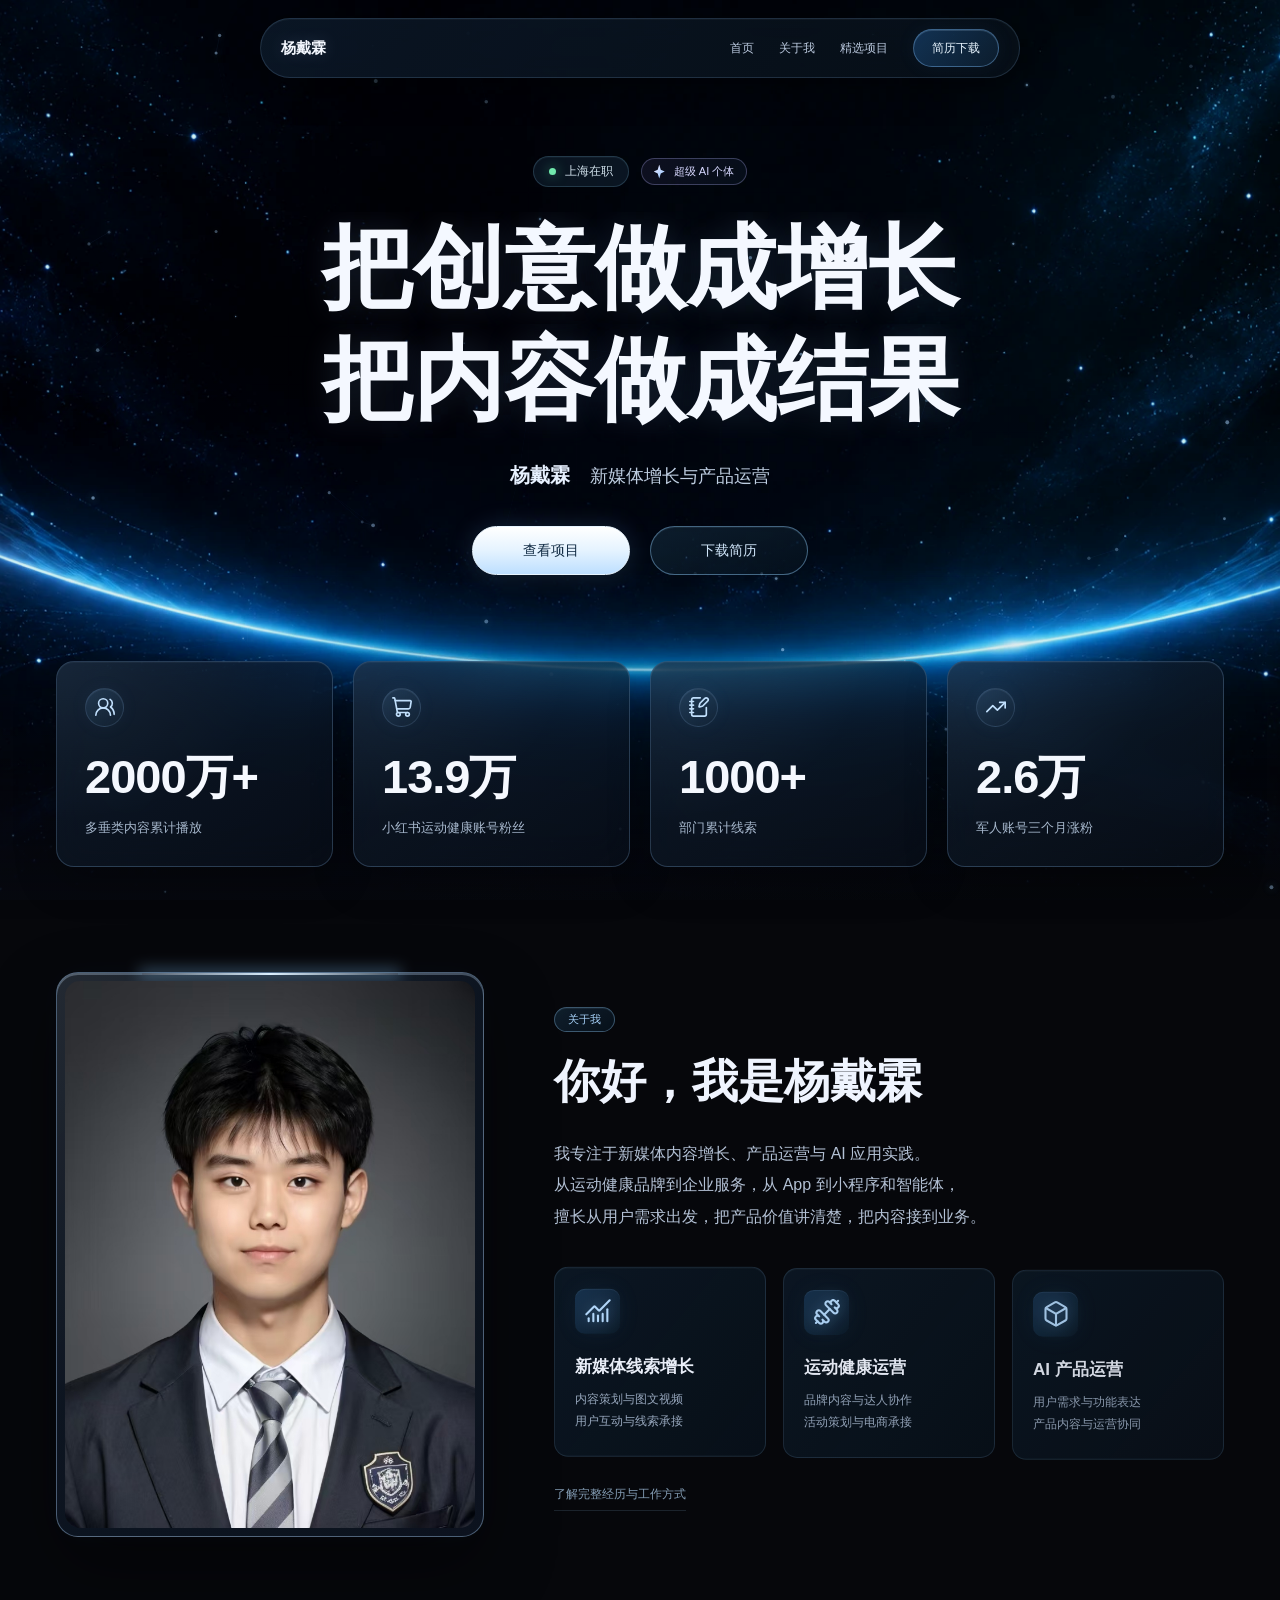
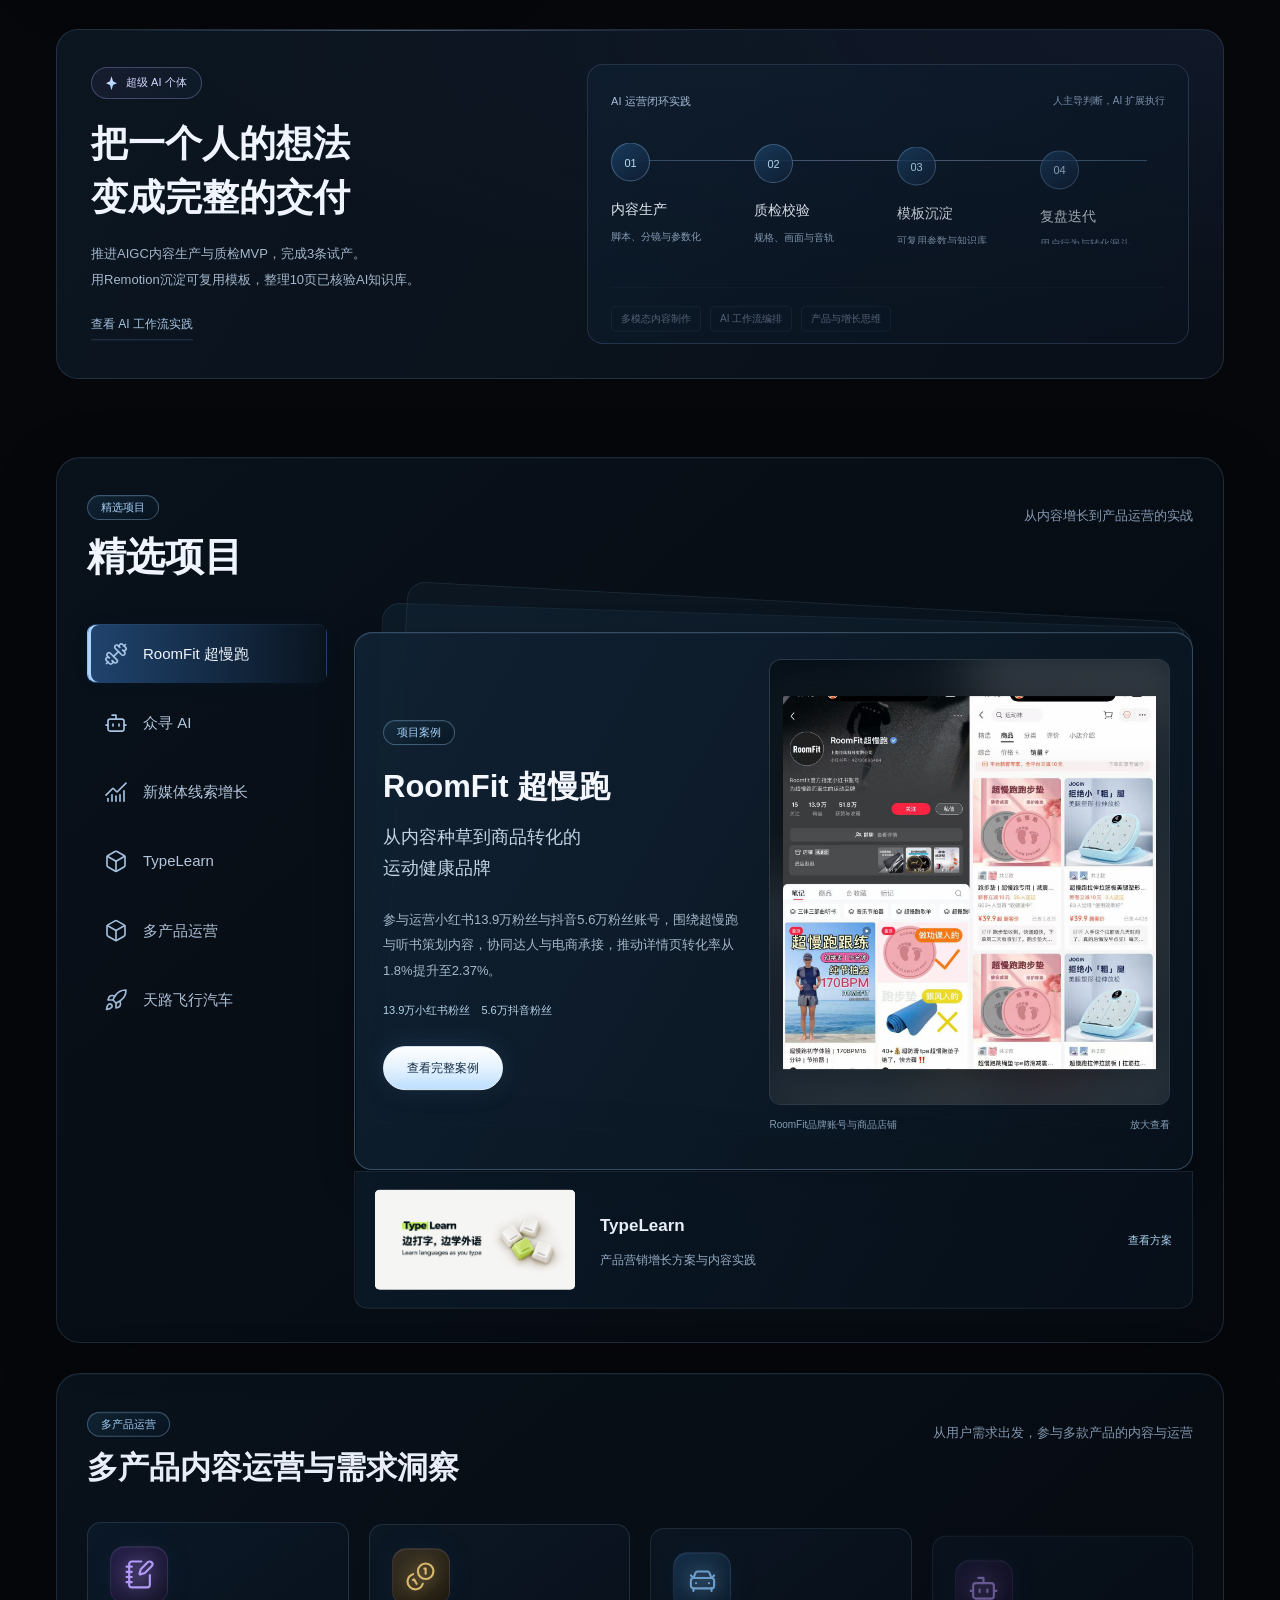
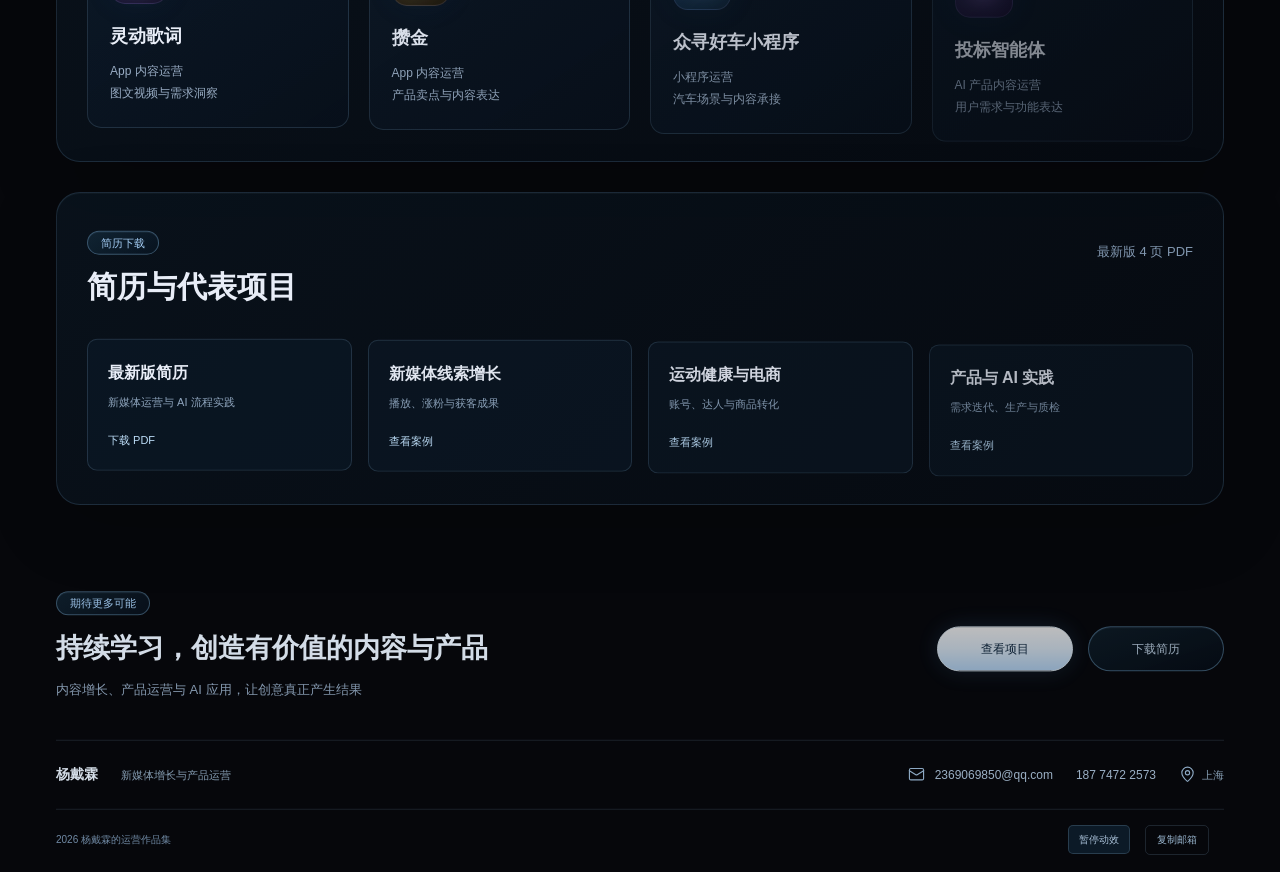
<file: index.html>
<!doctype html><html lang="zh-CN"><head><meta charset="utf-8"><meta name="viewport" content="width=device-width,initial-scale=1"><meta name="description" content="杨戴霖的新媒体运营作品集：多垂类内容累计播放2000万+、部门累计线索1000+，覆盖运动健康、产品与AI流程实践。"><meta name="theme-color" content="#06070b"><meta property="og:title" content="杨戴霖的新媒体增长与产品运营作品集"><meta property="og:description" content="新媒体线索增长、运动健康与AI产品运营。"><title>杨戴霖的新媒体增长与产品运营作品集</title><link rel="icon" href="images/favicon.svg" type="image/svg+xml"><link rel="stylesheet" href="styles.css"><link rel="stylesheet" href="design.css"><link rel="stylesheet" href="motion.css?v=motion2"><script src="vendor/gsap.min.js" defer></script><script src="interactions.js?v=motion2" defer></script><script src="motion.js?v=motion2" defer></script></head><body class="home original-home"><div class="space-backdrop" aria-hidden="true"></div><div class="bg-grid" aria-hidden="true"></div><canvas id="particle-canvas" aria-hidden="true"></canvas><a class="skip-link" href="#main">跳到正文</a><header class="site-header"><div class="header-inner"><a class="wordmark" href="index.html#hero">杨戴霖</a><nav aria-label="主导航"><a href="index.html#hero">首页</a><a href="index.html#about">关于我</a><a href="index.html#work">精选项目</a><a class="nav-resume" href="index.html#resume">简历下载</a></nav></div></header><main id="main"><section class="v-hero shell" id="hero"><div class="v-identity"><p class="v-availability"><span></span>上海在职</p><a class="ai-persona-tag hero-ai-tag" href="#ai-method"><span class="ai-spark" aria-hidden="true"></span>超级 AI 个体</a></div><h1><span class="hero-line"><span>把创意做成增长</span></span><span class="hero-line"><span>把内容做成结果</span></span></h1><p class="v-hero-subtitle">杨戴霖<span>新媒体增长与产品运营</span></p><div class="v-hero-actions"><a class="button v-button-primary" href="#work">查看项目</a><a class="button v-button-ghost" href="resume/resume-latest.pdf?v=20261107" download="杨戴霖_新媒体运营.pdf">下载简历</a></div></section><section class="v-stats shell" aria-label="代表成果"><div class="v-stat"><span class="v-stat-icon"><svg aria-hidden="true" focusable="false"
  xmlns="http://www.w3.org/2000/svg"
  width="24"
  height="24"
  viewBox="0 0 24 24"
  fill="none"
  stroke="currentColor"
  stroke-width="2"
  stroke-linecap="round"
  stroke-linejoin="round"
>
  <path d="M18 21a8 8 0 0 0-16 0" />
  <circle cx="10" cy="8" r="5" />
  <path d="M22 20c0-3.37-2-6.5-4-8a5 5 0 0 0-.45-8.3" />
</svg>
</span><strong style="font-size:clamp(23px,6.8vw,47px);white-space:nowrap">2000万+</strong><p>多垂类内容累计播放</p></div><div class="v-stat"><span class="v-stat-icon"><svg aria-hidden="true" focusable="false"
  xmlns="http://www.w3.org/2000/svg"
  width="24"
  height="24"
  viewBox="0 0 24 24"
  fill="none"
  stroke="currentColor"
  stroke-width="2"
  stroke-linecap="round"
  stroke-linejoin="round"
>
  <path d="m2.05 2.05 1.099-.028a1 1 0 0 1 1.008.815l2.69 14.347A1 1 0 0 0 7.83 18H18" />
  <path d="M4.563 5h16.435a1 1 0 0 1 .981 1.204l-1.026 6.226A2 2 0 0 1 18.962 14H6.25" />
  <circle cx="18" cy="20" r="2" />
  <circle cx="8" cy="20" r="2" />
</svg>
</span><strong>13.9万</strong><p>小红书运动健康账号粉丝</p></div><div class="v-stat"><span class="v-stat-icon"><svg aria-hidden="true" focusable="false"
  xmlns="http://www.w3.org/2000/svg"
  width="24"
  height="24"
  viewBox="0 0 24 24"
  fill="none"
  stroke="currentColor"
  stroke-width="2"
  stroke-linecap="round"
  stroke-linejoin="round"
>
  <path d="M13.4 2H6a2 2 0 0 0-2 2v16a2 2 0 0 0 2 2h12a2 2 0 0 0 2-2v-7.4" />
  <path d="M2 6h4" />
  <path d="M2 10h4" />
  <path d="M2 14h4" />
  <path d="M2 18h4" />
  <path d="M21.378 5.626a1 1 0 1 0-3.004-3.004l-5.01 5.012a2 2 0 0 0-.506.854l-.837 2.87a.5.5 0 0 0 .62.62l2.87-.837a2 2 0 0 0 .854-.506z" />
</svg>
</span><strong>1000+</strong><p>部门累计线索</p></div><div class="v-stat"><span class="v-stat-icon"><svg aria-hidden="true" focusable="false"
  xmlns="http://www.w3.org/2000/svg"
  width="24"
  height="24"
  viewBox="0 0 24 24"
  fill="none"
  stroke="currentColor"
  stroke-width="2"
  stroke-linecap="round"
  stroke-linejoin="round"
>
  <path d="M16 7h6v6" />
  <path d="m22 7-8.5 8.5-5-5L2 17" />
</svg>
</span><strong>2.6万</strong><p>军人账号三个月涨粉</p></div></section><section class="v-about shell" id="about"><figure class="v-portrait"><img src="images/profile.jpg" width="720" height="960" alt="杨戴霖个人照片" loading="lazy"></figure><div class="v-about-copy"><span class="v-label">关于我</span><h2>你好，我是杨戴霖</h2><p>我专注于新媒体内容增长、产品运营与 AI 应用实践。<br>从运动健康品牌到企业服务，从 App 到小程序和智能体，<br class="v-wide-break">擅长从用户需求出发，把产品价值讲清楚，把内容接到业务。</p><div class="v-capabilities"><a href="work/leads.html"><span class="v-cap-icon"><svg aria-hidden="true" focusable="false"
  xmlns="http://www.w3.org/2000/svg"
  width="24"
  height="24"
  viewBox="0 0 24 24"
  fill="none"
  stroke="currentColor"
  stroke-width="2"
  stroke-linecap="round"
  stroke-linejoin="round"
>
  <path d="M12 16v5" />
  <path d="M16 14.639V21" />
  <path d="M20 10.656V21" />
  <path d="m22 3-8.646 8.646a.5.5 0 0 1-.708 0L9.354 8.354a.5.5 0 0 0-.707 0L2 15" />
  <path d="M4 18.463V21" />
  <path d="M8 14.656V21" />
</svg>
</span><h3>新媒体线索增长</h3><p>内容策划与图文视频<br>用户互动与线索承接</p></a><a href="work/health.html"><span class="v-cap-icon"><svg aria-hidden="true" focusable="false"
  xmlns="http://www.w3.org/2000/svg"
  width="24"
  height="24"
  viewBox="0 0 24 24"
  fill="none"
  stroke="currentColor"
  stroke-width="2"
  stroke-linecap="round"
  stroke-linejoin="round"
>
  <path d="M17.596 12.768a2 2 0 1 0 2.829-2.829l-1.768-1.767a2 2 0 0 0 2.828-2.829l-2.828-2.828a2 2 0 0 0-2.829 2.828l-1.767-1.768a2 2 0 1 0-2.829 2.829z" />
  <path d="m2.5 21.5 1.4-1.4" />
  <path d="m20.1 3.9 1.4-1.4" />
  <path d="M5.343 21.485a2 2 0 1 0 2.829-2.828l1.767 1.768a2 2 0 1 0 2.829-2.829l-6.364-6.364a2 2 0 1 0-2.829 2.829l1.768 1.767a2 2 0 0 0-2.828 2.829z" />
  <path d="m9.6 14.4 4.8-4.8" />
</svg>
</span><h3>运动健康运营</h3><p>品牌内容与达人协作<br>活动策划与电商承接</p></a><a href="work/ai.html"><span class="v-cap-icon"><svg aria-hidden="true" focusable="false"
  xmlns="http://www.w3.org/2000/svg"
  width="24"
  height="24"
  viewBox="0 0 24 24"
  fill="none"
  stroke="currentColor"
  stroke-width="2"
  stroke-linecap="round"
  stroke-linejoin="round"
>
  <path d="M21 8a2 2 0 0 0-1-1.73l-7-4a2 2 0 0 0-2 0l-7 4A2 2 0 0 0 3 8v8a2 2 0 0 0 1 1.73l7 4a2 2 0 0 0 2 0l7-4A2 2 0 0 0 21 16Z" />
  <path d="m3.3 7 8.7 5 8.7-5" />
  <path d="M12 22V12" />
</svg>
</span><h3>AI 产品运营</h3><p>用户需求与功能表达<br>产品内容与运营协同</p></a></div><a class="v-about-more" href="about.html">了解完整经历与工作方式</a></div></section><section class="v-ai-profile shell" id="ai-method"><div class="ai-profile-copy"><span class="ai-persona-tag"><span class="ai-spark" aria-hidden="true"></span>超级 AI 个体</span><h2>把一个人的想法<br>变成完整的交付</h2><p>推进AIGC内容生产与质检MVP，完成3条试产。<br>用Remotion沉淀可复用模板，整理10页已核验AI知识库。</p><a class="v-about-more" href="work/ai.html">查看 AI 工作流实践</a></div><div class="ai-workbench"><div class="ai-workbench-top"><span>AI 运营闭环实践</span><span>人主导判断，AI 扩展执行</span></div><div class="ai-workflow" aria-label="从需求到交付的四步工作流"><div><span class="workflow-step">01</span><h3>内容生产</h3><p>脚本、分镜与参数化</p></div><div><span class="workflow-step">02</span><h3>质检校验</h3><p>规格、画面与音轨</p></div><div><span class="workflow-step">03</span><h3>模板沉淀</h3><p>可复用参数与知识库</p></div><div><span class="workflow-step">04</span><h3>复盘迭代</h3><p>用户行为与转化漏斗</p></div></div><div class="ai-skill-notes"><span>多模态内容制作</span><span>AI 工作流编排</span><span>产品与增长思维</span></div></div></section><section class="v-projects shell" id="work"><div class="v-section-heading"><div><span class="v-label">精选项目</span><h2>精选项目</h2></div><p>从内容增长到产品运营的实战</p></div><div class="v-project-layout"><nav class="v-project-nav" aria-label="项目选择"><a href="work/health.html" data-project="health" id="project-tab-health" aria-controls="project-panel-health"><svg aria-hidden="true" focusable="false"
  xmlns="http://www.w3.org/2000/svg"
  width="24"
  height="24"
  viewBox="0 0 24 24"
  fill="none"
  stroke="currentColor"
  stroke-width="2"
  stroke-linecap="round"
  stroke-linejoin="round"
>
  <path d="M17.596 12.768a2 2 0 1 0 2.829-2.829l-1.768-1.767a2 2 0 0 0 2.828-2.829l-2.828-2.828a2 2 0 0 0-2.829 2.828l-1.767-1.768a2 2 0 1 0-2.829 2.829z" />
  <path d="m2.5 21.5 1.4-1.4" />
  <path d="m20.1 3.9 1.4-1.4" />
  <path d="M5.343 21.485a2 2 0 1 0 2.829-2.828l1.767 1.768a2 2 0 1 0 2.829-2.829l-6.364-6.364a2 2 0 1 0-2.829 2.829l1.768 1.767a2 2 0 0 0-2.828 2.829z" />
  <path d="m9.6 14.4 4.8-4.8" />
</svg>
<span>RoomFit 超慢跑</span></a><a href="work/ai.html" data-project="ai" id="project-tab-ai" aria-controls="project-panel-ai"><svg aria-hidden="true" focusable="false"
  xmlns="http://www.w3.org/2000/svg"
  width="24"
  height="24"
  viewBox="0 0 24 24"
  fill="none"
  stroke="currentColor"
  stroke-width="2"
  stroke-linecap="round"
  stroke-linejoin="round"
>
  <path d="M12 8V4H8" />
  <rect width="16" height="12" x="4" y="8" rx="2" />
  <path d="M2 14h2" />
  <path d="M20 14h2" />
  <path d="M15 13v2" />
  <path d="M9 13v2" />
</svg>
<span>众寻 AI</span></a><a href="work/leads.html" data-project="leads" id="project-tab-leads" aria-controls="project-panel-leads"><svg aria-hidden="true" focusable="false"
  xmlns="http://www.w3.org/2000/svg"
  width="24"
  height="24"
  viewBox="0 0 24 24"
  fill="none"
  stroke="currentColor"
  stroke-width="2"
  stroke-linecap="round"
  stroke-linejoin="round"
>
  <path d="M12 16v5" />
  <path d="M16 14.639V21" />
  <path d="M20 10.656V21" />
  <path d="m22 3-8.646 8.646a.5.5 0 0 1-.708 0L9.354 8.354a.5.5 0 0 0-.707 0L2 15" />
  <path d="M4 18.463V21" />
  <path d="M8 14.656V21" />
</svg>
<span>新媒体线索增长</span></a><a href="work/typelearn.html" data-project="typelearn" id="project-tab-typelearn" aria-controls="project-panel-typelearn"><svg aria-hidden="true" focusable="false"
  xmlns="http://www.w3.org/2000/svg"
  width="24"
  height="24"
  viewBox="0 0 24 24"
  fill="none"
  stroke="currentColor"
  stroke-width="2"
  stroke-linecap="round"
  stroke-linejoin="round"
>
  <path d="M21 8a2 2 0 0 0-1-1.73l-7-4a2 2 0 0 0-2 0l-7 4A2 2 0 0 0 3 8v8a2 2 0 0 0 1 1.73l7 4a2 2 0 0 0 2 0l7-4A2 2 0 0 0 21 16Z" />
  <path d="m3.3 7 8.7 5 8.7-5" />
  <path d="M12 22V12" />
</svg>
<span>TypeLearn</span></a><a href="work/software.html" data-project="software" id="project-tab-software" aria-controls="project-panel-software"><svg aria-hidden="true" focusable="false"
  xmlns="http://www.w3.org/2000/svg"
  width="24"
  height="24"
  viewBox="0 0 24 24"
  fill="none"
  stroke="currentColor"
  stroke-width="2"
  stroke-linecap="round"
  stroke-linejoin="round"
>
  <path d="M21 8a2 2 0 0 0-1-1.73l-7-4a2 2 0 0 0-2 0l-7 4A2 2 0 0 0 3 8v8a2 2 0 0 0 1 1.73l7 4a2 2 0 0 0 2 0l7-4A2 2 0 0 0 21 16Z" />
  <path d="m3.3 7 8.7 5 8.7-5" />
  <path d="M12 22V12" />
</svg>
<span>多产品运营</span></a><a href="work/tianlu.html" data-project="tianlu" id="project-tab-tianlu" aria-controls="project-panel-tianlu"><svg aria-hidden="true" focusable="false"
  xmlns="http://www.w3.org/2000/svg"
  width="24"
  height="24"
  viewBox="0 0 24 24"
  fill="none"
  stroke="currentColor"
  stroke-width="2"
  stroke-linecap="round"
  stroke-linejoin="round"
>
  <path d="M12 15v5s3.03-.55 4-2c1.08-1.62 0-5 0-5" />
  <path d="M4.5 16.5c-1.5 1.26-2 5-2 5s3.74-.5 5-2c.71-.84.7-2.13-.09-2.91a2.18 2.18 0 0 0-2.91-.09" />
  <path d="M9 12a22 22 0 0 1 2-3.95A12.88 12.88 0 0 1 22 2c0 2.72-.78 7.5-6 11a22.4 22.4 0 0 1-4 2z" />
  <path d="M9 12H4s.55-3.03 2-4c1.62-1.08 5 .05 5 .05" />
</svg>
<span>天路飞行汽车</span></a></nav><div class="v-project-column"><div class="v-project-stage"><article class="v-project-panel" data-project-panel="health" id="project-panel-health" aria-labelledby="project-tab-health" ><div class="v-project-copy"><span class="v-label">项目案例</span><h3>RoomFit 超慢跑</h3><p class="v-project-headline">从内容种草到商品转化的<br>运动健康品牌</p><p class="v-project-description">参与运营小红书13.9万粉丝与抖音5.6万粉丝账号，围绕超慢跑与听书策划内容，协同达人与电商承接，推动详情页转化率从1.8%提升至2.37%。</p><p class="v-project-metric">13.9万小红书粉丝　5.6万抖音粉丝</p><a class="button v-button-primary" href="work/health.html">查看完整案例</a></div><div class="v-project-media"><figure class="v-case-shot " style="--evidence-image:url(images/work-1.jpg)"><a class="image-link" href="images/work-1.jpg" target="_blank" rel="noopener"><img src="images/work-1.jpg" width="1320" height="1320" alt="RoomFit品牌账号与商品店铺" loading="lazy"></a><figcaption><span>RoomFit品牌账号与商品店铺</span><span>放大查看</span></figcaption></figure></div></article><article class="v-project-panel" data-project-panel="ai" id="project-panel-ai" aria-labelledby="project-tab-ai" hidden><div class="v-project-copy"><span class="v-label">项目案例</span><h3>众寻 AI</h3><p class="v-project-headline">把 AI 产品能力<br>讲成用户听得懂的价值</p><p class="v-project-description">围绕账号绑定、AI私信与智能工牌连接产品和运营；推进AIGC内容生产与质检MVP，用Remotion沉淀参数化模板，把执行转成可复用流程。</p><p class="v-project-metric">账号绑定成功率96%　AI内容试产3条</p><a class="button v-button-primary" href="work/ai.html">查看完整案例</a></div><div class="v-project-media"><div class="v-ai-scene" aria-label="AI产品运营工作内容示意"><div class="v-ai-core"><svg aria-hidden="true" focusable="false"
  xmlns="http://www.w3.org/2000/svg"
  width="24"
  height="24"
  viewBox="0 0 24 24"
  fill="none"
  stroke="currentColor"
  stroke-width="2"
  stroke-linecap="round"
  stroke-linejoin="round"
>
  <path d="M21 8a2 2 0 0 0-1-1.73l-7-4a2 2 0 0 0-2 0l-7 4A2 2 0 0 0 3 8v8a2 2 0 0 0 1 1.73l7 4a2 2 0 0 0 2 0l7-4A2 2 0 0 0 21 16Z" />
  <path d="m3.3 7 8.7 5 8.7-5" />
  <path d="M12 22V12" />
</svg>
<strong>众寻 AI</strong><span>产品价值表达</span></div><div class="v-ai-node v-node-one">用户反馈</div><div class="v-ai-node v-node-two">需求整理</div><div class="v-ai-node v-node-three">内容获客</div><p>账号授权、AI 私信与企业服务</p></div></div></article><article class="v-project-panel" data-project-panel="leads" id="project-panel-leads" aria-labelledby="project-tab-leads" hidden><div class="v-project-copy"><span class="v-label">项目案例</span><h3>新媒体线索增长</h3><p class="v-project-headline">做有共鸣的内容<br>也做有承接的获客</p><p class="v-project-description">负责军人、汽车、招商与企业服务内容，累计播放2000万+；军人账号3个月涨粉2.6万，招商内容累计获取500+条线索，部门全部账号累计线索1000+。</p><p class="v-project-metric">军人账号播放500万+　招商线索500+</p><a class="button v-button-primary" href="work/leads.html">查看完整案例</a></div><div class="v-project-media"><figure class="v-case-shot contain" style="--evidence-image:url(images/work-2.png)"><a class="image-link" href="images/work-2.png" target="_blank" rel="noopener"><img src="images/work-2.png" width="1434" height="798" alt="汽车招商内容与评论咨询" loading="lazy"></a><figcaption><span>汽车招商内容与评论咨询</span><span>放大查看</span></figcaption></figure></div></article><article class="v-project-panel" data-project-panel="typelearn" id="project-panel-typelearn" aria-labelledby="project-tab-typelearn" hidden><div class="v-project-copy"><span class="v-label">项目案例</span><h3>TypeLearn</h3><p class="v-project-headline">从产品定位<br>到营销增长方案</p><p class="v-project-description">围绕“边打字，边学外语”的产品价值，开展市场与竞品研究，设计目标用户、渠道内容、账号分工与首轮需求验证。</p><p class="v-project-metric">增长方案、账号资料、内容排期与演示素材</p><a class="button v-button-primary" href="work/typelearn.html">查看完整案例</a></div><div class="v-project-media"><figure class="v-typelearn-scene"><div class="typelearn-branding"><a class="image-link" href="images/typelearn-brand.jpg" target="_blank" rel="noopener"><img src="images/typelearn-brand.jpg" width="1774" height="887" alt="TypeLearn品牌与产品表达" loading="lazy"></a><span>把学习融入每一次输入</span></div><a class="image-link typelearn-phone" href="images/typelearn-demo.jpg" target="_blank" rel="noopener"><img src="images/typelearn-demo.jpg" width="1080" height="2346" alt="TypeLearn真实功能演示画面" loading="lazy"></a><figcaption><span>TypeLearn 品牌与功能演示</span><span>放大查看</span></figcaption></figure></div></article><article class="v-project-panel" data-project-panel="software" id="project-panel-software" aria-labelledby="project-tab-software" hidden><div class="v-project-copy"><span class="v-label">项目案例</span><h3>多产品运营</h3><p class="v-project-headline">跨产品做内容<br>沿用户需求做运营</p><p class="v-project-description">参与灵动歌词、攒金、众寻好车小程序和投标智能体，通过图文视频、卖点提炼和需求梳理，帮助产品被理解、被使用。</p><p class="v-project-metric">覆盖 App、小程序与 AI 智能体</p><a class="button v-button-primary" href="work/software.html">查看完整案例</a></div><div class="v-project-media"><div class="product-universe"><div class="universe-heading"><span>跨产品运营</span><span>内容与需求</span></div><div class="universe-art"><img src="images/product-universe.webp" width="1254" height="1254" alt="" loading="lazy"><span class="universe-label universe-lyrics">灵动歌词</span><span class="universe-label universe-gold">攒金</span><span class="universe-label universe-car">众寻好车</span><span class="universe-label universe-agent">投标智能体</span></div><div class="universe-bottom"><strong>理解产品，也理解使用它的人</strong><p>App、小程序与 AI 智能体的内容表达</p></div></div></div></article><article class="v-project-panel" data-project-panel="tianlu" id="project-panel-tianlu" aria-labelledby="project-tab-tianlu" hidden><div class="v-project-copy"><span class="v-label">项目案例</span><h3>天路飞行汽车</h3><p class="v-project-headline">科技品牌的日常运营<br>与专项内容策划</p><p class="v-project-description">服务天路飞行汽车客户，负责日常账号运营和策划，参与央视新闻网络直播的客户方专项内容策划。</p><p class="v-project-metric">客户日常内容与直播专项传播</p><a class="button v-button-primary" href="work/tianlu.html">查看完整案例</a></div><div class="v-project-media"><figure class="v-case-shot contain" style="--evidence-image:url(images/tianlu-poster.jpg)"><a class="image-link" href="images/tianlu-poster.jpg" target="_blank" rel="noopener"><img src="images/tianlu-poster.jpg" width="1600" height="2134" alt="天路飞行汽车网络直播品牌预告" loading="lazy"></a><figcaption><span>天路飞行汽车网络直播品牌预告</span><span>放大查看</span></figcaption></figure></div></article></div><a class="v-next-feature" href="work/typelearn.html"><img src="images/typelearn-brand.jpg" width="1774" height="887" alt="TypeLearn增长方案"><span><strong>TypeLearn</strong><span>产品营销增长方案与内容实践</span></span><span class="v-next-action">查看方案</span></a></div></div></section><section class="v-products shell"><div class="v-section-heading"><div><span class="v-label">多产品运营</span><h2>多产品内容运营与需求洞察</h2></div><p>从用户需求出发，参与多款产品的内容与运营</p></div><div class="v-product-grid"><a href="work/software.html"><span class="v-product-icon v-icon-0"><svg aria-hidden="true" focusable="false"
  xmlns="http://www.w3.org/2000/svg"
  width="24"
  height="24"
  viewBox="0 0 24 24"
  fill="none"
  stroke="currentColor"
  stroke-width="2"
  stroke-linecap="round"
  stroke-linejoin="round"
>
  <path d="M13.4 2H6a2 2 0 0 0-2 2v16a2 2 0 0 0 2 2h12a2 2 0 0 0 2-2v-7.4" />
  <path d="M2 6h4" />
  <path d="M2 10h4" />
  <path d="M2 14h4" />
  <path d="M2 18h4" />
  <path d="M21.378 5.626a1 1 0 1 0-3.004-3.004l-5.01 5.012a2 2 0 0 0-.506.854l-.837 2.87a.5.5 0 0 0 .62.62l2.87-.837a2 2 0 0 0 .854-.506z" />
</svg>
</span><h3>灵动歌词</h3><p>App 内容运营<br>图文视频与需求洞察</p></a><a href="work/software.html"><span class="v-product-icon v-icon-1"><svg aria-hidden="true" focusable="false"
  xmlns="http://www.w3.org/2000/svg"
  width="24"
  height="24"
  viewBox="0 0 24 24"
  fill="none"
  stroke="currentColor"
  stroke-width="2"
  stroke-linecap="round"
  stroke-linejoin="round"
>
  <path d="M13.744 17.736a6 6 0 1 1-7.48-7.48" />
  <path d="M15 6h1v4" />
  <path d="m6.134 14.768.866-.5 2 3.464" />
  <circle cx="16" cy="8" r="6" />
</svg>
</span><h3>攒金</h3><p>App 内容运营<br>产品卖点与内容表达</p></a><a href="work/software.html"><span class="v-product-icon v-icon-2"><svg aria-hidden="true" focusable="false"
  xmlns="http://www.w3.org/2000/svg"
  width="24"
  height="24"
  viewBox="0 0 24 24"
  fill="none"
  stroke="currentColor"
  stroke-width="2"
  stroke-linecap="round"
  stroke-linejoin="round"
>
  <path d="m21 8-2 2-1.5-3.7A2 2 0 0 0 15.646 5H8.4a2 2 0 0 0-1.903 1.257L5 10 3 8" />
  <path d="M7 14h.01" />
  <path d="M17 14h.01" />
  <rect width="18" height="8" x="3" y="10" rx="2" />
  <path d="M5 18v2" />
  <path d="M19 18v2" />
</svg>
</span><h3>众寻好车小程序</h3><p>小程序运营<br>汽车场景与内容承接</p></a><a href="work/software.html"><span class="v-product-icon v-icon-3"><svg aria-hidden="true" focusable="false"
  xmlns="http://www.w3.org/2000/svg"
  width="24"
  height="24"
  viewBox="0 0 24 24"
  fill="none"
  stroke="currentColor"
  stroke-width="2"
  stroke-linecap="round"
  stroke-linejoin="round"
>
  <path d="M12 8V4H8" />
  <rect width="16" height="12" x="4" y="8" rx="2" />
  <path d="M2 14h2" />
  <path d="M20 14h2" />
  <path d="M15 13v2" />
  <path d="M9 13v2" />
</svg>
</span><h3>投标智能体</h3><p>AI 产品内容运营<br>用户需求与功能表达</p></a></div></section><section class="v-resume shell" id="resume"><div class="v-section-heading"><div><span class="v-label">简历下载</span><h2>简历与代表项目</h2></div><p>最新版 4 页 PDF</p></div><div class="v-resume-grid"><a href="resume/resume-latest.pdf?v=20261107" download="杨戴霖_新媒体运营.pdf"><div><h3>最新版简历</h3><p>新媒体运营与 AI 流程实践</p></div><span>下载 PDF</span></a><a href="work/leads.html"><div><h3>新媒体线索增长</h3><p>播放、涨粉与获客成果</p></div><span>查看案例</span></a><a href="work/health.html"><div><h3>运动健康与电商</h3><p>账号、达人与商品转化</p></div><span>查看案例</span></a><a href="work/ai.html"><div><h3>产品与 AI 实践</h3><p>需求迭代、生产与质检</p></div><span>查看案例</span></a></div></section></main><footer class="contact"><div class="shell v-footer-main"><div><span class="v-label">期待更多可能</span><h2>持续学习，创造有价值的内容与产品</h2><p>内容增长、产品运营与 AI 应用，让创意真正产生结果</p></div><div class="v-footer-actions"><a class="button v-button-primary" href="index.html#work">查看项目</a><a class="button v-button-ghost" href="resume/resume-latest.pdf?v=20261107" download="杨戴霖_新媒体运营.pdf">下载简历</a></div></div><div class="shell v-contact-row"><div><strong>杨戴霖</strong><span>新媒体增长与产品运营</span></div><div><a class="email" href="mailto:2369069850@qq.com"><svg aria-hidden="true" focusable="false"
  xmlns="http://www.w3.org/2000/svg"
  width="24"
  height="24"
  viewBox="0 0 24 24"
  fill="none"
  stroke="currentColor"
  stroke-width="2"
  stroke-linecap="round"
  stroke-linejoin="round"
>
  <path d="m22 7-8.991 5.727a2 2 0 0 1-2.009 0L2 7" />
  <rect x="2" y="4" width="20" height="16" rx="2" />
</svg>
<span>2369069850@qq.com</span></a><a class="phone" href="tel:18774722573">187 7472 2573</a><span class="v-city"><svg aria-hidden="true" focusable="false"
  xmlns="http://www.w3.org/2000/svg"
  width="24"
  height="24"
  viewBox="0 0 24 24"
  fill="none"
  stroke="currentColor"
  stroke-width="2"
  stroke-linecap="round"
  stroke-linejoin="round"
>
  <path d="M20 10c0 4.993-5.539 10.193-7.399 11.799a1 1 0 0 1-1.202 0C9.539 20.193 4 14.993 4 10a8 8 0 0 1 16 0" />
  <circle cx="12" cy="10" r="3" />
</svg>
上海</span></div></div><div class="shell v-bottom-row"><span>2026 杨戴霖的运营作品集</span><div><button class="motion-toggle" type="button" hidden aria-pressed="true">暂停动效</button><button id="copy-email" class="copy-email" type="button" hidden>复制邮箱</button><p class="copy-status" role="status" aria-live="polite"></p></div></div></footer><dialog class="image-viewer" aria-labelledby="viewer-title"><div class="viewer-toolbar"><p id="viewer-title">作品图片</p><button type="button" class="viewer-close button">关闭</button></div><div class="viewer-stage" tabindex="0" aria-label="图片区域，放大后可滚动查看"><img alt=""></div><div class="viewer-footer"><div class="viewer-pagination"><button class="button" type="button" id="viewer-prev">上一张</button><span id="viewer-count" aria-live="polite"></span><button class="button" type="button" id="viewer-next">下一张</button></div><div class="viewer-actions"><button class="button" id="viewer-zoom" type="button" aria-pressed="false">放大</button><a class="button" id="viewer-original" target="_blank" rel="noopener">原图</a></div></div></dialog></body></html>
</file>
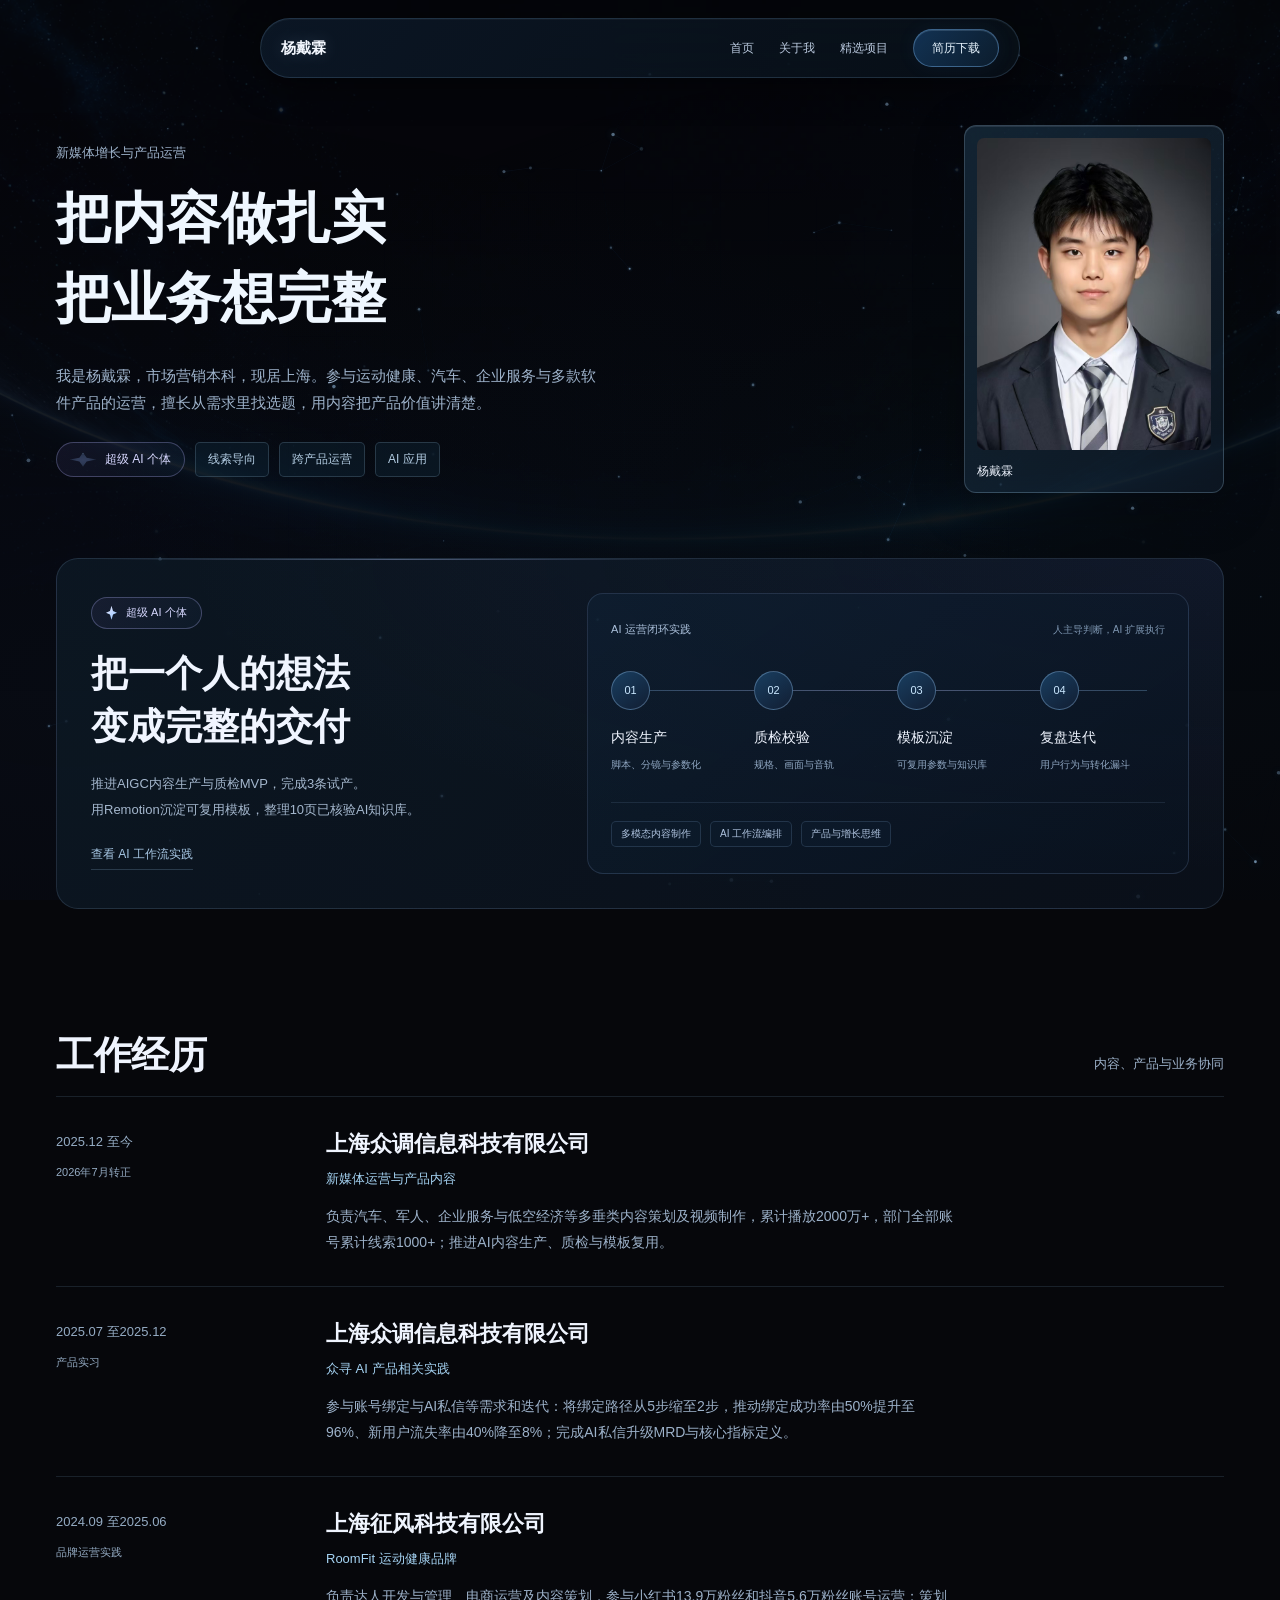
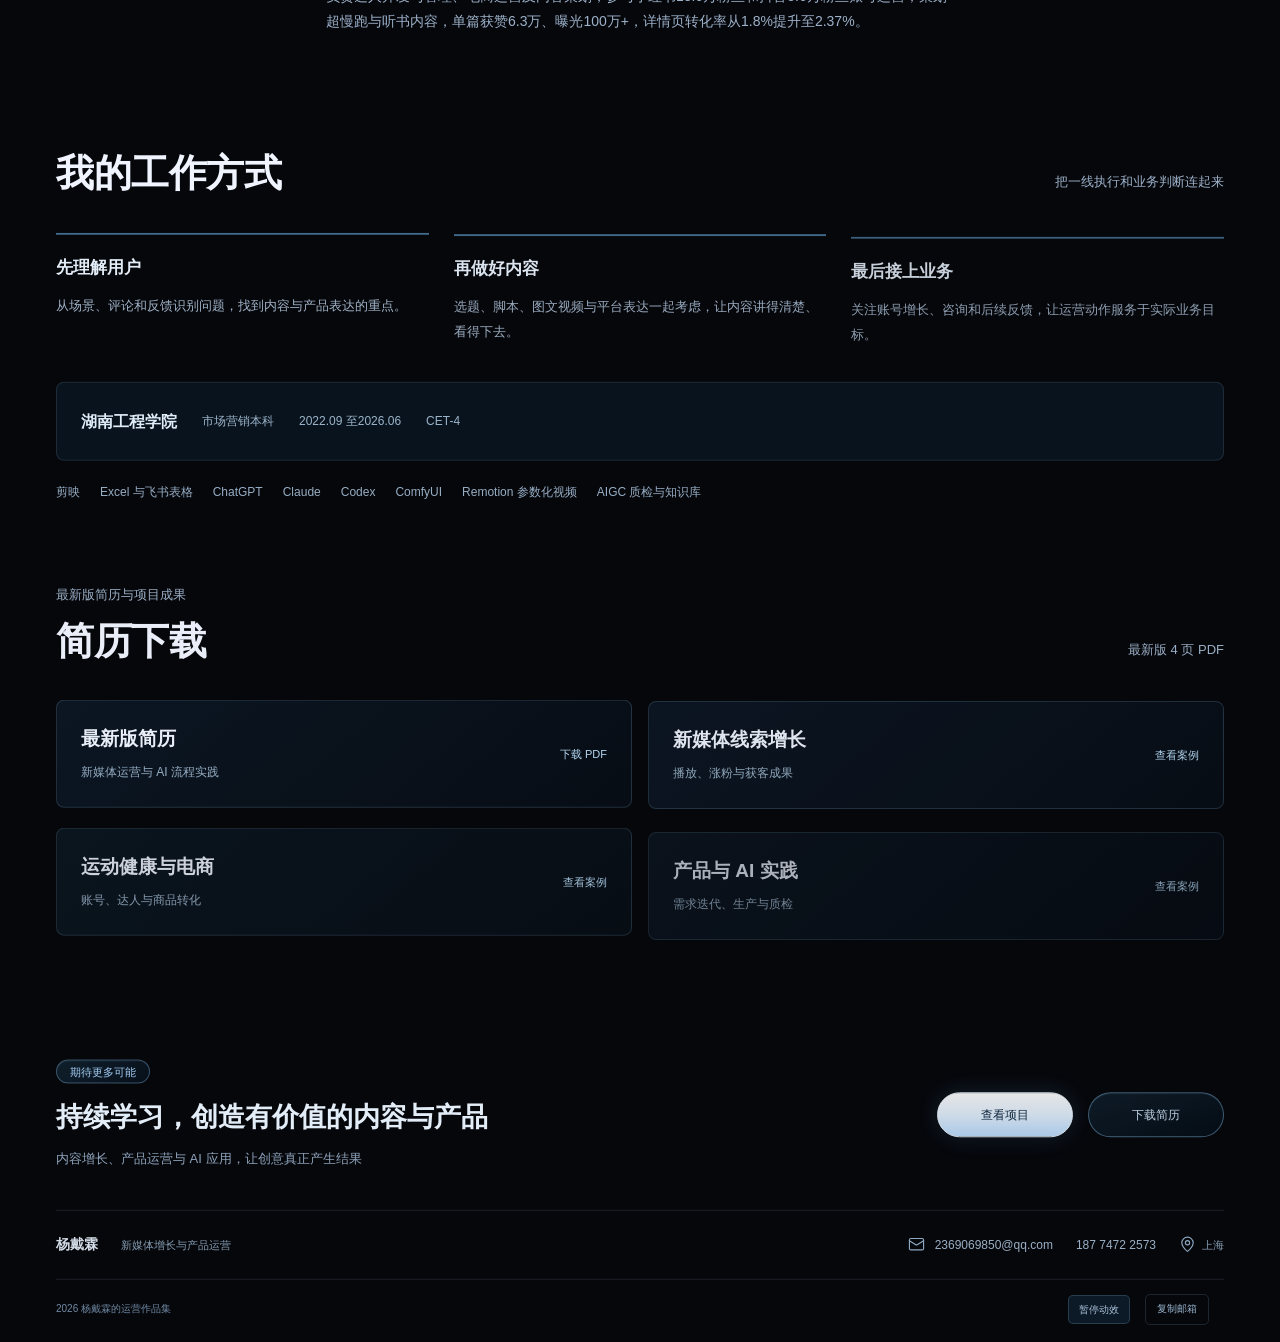
<file: about.html>
<!doctype html><html lang="zh-CN"><head><meta charset="utf-8"><meta name="viewport" content="width=device-width,initial-scale=1"><meta name="description" content="杨戴霖的新媒体运营作品集：多垂类内容累计播放2000万+、部门累计线索1000+，覆盖运动健康、产品与AI流程实践。"><meta name="theme-color" content="#06070b"><meta property="og:title" content="关于杨戴霖与简历下载"><meta property="og:description" content="新媒体线索增长、运动健康与AI产品运营。"><title>关于杨戴霖与简历下载</title><link rel="icon" href="images/favicon.svg" type="image/svg+xml"><link rel="stylesheet" href="styles.css"><link rel="stylesheet" href="design.css"><link rel="stylesheet" href="motion.css?v=motion2"><script src="vendor/gsap.min.js" defer></script><script src="interactions.js?v=motion2" defer></script><script src="motion.js?v=motion2" defer></script></head><body class=""><div class="space-backdrop" aria-hidden="true"></div><div class="bg-grid" aria-hidden="true"></div><canvas id="particle-canvas" aria-hidden="true"></canvas><a class="skip-link" href="#main">跳到正文</a><header class="site-header"><div class="header-inner"><a class="wordmark" href="index.html#hero">杨戴霖</a><nav aria-label="主导航"><a href="index.html#hero">首页</a><a href="index.html#about">关于我</a><a href="index.html#work">精选项目</a><a class="nav-resume" href="index.html#resume">简历下载</a></nav></div></header><main id="main"><section class="about-hero shell"><div><p class="section-kicker">新媒体增长与产品运营</p><h1>把内容做扎实<br>把业务想完整</h1><p class="about-lead">我是杨戴霖，市场营销本科，现居上海。参与运动健康、汽车、企业服务与多款软件产品的运营，擅长从需求里找选题，用内容把产品价值讲清楚。</p><div class="about-tags"><a class="ai-persona-tag" href="#ai-method"><span class="ai-spark" aria-hidden="true"></span>超级 AI 个体</a><span>线索导向</span><span>跨产品运营</span><span>AI 应用</span></div></div><figure class="about-portrait"><img src="images/profile.jpg" width="720" height="960" alt="杨戴霖个人照片"><figcaption>杨戴霖</figcaption></figure></section><section class="v-ai-profile shell" id="ai-method"><div class="ai-profile-copy"><span class="ai-persona-tag"><span class="ai-spark" aria-hidden="true"></span>超级 AI 个体</span><h2>把一个人的想法<br>变成完整的交付</h2><p>推进AIGC内容生产与质检MVP，完成3条试产。<br>用Remotion沉淀可复用模板，整理10页已核验AI知识库。</p><a class="v-about-more" href="work/ai.html">查看 AI 工作流实践</a></div><div class="ai-workbench"><div class="ai-workbench-top"><span>AI 运营闭环实践</span><span>人主导判断，AI 扩展执行</span></div><div class="ai-workflow" aria-label="从需求到交付的四步工作流"><div><span class="workflow-step">01</span><h3>内容生产</h3><p>脚本、分镜与参数化</p></div><div><span class="workflow-step">02</span><h3>质检校验</h3><p>规格、画面与音轨</p></div><div><span class="workflow-step">03</span><h3>模板沉淀</h3><p>可复用参数与知识库</p></div><div><span class="workflow-step">04</span><h3>复盘迭代</h3><p>用户行为与转化漏斗</p></div></div><div class="ai-skill-notes"><span>多模态内容制作</span><span>AI 工作流编排</span><span>产品与增长思维</span></div></div></section><section class="about-section shell"><div class="section-heading"><h2>工作经历</h2><p>内容、产品与业务协同</p></div><div class="career-row"><div>2025.12 至今<span>2026年7月转正</span></div><div><h3>上海众调信息科技有限公司</h3><p class="career-role">新媒体运营与产品内容</p><p>负责汽车、军人、企业服务与低空经济等多垂类内容策划及视频制作，累计播放2000万+，部门全部账号累计线索1000+；推进AI内容生产、质检与模板复用。</p></div></div><div class="career-row"><div>2025.07 至2025.12<span>产品实习</span></div><div><h3>上海众调信息科技有限公司</h3><p class="career-role">众寻 AI 产品相关实践</p><p>参与账号绑定与AI私信等需求和迭代：将绑定路径从5步缩至2步，推动绑定成功率由50%提升至96%、新用户流失率由40%降至8%；完成AI私信升级MRD与核心指标定义。</p></div></div><div class="career-row"><div>2024.09 至2025.06<span>品牌运营实践</span></div><div><h3>上海征风科技有限公司</h3><p class="career-role">RoomFit 运动健康品牌</p><p>负责达人开发与管理、电商运营及内容策划，参与小红书13.9万粉丝和抖音5.6万粉丝账号运营；策划超慢跑与听书内容，单篇获赞6.3万、曝光100万+，详情页转化率从1.8%提升至2.37%。</p></div></div></section><section class="about-section shell"><div class="section-heading"><h2>我的工作方式</h2><p>把一线执行和业务判断连起来</p></div><div class="process-grid"><div><h3>先理解用户</h3><p>从场景、评论和反馈识别问题，找到内容与产品表达的重点。</p></div><div><h3>再做好内容</h3><p>选题、脚本、图文视频与平台表达一起考虑，让内容讲得清楚、看得下去。</p></div><div><h3>最后接上业务</h3><p>关注账号增长、咨询和后续反馈，让运营动作服务于实际业务目标。</p></div></div><div class="education"><strong>湖南工程学院</strong><span>市场营销本科</span><span>2022.09 至2026.06</span><span>CET-4</span></div><div class="tool-line"><span>剪映</span><span>Excel 与飞书表格</span><span>ChatGPT</span><span>Claude</span><span>Codex</span><span>ComfyUI</span><span>Remotion 参数化视频</span><span>AIGC 质检与知识库</span></div></section><section class="about-section resume-section shell" id="resume"><div class="section-heading"><div><p class="section-kicker">最新版简历与项目成果</p><h2>简历下载</h2></div><p>最新版 4 页 PDF</p></div><div class="resume-grid"><a class="resume-card" href="resume/resume-latest.pdf?v=20261107" download="杨戴霖_新媒体运营.pdf"><div><h3>最新版简历</h3><p>新媒体运营与 AI 流程实践</p></div><span>下载 PDF</span></a><a class="resume-card" href="work/leads.html"><div><h3>新媒体线索增长</h3><p>播放、涨粉与获客成果</p></div><span>查看案例</span></a><a class="resume-card" href="work/health.html"><div><h3>运动健康与电商</h3><p>账号、达人与商品转化</p></div><span>查看案例</span></a><a class="resume-card" href="work/ai.html"><div><h3>产品与 AI 实践</h3><p>需求迭代、生产与质检</p></div><span>查看案例</span></a></div></section></main><footer class="contact"><div class="shell v-footer-main"><div><span class="v-label">期待更多可能</span><h2>持续学习，创造有价值的内容与产品</h2><p>内容增长、产品运营与 AI 应用，让创意真正产生结果</p></div><div class="v-footer-actions"><a class="button v-button-primary" href="index.html#work">查看项目</a><a class="button v-button-ghost" href="resume/resume-latest.pdf?v=20261107" download="杨戴霖_新媒体运营.pdf">下载简历</a></div></div><div class="shell v-contact-row"><div><strong>杨戴霖</strong><span>新媒体增长与产品运营</span></div><div><a class="email" href="mailto:2369069850@qq.com"><svg aria-hidden="true" focusable="false"
  xmlns="http://www.w3.org/2000/svg"
  width="24"
  height="24"
  viewBox="0 0 24 24"
  fill="none"
  stroke="currentColor"
  stroke-width="2"
  stroke-linecap="round"
  stroke-linejoin="round"
>
  <path d="m22 7-8.991 5.727a2 2 0 0 1-2.009 0L2 7" />
  <rect x="2" y="4" width="20" height="16" rx="2" />
</svg>
<span>2369069850@qq.com</span></a><a class="phone" href="tel:18774722573">187 7472 2573</a><span class="v-city"><svg aria-hidden="true" focusable="false"
  xmlns="http://www.w3.org/2000/svg"
  width="24"
  height="24"
  viewBox="0 0 24 24"
  fill="none"
  stroke="currentColor"
  stroke-width="2"
  stroke-linecap="round"
  stroke-linejoin="round"
>
  <path d="M20 10c0 4.993-5.539 10.193-7.399 11.799a1 1 0 0 1-1.202 0C9.539 20.193 4 14.993 4 10a8 8 0 0 1 16 0" />
  <circle cx="12" cy="10" r="3" />
</svg>
上海</span></div></div><div class="shell v-bottom-row"><span>2026 杨戴霖的运营作品集</span><div><button class="motion-toggle" type="button" hidden aria-pressed="true">暂停动效</button><button id="copy-email" class="copy-email" type="button" hidden>复制邮箱</button><p class="copy-status" role="status" aria-live="polite"></p></div></div></footer><dialog class="image-viewer" aria-labelledby="viewer-title"><div class="viewer-toolbar"><p id="viewer-title">作品图片</p><button type="button" class="viewer-close button">关闭</button></div><div class="viewer-stage" tabindex="0" aria-label="图片区域，放大后可滚动查看"><img alt=""></div><div class="viewer-footer"><div class="viewer-pagination"><button class="button" type="button" id="viewer-prev">上一张</button><span id="viewer-count" aria-live="polite"></span><button class="button" type="button" id="viewer-next">下一张</button></div><div class="viewer-actions"><button class="button" id="viewer-zoom" type="button" aria-pressed="false">放大</button><a class="button" id="viewer-original" target="_blank" rel="noopener">原图</a></div></div></dialog></body></html>
</file>
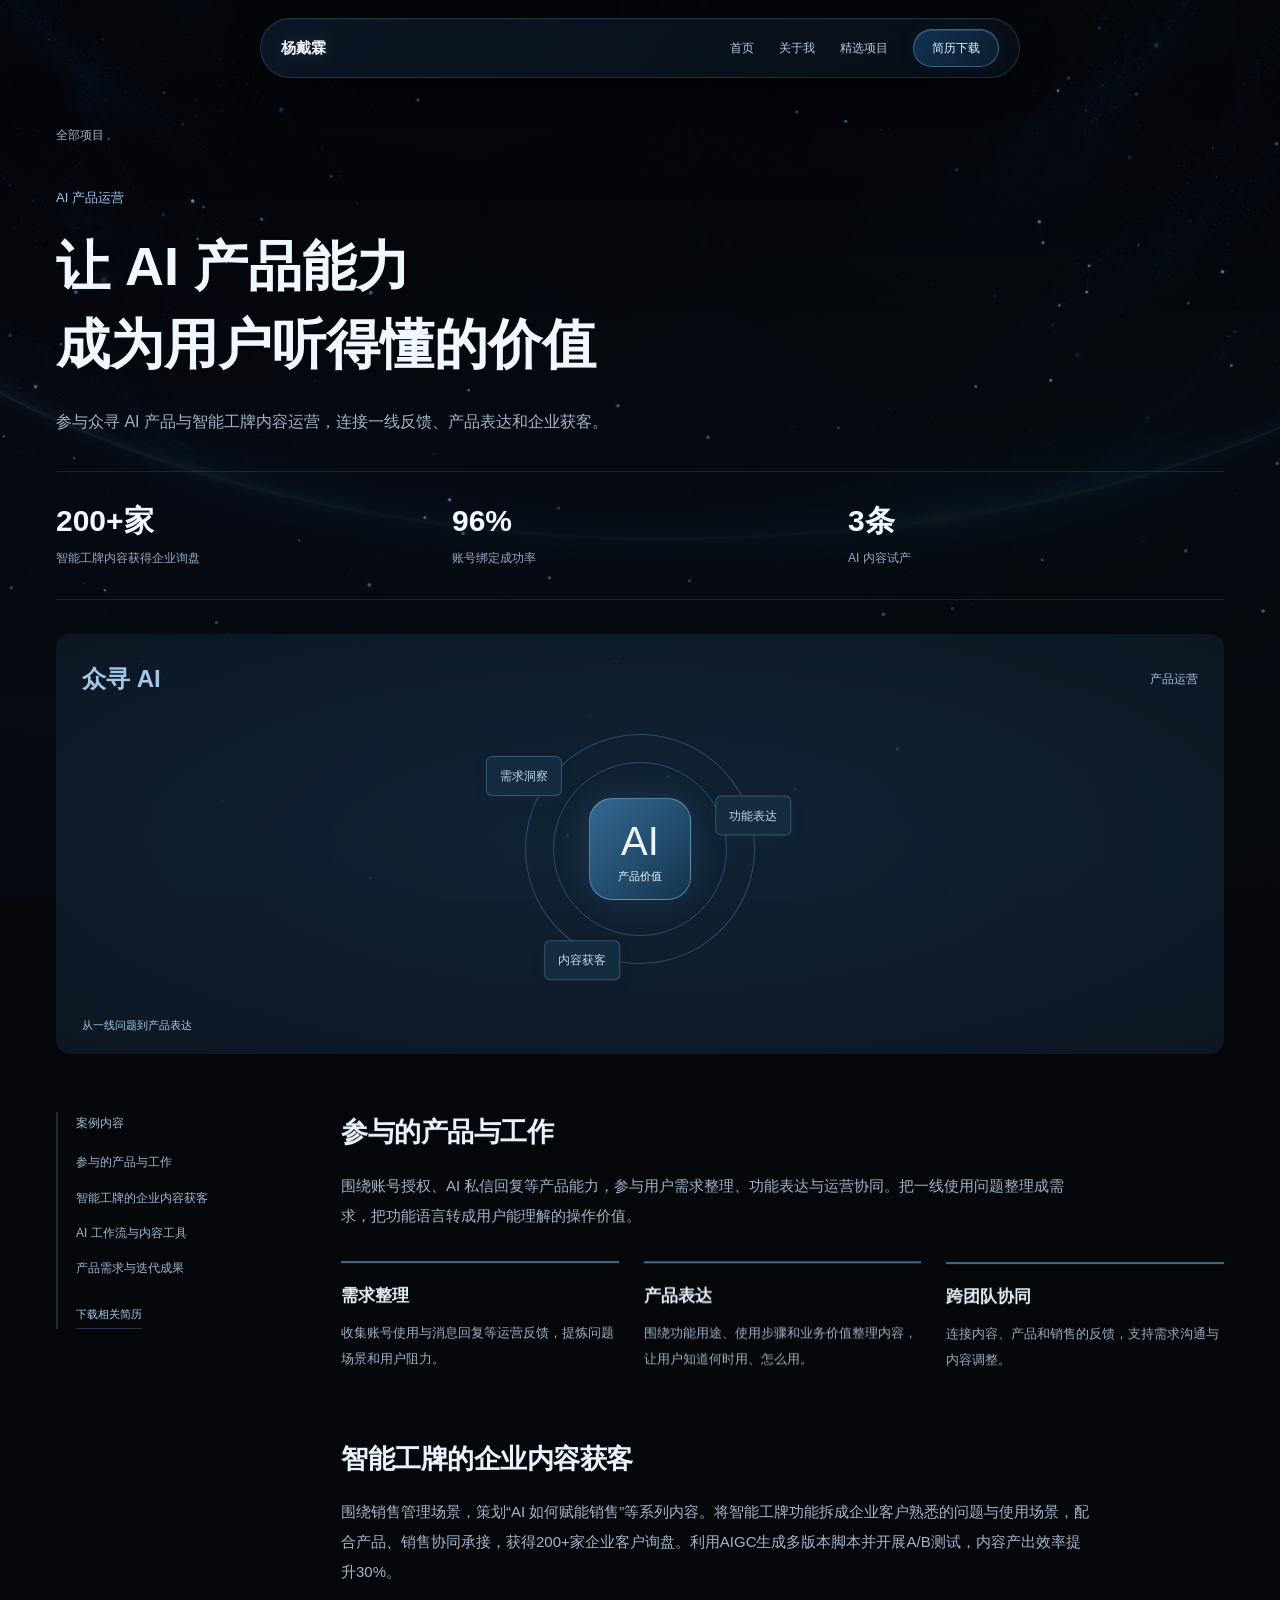
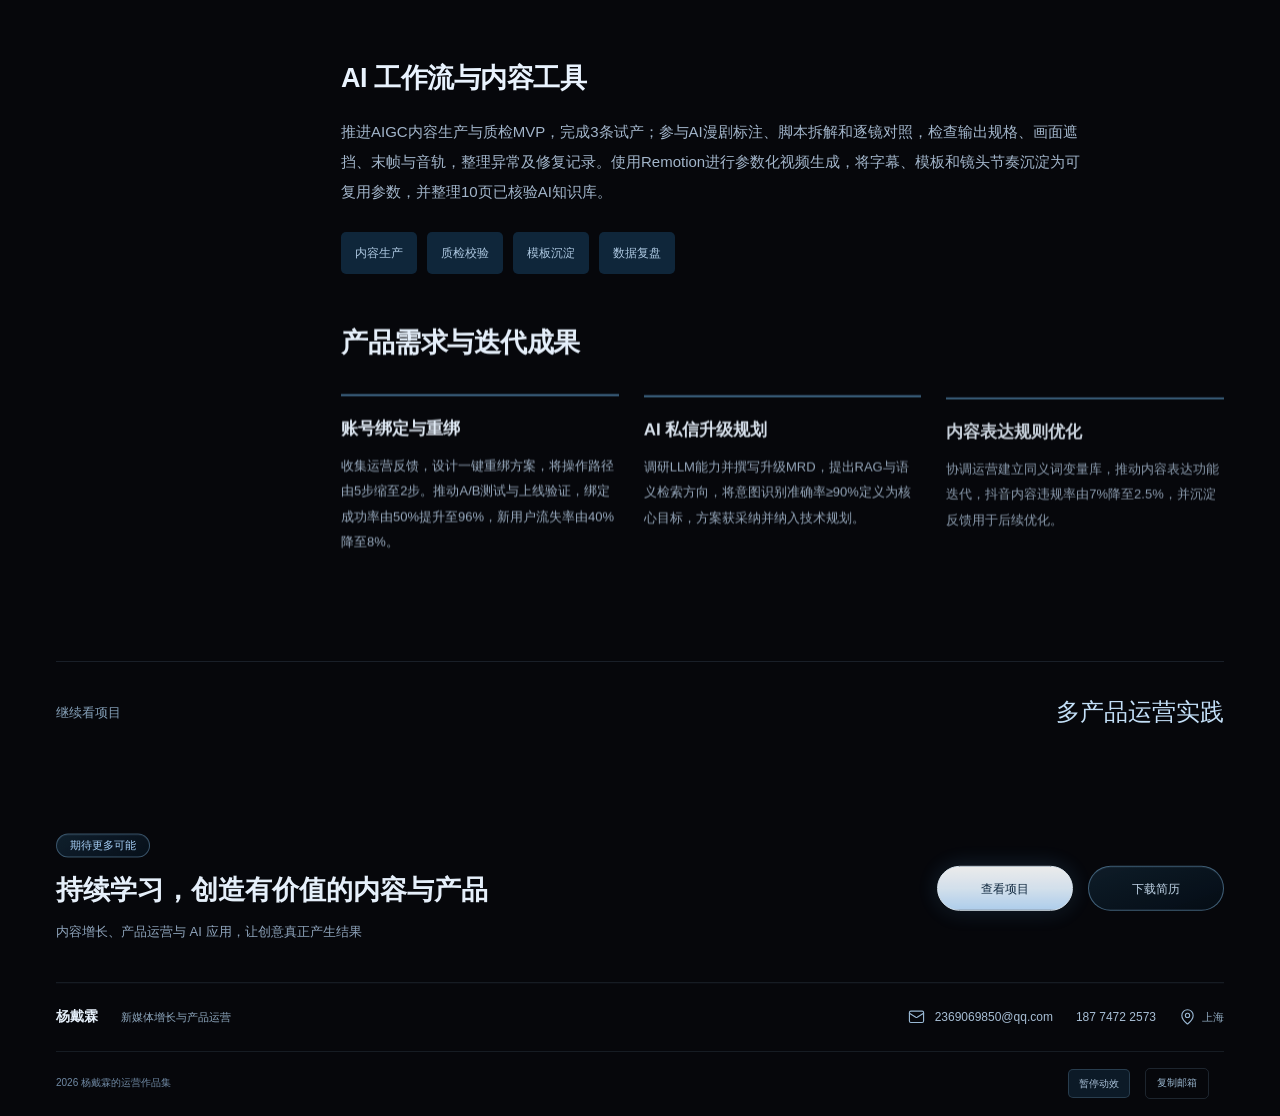
<file: work/ai.html>
<!doctype html><html lang="zh-CN"><head><meta charset="utf-8"><meta name="viewport" content="width=device-width,initial-scale=1"><meta name="description" content="杨戴霖的新媒体运营作品集：多垂类内容累计播放2000万+、部门累计线索1000+，覆盖运动健康、产品与AI流程实践。"><meta name="theme-color" content="#06070b"><meta property="og:title" content="让 AI 产品能力 成为用户听得懂的价值 作品案例"><meta property="og:description" content="新媒体线索增长、运动健康与AI产品运营。"><title>让 AI 产品能力 成为用户听得懂的价值 作品案例</title><link rel="icon" href="../images/favicon.svg" type="image/svg+xml"><link rel="stylesheet" href="../styles.css"><link rel="stylesheet" href="../design.css"><link rel="stylesheet" href="../motion.css?v=motion2"><script src="../vendor/gsap.min.js" defer></script><script src="../interactions.js?v=motion2" defer></script><script src="../motion.js?v=motion2" defer></script></head><body class="case-page"><div class="space-backdrop" aria-hidden="true"></div><div class="bg-grid" aria-hidden="true"></div><canvas id="particle-canvas" aria-hidden="true"></canvas><a class="skip-link" href="#main">跳到正文</a><header class="site-header"><div class="header-inner"><a class="wordmark" href="../index.html#hero">杨戴霖</a><nav aria-label="主导航"><a href="../index.html#hero">首页</a><a href="../index.html#about">关于我</a><a href="../index.html#work">精选项目</a><a class="nav-resume" href="../index.html#resume">简历下载</a></nav></div></header><main id="main"><section class="case-intro shell"><a class="back-link" href="../index.html#work">全部项目</a><p class="case-category">AI 产品运营</p><h1>让 AI 产品能力<br>成为用户听得懂的价值</h1><p class="case-lead">参与众寻 AI 产品与智能工牌内容运营，连接一线反馈、产品表达和企业获客。</p></section><div class="shell"><dl class="case-stats"><div><dt>智能工牌内容获得企业询盘</dt><dd>200+家</dd></div><div><dt>账号绑定成功率</dt><dd>96%</dd></div><div><dt>AI 内容试产</dt><dd>3条</dd></div></dl></div><div class="case-cover shell ai-cover"><div class="ai-art"><div class="ai-art-top"><span>众寻 AI</span><span>产品运营</span></div><div class="ai-orbit"><div class="ai-core">AI<span>产品价值</span></div><span class="orbit-node node-a">需求洞察</span><span class="orbit-node node-b">功能表达</span><span class="orbit-node node-c">内容获客</span></div><div class="ai-art-note">从一线问题到产品表达</div></div></div><div class="case-layout shell"><aside class="case-aside"><p>案例内容</p><nav aria-label="案例目录"><a href="#chapter-0">参与的产品与工作</a><a href="#chapter-1">智能工牌的企业内容获客</a><a href="#chapter-2">AI 工作流与内容工具</a><a href="#chapter-3">产品需求与迭代成果</a></nav><a class="text-link" href="../about.html#resume">下载相关简历</a></aside><div class="case-main"><section id="chapter-0" class="case-chapter"><h2>参与的产品与工作</h2><p>围绕账号授权、AI 私信回复等产品能力，参与用户需求整理、功能表达与运营协同。把一线使用问题整理成需求，把功能语言转成用户能理解的操作价值。</p><div class="process-grid"><div><h3>需求整理</h3><p>收集账号使用与消息回复等运营反馈，提炼问题场景和用户阻力。</p></div><div><h3>产品表达</h3><p>围绕功能用途、使用步骤和业务价值整理内容，让用户知道何时用、怎么用。</p></div><div><h3>跨团队协同</h3><p>连接内容、产品和销售的反馈，支持需求沟通与内容调整。</p></div></div></section><section id="chapter-1" class="case-chapter"><h2>智能工牌的企业内容获客</h2><p>围绕销售管理场景，策划“AI 如何赋能销售”等系列内容。将智能工牌功能拆成企业客户熟悉的问题与使用场景，配合产品、销售协同承接，获得200+家企业客户询盘。利用AIGC生成多版本脚本并开展A/B测试，内容产出效率提升30%。</p></section><section id="chapter-2" class="case-chapter"><h2>AI 工作流与内容工具</h2><p>推进AIGC内容生产与质检MVP，完成3条试产；参与AI漫剧标注、脚本拆解和逐镜对照，检查输出规格、画面遮挡、末帧与音轨，整理异常及修复记录。使用Remotion进行参数化视频生成，将字幕、模板和镜头节奏沉淀为可复用参数，并整理10页已核验AI知识库。</p><div class="method-flow"><span>内容生产</span><span>质检校验</span><span>模板沉淀</span><span>数据复盘</span></div></section><section id="chapter-3" class="case-chapter"><h2>产品需求与迭代成果</h2><div class="process-grid"><div><h3>账号绑定与重绑</h3><p>收集运营反馈，设计一键重绑方案，将操作路径由5步缩至2步。推动A/B测试与上线验证，绑定成功率由50%提升至96%，新用户流失率由40%降至8%。</p></div><div><h3>AI 私信升级规划</h3><p>调研LLM能力并撰写升级MRD，提出RAG与语义检索方向，将意图识别准确率≥90%定义为核心目标，方案获采纳并纳入技术规划。</p></div><div><h3>内容表达规则优化</h3><p>协调运营建立同义词变量库，推动内容表达功能迭代，抖音内容违规率由7%降至2.5%，并沉淀反馈用于后续优化。</p></div></div></section></div></div><div class="shell next-project"><span>继续看项目</span><a href="software.html">多产品运营实践</a></div></main><footer class="contact"><div class="shell v-footer-main"><div><span class="v-label">期待更多可能</span><h2>持续学习，创造有价值的内容与产品</h2><p>内容增长、产品运营与 AI 应用，让创意真正产生结果</p></div><div class="v-footer-actions"><a class="button v-button-primary" href="../index.html#work">查看项目</a><a class="button v-button-ghost" href="../resume/resume-latest.pdf?v=20261107" download="杨戴霖_新媒体运营.pdf">下载简历</a></div></div><div class="shell v-contact-row"><div><strong>杨戴霖</strong><span>新媒体增长与产品运营</span></div><div><a class="email" href="mailto:2369069850@qq.com"><svg aria-hidden="true" focusable="false"
  xmlns="http://www.w3.org/2000/svg"
  width="24"
  height="24"
  viewBox="0 0 24 24"
  fill="none"
  stroke="currentColor"
  stroke-width="2"
  stroke-linecap="round"
  stroke-linejoin="round"
>
  <path d="m22 7-8.991 5.727a2 2 0 0 1-2.009 0L2 7" />
  <rect x="2" y="4" width="20" height="16" rx="2" />
</svg>
<span>2369069850@qq.com</span></a><a class="phone" href="tel:18774722573">187 7472 2573</a><span class="v-city"><svg aria-hidden="true" focusable="false"
  xmlns="http://www.w3.org/2000/svg"
  width="24"
  height="24"
  viewBox="0 0 24 24"
  fill="none"
  stroke="currentColor"
  stroke-width="2"
  stroke-linecap="round"
  stroke-linejoin="round"
>
  <path d="M20 10c0 4.993-5.539 10.193-7.399 11.799a1 1 0 0 1-1.202 0C9.539 20.193 4 14.993 4 10a8 8 0 0 1 16 0" />
  <circle cx="12" cy="10" r="3" />
</svg>
上海</span></div></div><div class="shell v-bottom-row"><span>2026 杨戴霖的运营作品集</span><div><button class="motion-toggle" type="button" hidden aria-pressed="true">暂停动效</button><button id="copy-email" class="copy-email" type="button" hidden>复制邮箱</button><p class="copy-status" role="status" aria-live="polite"></p></div></div></footer><dialog class="image-viewer" aria-labelledby="viewer-title"><div class="viewer-toolbar"><p id="viewer-title">作品图片</p><button type="button" class="viewer-close button">关闭</button></div><div class="viewer-stage" tabindex="0" aria-label="图片区域，放大后可滚动查看"><img alt=""></div><div class="viewer-footer"><div class="viewer-pagination"><button class="button" type="button" id="viewer-prev">上一张</button><span id="viewer-count" aria-live="polite"></span><button class="button" type="button" id="viewer-next">下一张</button></div><div class="viewer-actions"><button class="button" id="viewer-zoom" type="button" aria-pressed="false">放大</button><a class="button" id="viewer-original" target="_blank" rel="noopener">原图</a></div></div></dialog></body></html>
</file>
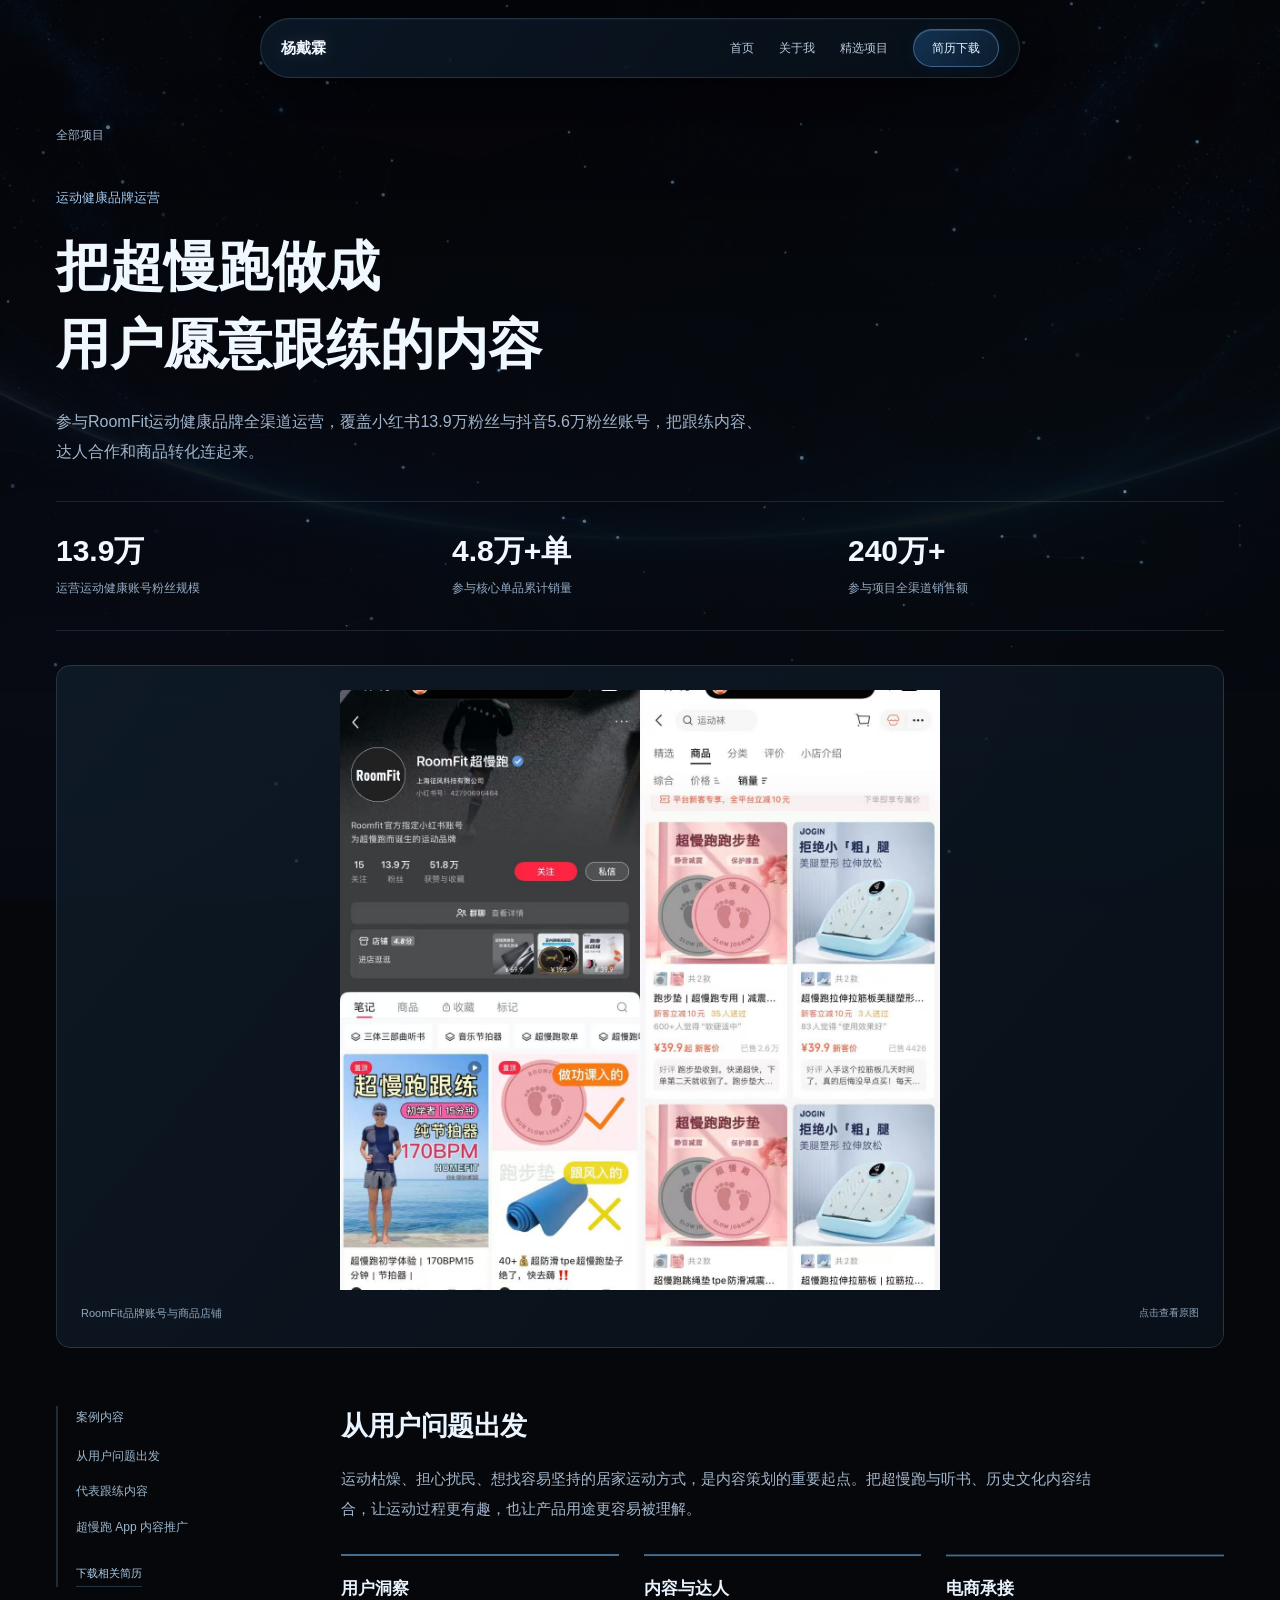
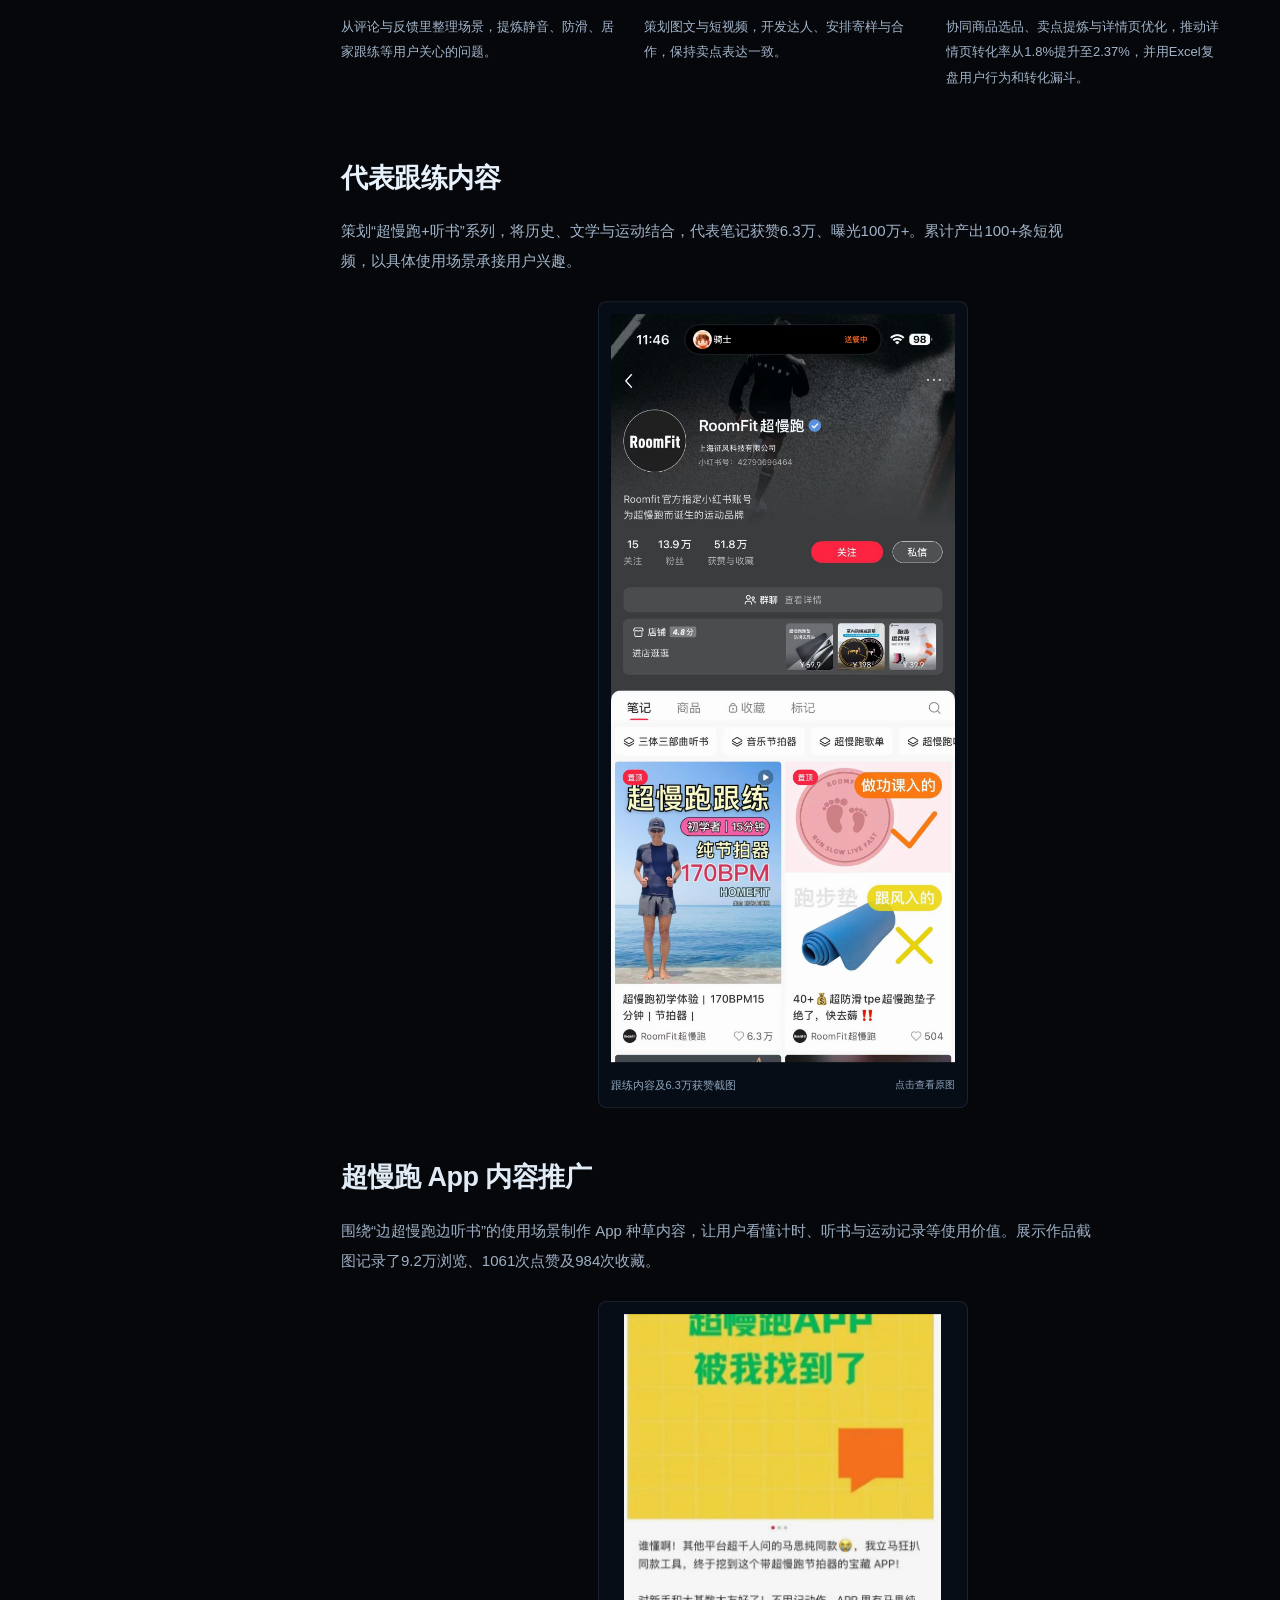
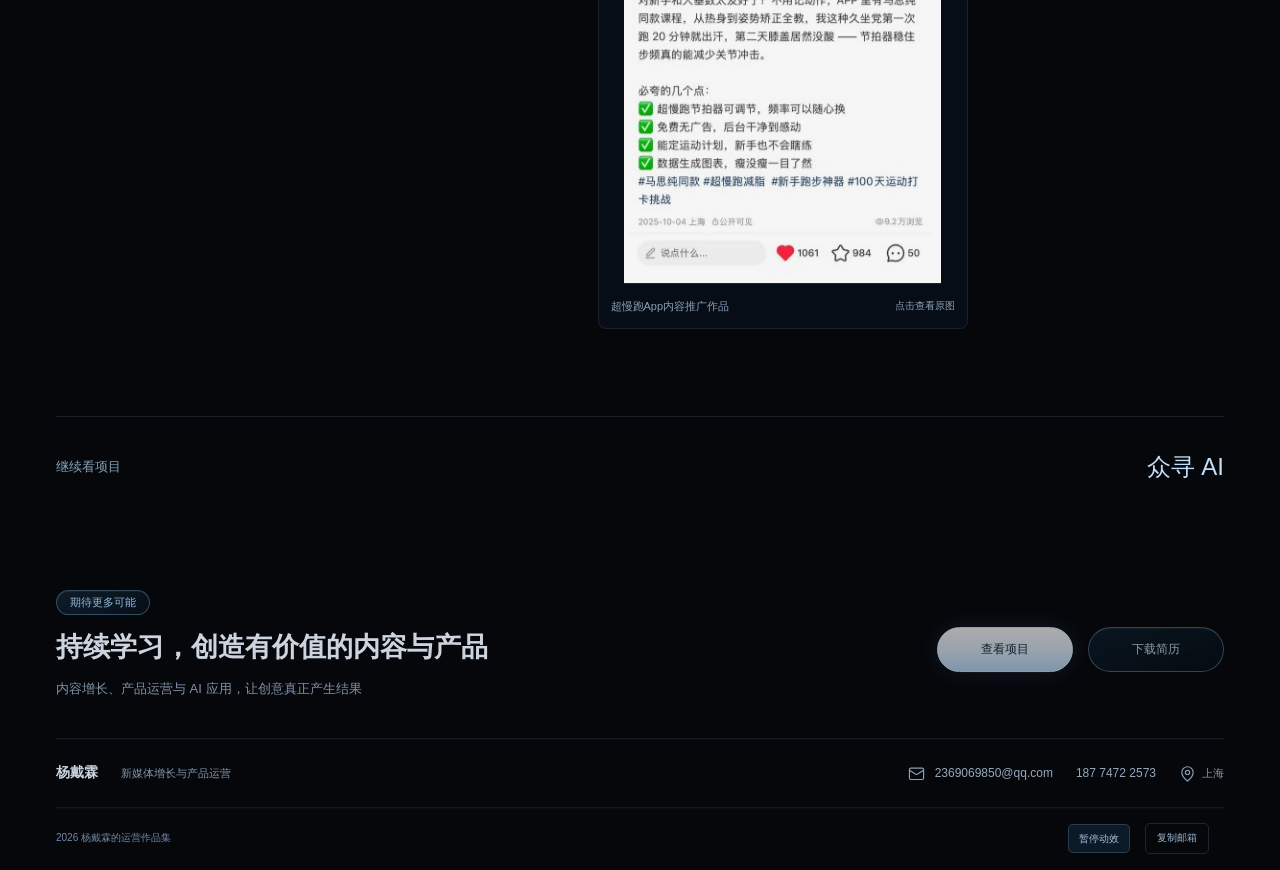
<file: work/health.html>
<!doctype html><html lang="zh-CN"><head><meta charset="utf-8"><meta name="viewport" content="width=device-width,initial-scale=1"><meta name="description" content="杨戴霖的新媒体运营作品集：多垂类内容累计播放2000万+、部门累计线索1000+，覆盖运动健康、产品与AI流程实践。"><meta name="theme-color" content="#06070b"><meta property="og:title" content="把超慢跑做成 用户愿意跟练的内容 作品案例"><meta property="og:description" content="新媒体线索增长、运动健康与AI产品运营。"><title>把超慢跑做成 用户愿意跟练的内容 作品案例</title><link rel="icon" href="../images/favicon.svg" type="image/svg+xml"><link rel="stylesheet" href="../styles.css"><link rel="stylesheet" href="../design.css"><link rel="stylesheet" href="../motion.css?v=motion2"><script src="../vendor/gsap.min.js" defer></script><script src="../interactions.js?v=motion2" defer></script><script src="../motion.js?v=motion2" defer></script></head><body class="case-page"><div class="space-backdrop" aria-hidden="true"></div><div class="bg-grid" aria-hidden="true"></div><canvas id="particle-canvas" aria-hidden="true"></canvas><a class="skip-link" href="#main">跳到正文</a><header class="site-header"><div class="header-inner"><a class="wordmark" href="../index.html#hero">杨戴霖</a><nav aria-label="主导航"><a href="../index.html#hero">首页</a><a href="../index.html#about">关于我</a><a href="../index.html#work">精选项目</a><a class="nav-resume" href="../index.html#resume">简历下载</a></nav></div></header><main id="main"><section class="case-intro shell"><a class="back-link" href="../index.html#work">全部项目</a><p class="case-category">运动健康品牌运营</p><h1>把超慢跑做成<br>用户愿意跟练的内容</h1><p class="case-lead">参与RoomFit运动健康品牌全渠道运营，覆盖小红书13.9万粉丝与抖音5.6万粉丝账号，把跟练内容、达人合作和商品转化连起来。</p></section><div class="shell"><dl class="case-stats"><div><dt>运营运动健康账号粉丝规模</dt><dd>13.9万</dd></div><div><dt>参与核心单品累计销量</dt><dd>4.8万+单</dd></div><div><dt>参与项目全渠道销售额</dt><dd>240万+</dd></div></dl></div><div class="case-cover shell health-cover"><figure class="evidence "><a class="image-link" href="../images/work-1.jpg" target="_blank" rel="noopener"><img src="../images/work-1.jpg" width="1320" height="1320" alt="RoomFit品牌账号与商品店铺" loading="lazy"></a><figcaption><span>RoomFit品牌账号与商品店铺</span><span>点击查看原图</span></figcaption></figure></div><div class="case-layout shell"><aside class="case-aside"><p>案例内容</p><nav aria-label="案例目录"><a href="#chapter-0">从用户问题出发</a><a href="#chapter-1">代表跟练内容</a><a href="#chapter-2">超慢跑 App 内容推广</a></nav><a class="text-link" href="../about.html#resume">下载相关简历</a></aside><div class="case-main"><section id="chapter-0" class="case-chapter"><h2>从用户问题出发</h2><p>运动枯燥、担心扰民、想找容易坚持的居家运动方式，是内容策划的重要起点。把超慢跑与听书、历史文化内容结合，让运动过程更有趣，也让产品用途更容易被理解。</p><div class="process-grid"><div><h3>用户洞察</h3><p>从评论与反馈里整理场景，提炼静音、防滑、居家跟练等用户关心的问题。</p></div><div><h3>内容与达人</h3><p>策划图文与短视频，开发达人、安排寄样与合作，保持卖点表达一致。</p></div><div><h3>电商承接</h3><p>协同商品选品、卖点提炼与详情页优化，推动详情页转化率从1.8%提升至2.37%，并用Excel复盘用户行为和转化漏斗。</p></div></div></section><section id="chapter-1" class="case-chapter"><h2>代表跟练内容</h2><p>策划“超慢跑+听书”系列，将历史、文学与运动结合，代表笔记获赞6.3万、曝光100万+。累计产出100+条短视频，以具体使用场景承接用户兴趣。</p><div class="evidence-narrow"><figure class="evidence "><a class="image-link" href="../images/work-3.jpg" target="_blank" rel="noopener"><img src="../images/work-3.jpg" width="1280" height="2781" alt="跟练内容及6.3万获赞截图" loading="lazy"></a><figcaption><span>跟练内容及6.3万获赞截图</span><span>点击查看原图</span></figcaption></figure></div></section><section id="chapter-2" class="case-chapter"><h2>超慢跑 App 内容推广</h2><p>围绕“边超慢跑边听书”的使用场景制作 App 种草内容，让用户看懂计时、听书与运动记录等使用价值。展示作品截图记录了9.2万浏览、1061次点赞及984次收藏。</p><div class="evidence-narrow"><figure class="evidence "><a class="image-link" href="../images/slow-jog-app-content.jpg" target="_blank" rel="noopener"><img src="../images/slow-jog-app-content.jpg" width="317" height="569" alt="超慢跑App内容推广作品" loading="lazy"></a><figcaption><span>超慢跑App内容推广作品</span><span>点击查看原图</span></figcaption></figure></div></section></div></div><div class="shell next-project"><span>继续看项目</span><a href="ai.html">众寻 AI</a></div></main><footer class="contact"><div class="shell v-footer-main"><div><span class="v-label">期待更多可能</span><h2>持续学习，创造有价值的内容与产品</h2><p>内容增长、产品运营与 AI 应用，让创意真正产生结果</p></div><div class="v-footer-actions"><a class="button v-button-primary" href="../index.html#work">查看项目</a><a class="button v-button-ghost" href="../resume/resume-latest.pdf?v=20261107" download="杨戴霖_新媒体运营.pdf">下载简历</a></div></div><div class="shell v-contact-row"><div><strong>杨戴霖</strong><span>新媒体增长与产品运营</span></div><div><a class="email" href="mailto:2369069850@qq.com"><svg aria-hidden="true" focusable="false"
  xmlns="http://www.w3.org/2000/svg"
  width="24"
  height="24"
  viewBox="0 0 24 24"
  fill="none"
  stroke="currentColor"
  stroke-width="2"
  stroke-linecap="round"
  stroke-linejoin="round"
>
  <path d="m22 7-8.991 5.727a2 2 0 0 1-2.009 0L2 7" />
  <rect x="2" y="4" width="20" height="16" rx="2" />
</svg>
<span>2369069850@qq.com</span></a><a class="phone" href="tel:18774722573">187 7472 2573</a><span class="v-city"><svg aria-hidden="true" focusable="false"
  xmlns="http://www.w3.org/2000/svg"
  width="24"
  height="24"
  viewBox="0 0 24 24"
  fill="none"
  stroke="currentColor"
  stroke-width="2"
  stroke-linecap="round"
  stroke-linejoin="round"
>
  <path d="M20 10c0 4.993-5.539 10.193-7.399 11.799a1 1 0 0 1-1.202 0C9.539 20.193 4 14.993 4 10a8 8 0 0 1 16 0" />
  <circle cx="12" cy="10" r="3" />
</svg>
上海</span></div></div><div class="shell v-bottom-row"><span>2026 杨戴霖的运营作品集</span><div><button class="motion-toggle" type="button" hidden aria-pressed="true">暂停动效</button><button id="copy-email" class="copy-email" type="button" hidden>复制邮箱</button><p class="copy-status" role="status" aria-live="polite"></p></div></div></footer><dialog class="image-viewer" aria-labelledby="viewer-title"><div class="viewer-toolbar"><p id="viewer-title">作品图片</p><button type="button" class="viewer-close button">关闭</button></div><div class="viewer-stage" tabindex="0" aria-label="图片区域，放大后可滚动查看"><img alt=""></div><div class="viewer-footer"><div class="viewer-pagination"><button class="button" type="button" id="viewer-prev">上一张</button><span id="viewer-count" aria-live="polite"></span><button class="button" type="button" id="viewer-next">下一张</button></div><div class="viewer-actions"><button class="button" id="viewer-zoom" type="button" aria-pressed="false">放大</button><a class="button" id="viewer-original" target="_blank" rel="noopener">原图</a></div></div></dialog></body></html>
</file>
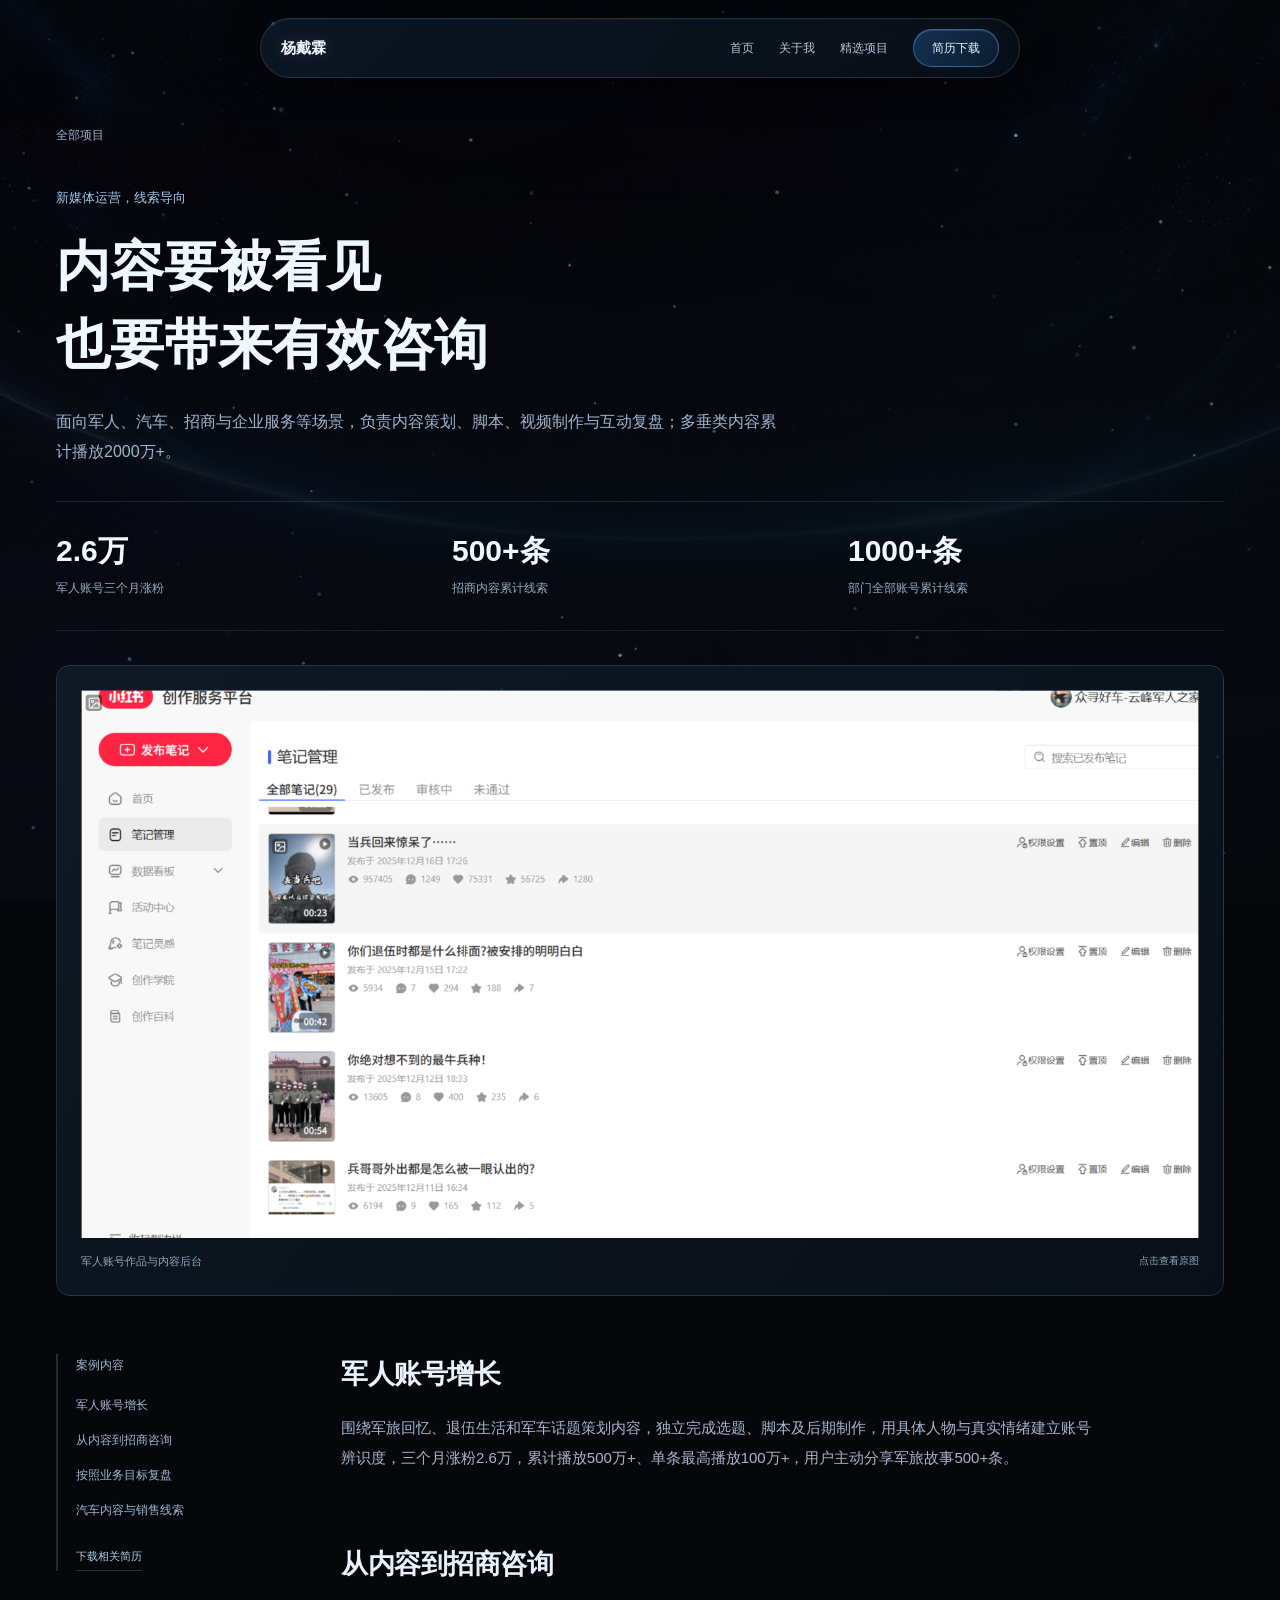
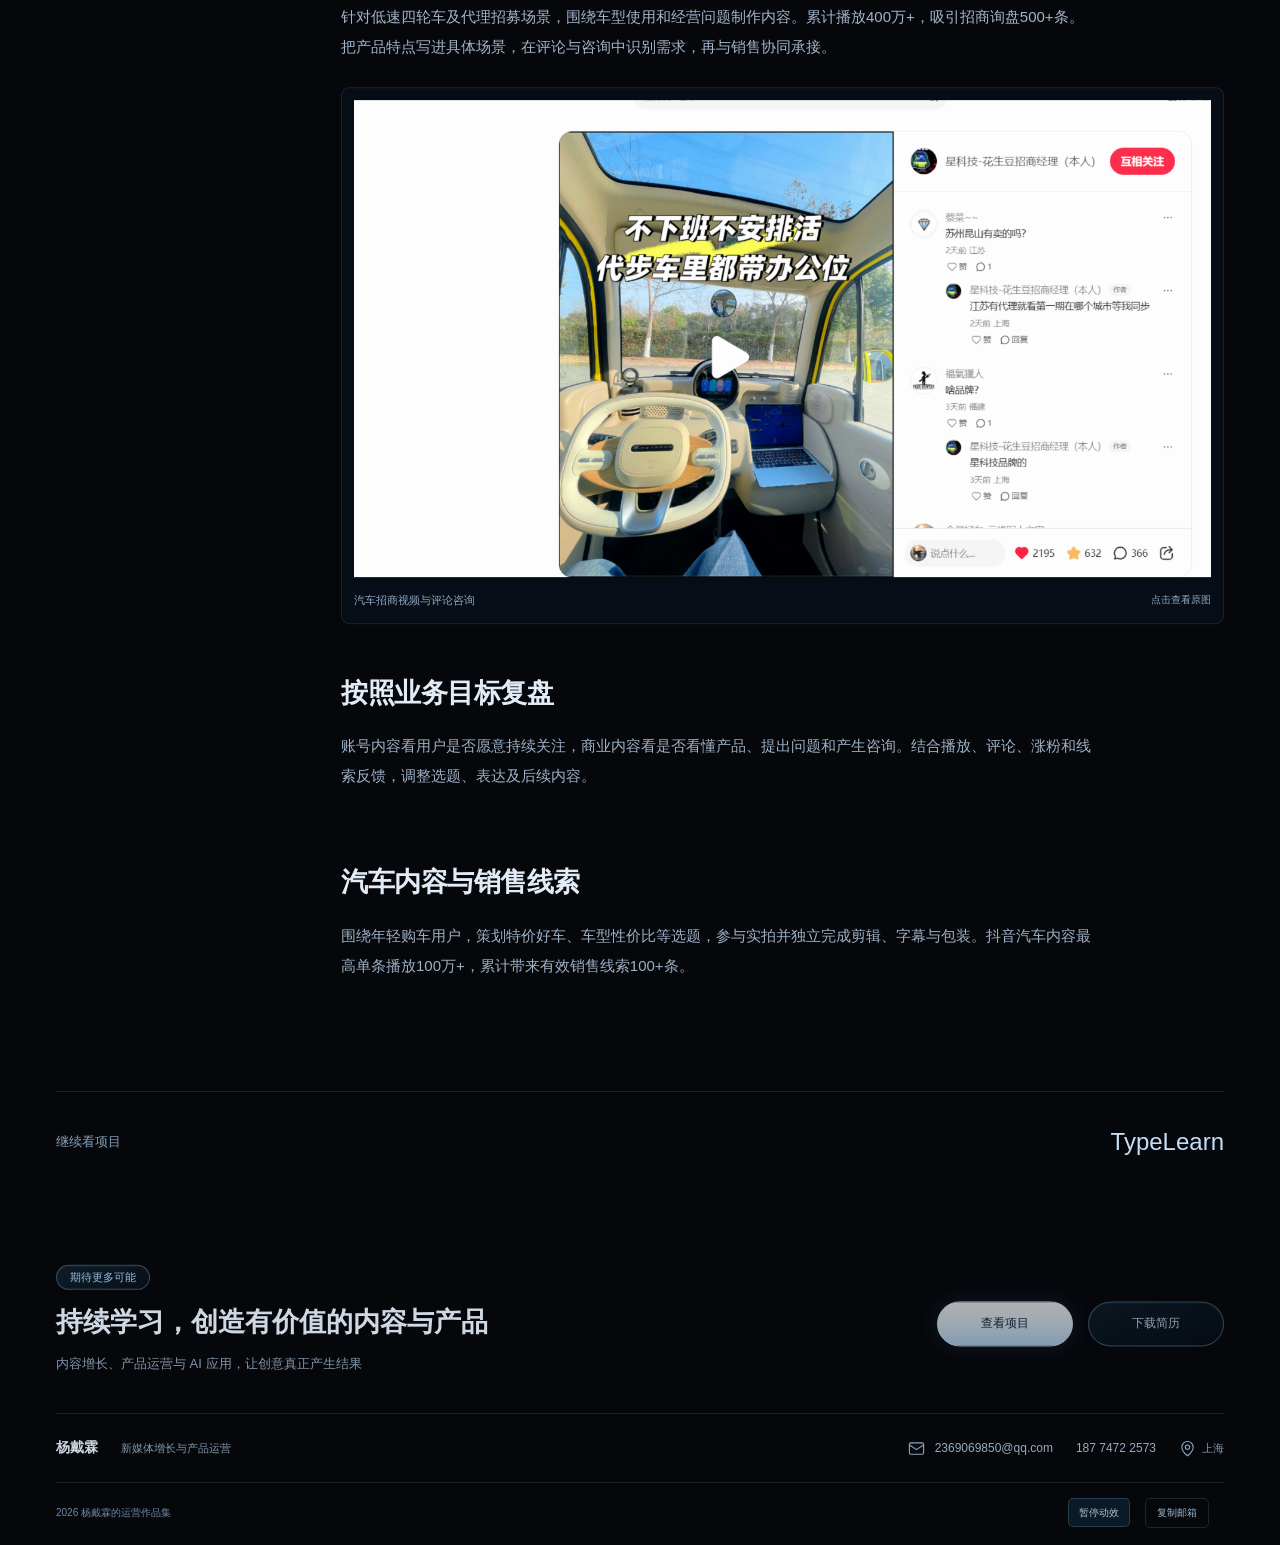
<file: work/leads.html>
<!doctype html><html lang="zh-CN"><head><meta charset="utf-8"><meta name="viewport" content="width=device-width,initial-scale=1"><meta name="description" content="杨戴霖的新媒体运营作品集：多垂类内容累计播放2000万+、部门累计线索1000+，覆盖运动健康、产品与AI流程实践。"><meta name="theme-color" content="#06070b"><meta property="og:title" content="内容要被看见 也要带来有效咨询 作品案例"><meta property="og:description" content="新媒体线索增长、运动健康与AI产品运营。"><title>内容要被看见 也要带来有效咨询 作品案例</title><link rel="icon" href="../images/favicon.svg" type="image/svg+xml"><link rel="stylesheet" href="../styles.css"><link rel="stylesheet" href="../design.css"><link rel="stylesheet" href="../motion.css?v=motion2"><script src="../vendor/gsap.min.js" defer></script><script src="../interactions.js?v=motion2" defer></script><script src="../motion.js?v=motion2" defer></script></head><body class="case-page"><div class="space-backdrop" aria-hidden="true"></div><div class="bg-grid" aria-hidden="true"></div><canvas id="particle-canvas" aria-hidden="true"></canvas><a class="skip-link" href="#main">跳到正文</a><header class="site-header"><div class="header-inner"><a class="wordmark" href="../index.html#hero">杨戴霖</a><nav aria-label="主导航"><a href="../index.html#hero">首页</a><a href="../index.html#about">关于我</a><a href="../index.html#work">精选项目</a><a class="nav-resume" href="../index.html#resume">简历下载</a></nav></div></header><main id="main"><section class="case-intro shell"><a class="back-link" href="../index.html#work">全部项目</a><p class="case-category">新媒体运营，线索导向</p><h1>内容要被看见<br>也要带来有效咨询</h1><p class="case-lead">面向军人、汽车、招商与企业服务等场景，负责内容策划、脚本、视频制作与互动复盘；多垂类内容累计播放2000万+。</p></section><div class="shell"><dl class="case-stats"><div><dt>军人账号三个月涨粉</dt><dd>2.6万</dd></div><div><dt>招商内容累计线索</dt><dd>500+条</dd></div><div><dt>部门全部账号累计线索</dt><dd>1000+条</dd></div></dl></div><div class="case-cover shell leads-cover"><figure class="evidence "><a class="image-link" href="../images/work-4.png" target="_blank" rel="noopener"><img src="../images/work-4.png" width="1704" height="836" alt="军人账号作品与内容后台" loading="lazy"></a><figcaption><span>军人账号作品与内容后台</span><span>点击查看原图</span></figcaption></figure></div><div class="case-layout shell"><aside class="case-aside"><p>案例内容</p><nav aria-label="案例目录"><a href="#chapter-0">军人账号增长</a><a href="#chapter-1">从内容到招商咨询</a><a href="#chapter-2">按照业务目标复盘</a><a href="#chapter-3">汽车内容与销售线索</a></nav><a class="text-link" href="../about.html#resume">下载相关简历</a></aside><div class="case-main"><section id="chapter-0" class="case-chapter"><h2>军人账号增长</h2><p>围绕军旅回忆、退伍生活和军车话题策划内容，独立完成选题、脚本及后期制作，用具体人物与真实情绪建立账号辨识度，三个月涨粉2.6万，累计播放500万+、单条最高播放100万+，用户主动分享军旅故事500+条。</p></section><section id="chapter-1" class="case-chapter"><h2>从内容到招商咨询</h2><p>针对低速四轮车及代理招募场景，围绕车型使用和经营问题制作内容。累计播放400万+，吸引招商询盘500+条。把产品特点写进具体场景，在评论与咨询中识别需求，再与销售协同承接。</p><figure class="evidence "><a class="image-link" href="../images/work-2.png" target="_blank" rel="noopener"><img src="../images/work-2.png" width="1434" height="798" alt="汽车招商视频与评论咨询" loading="lazy"></a><figcaption><span>汽车招商视频与评论咨询</span><span>点击查看原图</span></figcaption></figure></section><section id="chapter-2" class="case-chapter"><h2>按照业务目标复盘</h2><p>账号内容看用户是否愿意持续关注，商业内容看是否看懂产品、提出问题和产生咨询。结合播放、评论、涨粉和线索反馈，调整选题、表达及后续内容。</p></section><section id="chapter-3" class="case-chapter"><h2>汽车内容与销售线索</h2><p>围绕年轻购车用户，策划特价好车、车型性价比等选题，参与实拍并独立完成剪辑、字幕与包装。抖音汽车内容最高单条播放100万+，累计带来有效销售线索100+条。</p></section></div></div><div class="shell next-project"><span>继续看项目</span><a href="typelearn.html">TypeLearn</a></div></main><footer class="contact"><div class="shell v-footer-main"><div><span class="v-label">期待更多可能</span><h2>持续学习，创造有价值的内容与产品</h2><p>内容增长、产品运营与 AI 应用，让创意真正产生结果</p></div><div class="v-footer-actions"><a class="button v-button-primary" href="../index.html#work">查看项目</a><a class="button v-button-ghost" href="../resume/resume-latest.pdf?v=20261107" download="杨戴霖_新媒体运营.pdf">下载简历</a></div></div><div class="shell v-contact-row"><div><strong>杨戴霖</strong><span>新媒体增长与产品运营</span></div><div><a class="email" href="mailto:2369069850@qq.com"><svg aria-hidden="true" focusable="false"
  xmlns="http://www.w3.org/2000/svg"
  width="24"
  height="24"
  viewBox="0 0 24 24"
  fill="none"
  stroke="currentColor"
  stroke-width="2"
  stroke-linecap="round"
  stroke-linejoin="round"
>
  <path d="m22 7-8.991 5.727a2 2 0 0 1-2.009 0L2 7" />
  <rect x="2" y="4" width="20" height="16" rx="2" />
</svg>
<span>2369069850@qq.com</span></a><a class="phone" href="tel:18774722573">187 7472 2573</a><span class="v-city"><svg aria-hidden="true" focusable="false"
  xmlns="http://www.w3.org/2000/svg"
  width="24"
  height="24"
  viewBox="0 0 24 24"
  fill="none"
  stroke="currentColor"
  stroke-width="2"
  stroke-linecap="round"
  stroke-linejoin="round"
>
  <path d="M20 10c0 4.993-5.539 10.193-7.399 11.799a1 1 0 0 1-1.202 0C9.539 20.193 4 14.993 4 10a8 8 0 0 1 16 0" />
  <circle cx="12" cy="10" r="3" />
</svg>
上海</span></div></div><div class="shell v-bottom-row"><span>2026 杨戴霖的运营作品集</span><div><button class="motion-toggle" type="button" hidden aria-pressed="true">暂停动效</button><button id="copy-email" class="copy-email" type="button" hidden>复制邮箱</button><p class="copy-status" role="status" aria-live="polite"></p></div></div></footer><dialog class="image-viewer" aria-labelledby="viewer-title"><div class="viewer-toolbar"><p id="viewer-title">作品图片</p><button type="button" class="viewer-close button">关闭</button></div><div class="viewer-stage" tabindex="0" aria-label="图片区域，放大后可滚动查看"><img alt=""></div><div class="viewer-footer"><div class="viewer-pagination"><button class="button" type="button" id="viewer-prev">上一张</button><span id="viewer-count" aria-live="polite"></span><button class="button" type="button" id="viewer-next">下一张</button></div><div class="viewer-actions"><button class="button" id="viewer-zoom" type="button" aria-pressed="false">放大</button><a class="button" id="viewer-original" target="_blank" rel="noopener">原图</a></div></div></dialog></body></html>
</file>
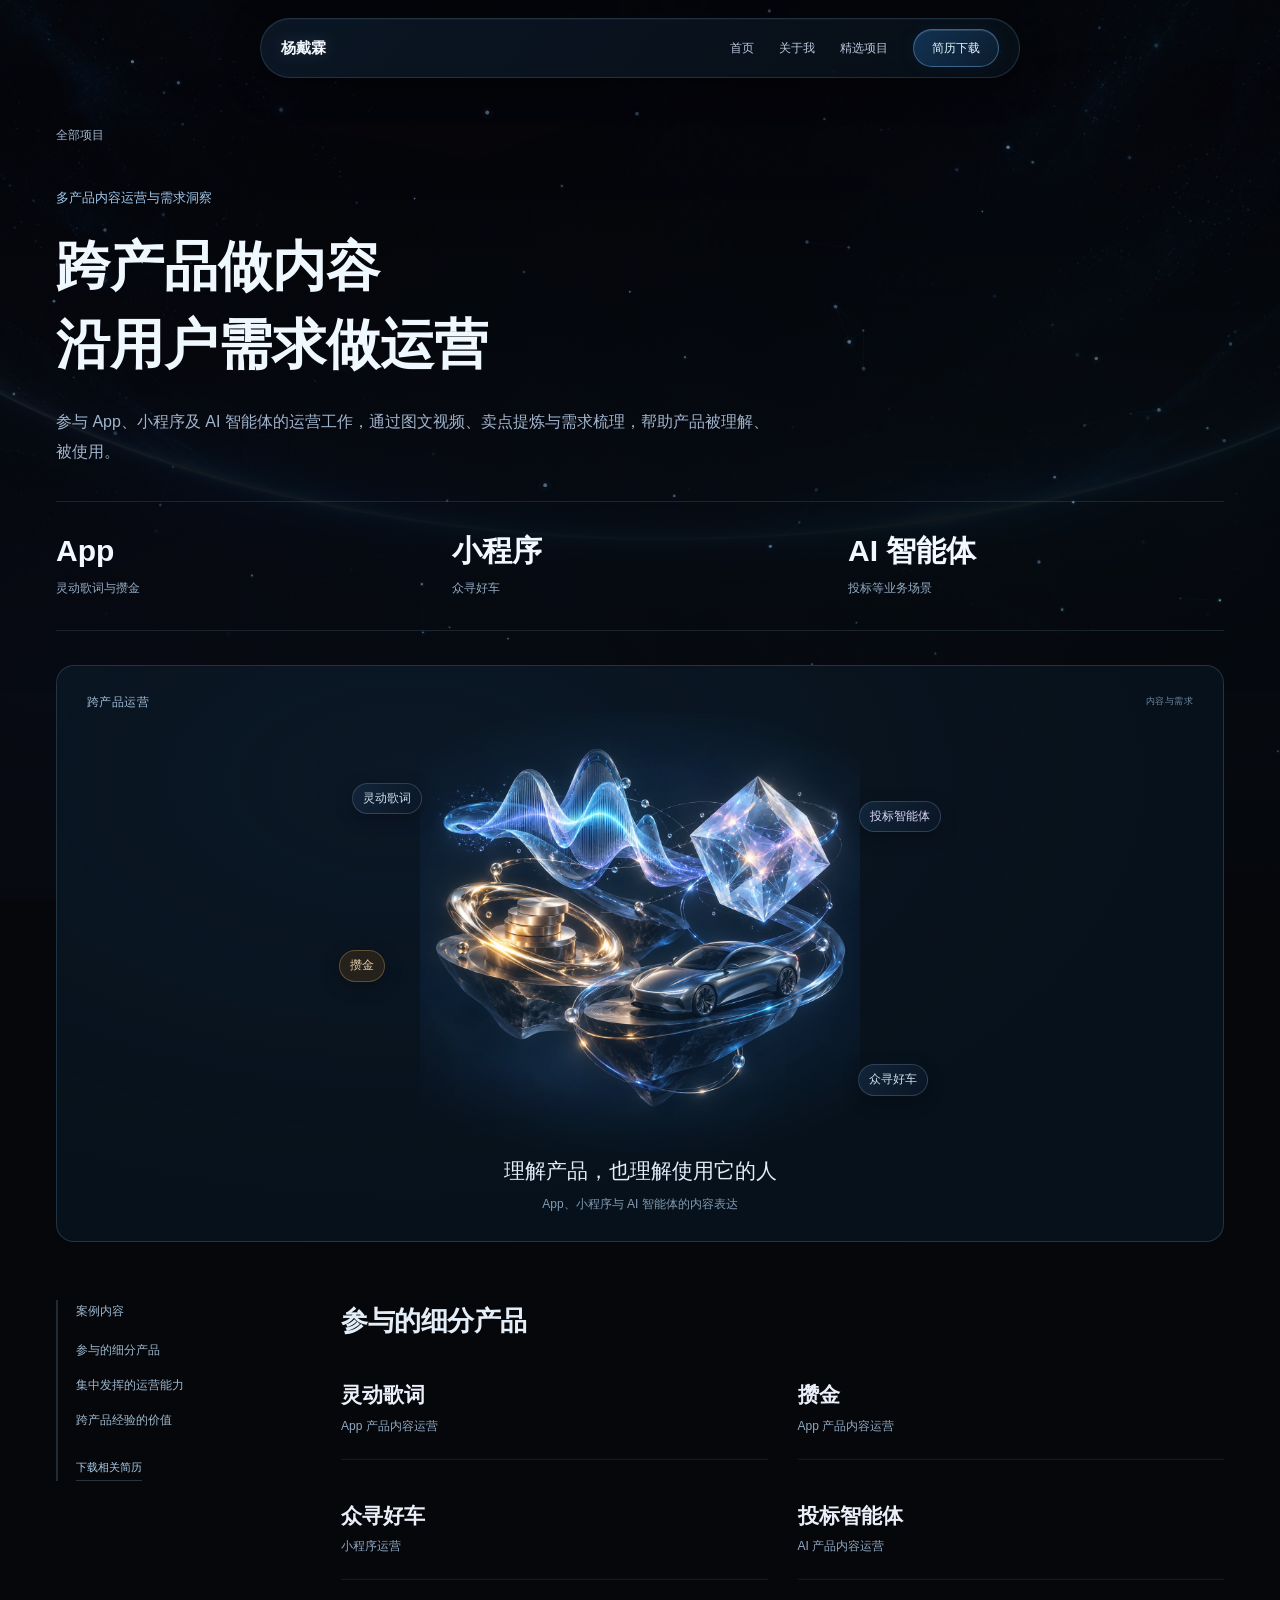
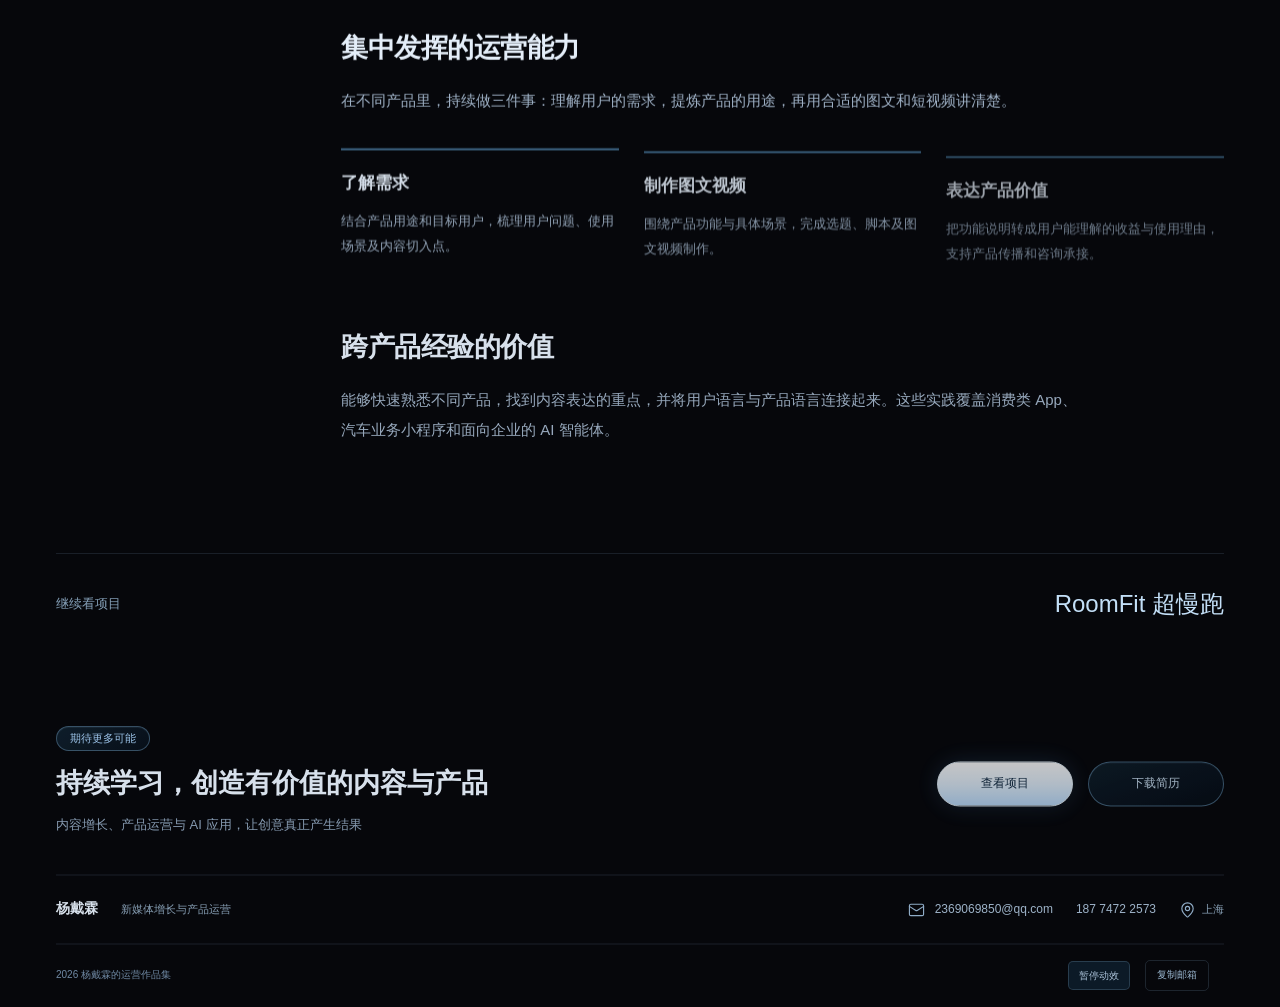
<file: work/software.html>
<!doctype html><html lang="zh-CN"><head><meta charset="utf-8"><meta name="viewport" content="width=device-width,initial-scale=1"><meta name="description" content="杨戴霖的新媒体运营作品集：多垂类内容累计播放2000万+、部门累计线索1000+，覆盖运动健康、产品与AI流程实践。"><meta name="theme-color" content="#06070b"><meta property="og:title" content="跨产品做内容 沿用户需求做运营 作品案例"><meta property="og:description" content="新媒体线索增长、运动健康与AI产品运营。"><title>跨产品做内容 沿用户需求做运营 作品案例</title><link rel="icon" href="../images/favicon.svg" type="image/svg+xml"><link rel="stylesheet" href="../styles.css"><link rel="stylesheet" href="../design.css"><link rel="stylesheet" href="../motion.css?v=motion2"><script src="../vendor/gsap.min.js" defer></script><script src="../interactions.js?v=motion2" defer></script><script src="../motion.js?v=motion2" defer></script></head><body class="case-page"><div class="space-backdrop" aria-hidden="true"></div><div class="bg-grid" aria-hidden="true"></div><canvas id="particle-canvas" aria-hidden="true"></canvas><a class="skip-link" href="#main">跳到正文</a><header class="site-header"><div class="header-inner"><a class="wordmark" href="../index.html#hero">杨戴霖</a><nav aria-label="主导航"><a href="../index.html#hero">首页</a><a href="../index.html#about">关于我</a><a href="../index.html#work">精选项目</a><a class="nav-resume" href="../index.html#resume">简历下载</a></nav></div></header><main id="main"><section class="case-intro shell"><a class="back-link" href="../index.html#work">全部项目</a><p class="case-category">多产品内容运营与需求洞察</p><h1>跨产品做内容<br>沿用户需求做运营</h1><p class="case-lead">参与 App、小程序及 AI 智能体的运营工作，通过图文视频、卖点提炼与需求梳理，帮助产品被理解、被使用。</p></section><div class="shell"><dl class="case-stats"><div><dt>灵动歌词与攒金</dt><dd>App</dd></div><div><dt>众寻好车</dt><dd>小程序</dd></div><div><dt>投标等业务场景</dt><dd>AI 智能体</dd></div></dl></div><div class="case-cover shell software-cover"><div class="product-universe product-universe-wide"><div class="universe-heading"><span>跨产品运营</span><span>内容与需求</span></div><div class="universe-art"><img src="../images/product-universe.webp" width="1254" height="1254" alt="" loading="lazy"><span class="universe-label universe-lyrics">灵动歌词</span><span class="universe-label universe-gold">攒金</span><span class="universe-label universe-car">众寻好车</span><span class="universe-label universe-agent">投标智能体</span></div><div class="universe-bottom"><strong>理解产品，也理解使用它的人</strong><p>App、小程序与 AI 智能体的内容表达</p></div></div></div><div class="case-layout shell"><aside class="case-aside"><p>案例内容</p><nav aria-label="案例目录"><a href="#chapter-0">参与的细分产品</a><a href="#chapter-1">集中发挥的运营能力</a><a href="#chapter-2">跨产品经验的价值</a></nav><a class="text-link" href="../about.html#resume">下载相关简历</a></aside><div class="case-main"><section id="chapter-0" class="case-chapter"><h2>参与的细分产品</h2><div class="product-list"><div><h3>灵动歌词</h3><span>App 产品内容运营</span></div><div><h3>攒金</h3><span>App 产品内容运营</span></div><div><h3>众寻好车</h3><span>小程序运营</span></div><div><h3>投标智能体</h3><span>AI 产品内容运营</span></div></div></section><section id="chapter-1" class="case-chapter"><h2>集中发挥的运营能力</h2><p>在不同产品里，持续做三件事：理解用户的需求，提炼产品的用途，再用合适的图文和短视频讲清楚。</p><div class="process-grid"><div><h3>了解需求</h3><p>结合产品用途和目标用户，梳理用户问题、使用场景及内容切入点。</p></div><div><h3>制作图文视频</h3><p>围绕产品功能与具体场景，完成选题、脚本及图文视频制作。</p></div><div><h3>表达产品价值</h3><p>把功能说明转成用户能理解的收益与使用理由，支持产品传播和咨询承接。</p></div></div></section><section id="chapter-2" class="case-chapter"><h2>跨产品经验的价值</h2><p>能够快速熟悉不同产品，找到内容表达的重点，并将用户语言与产品语言连接起来。这些实践覆盖消费类 App、汽车业务小程序和面向企业的 AI 智能体。</p></section></div></div><div class="shell next-project"><span>继续看项目</span><a href="health.html">RoomFit 超慢跑</a></div></main><footer class="contact"><div class="shell v-footer-main"><div><span class="v-label">期待更多可能</span><h2>持续学习，创造有价值的内容与产品</h2><p>内容增长、产品运营与 AI 应用，让创意真正产生结果</p></div><div class="v-footer-actions"><a class="button v-button-primary" href="../index.html#work">查看项目</a><a class="button v-button-ghost" href="../resume/resume-latest.pdf?v=20261107" download="杨戴霖_新媒体运营.pdf">下载简历</a></div></div><div class="shell v-contact-row"><div><strong>杨戴霖</strong><span>新媒体增长与产品运营</span></div><div><a class="email" href="mailto:2369069850@qq.com"><svg aria-hidden="true" focusable="false"
  xmlns="http://www.w3.org/2000/svg"
  width="24"
  height="24"
  viewBox="0 0 24 24"
  fill="none"
  stroke="currentColor"
  stroke-width="2"
  stroke-linecap="round"
  stroke-linejoin="round"
>
  <path d="m22 7-8.991 5.727a2 2 0 0 1-2.009 0L2 7" />
  <rect x="2" y="4" width="20" height="16" rx="2" />
</svg>
<span>2369069850@qq.com</span></a><a class="phone" href="tel:18774722573">187 7472 2573</a><span class="v-city"><svg aria-hidden="true" focusable="false"
  xmlns="http://www.w3.org/2000/svg"
  width="24"
  height="24"
  viewBox="0 0 24 24"
  fill="none"
  stroke="currentColor"
  stroke-width="2"
  stroke-linecap="round"
  stroke-linejoin="round"
>
  <path d="M20 10c0 4.993-5.539 10.193-7.399 11.799a1 1 0 0 1-1.202 0C9.539 20.193 4 14.993 4 10a8 8 0 0 1 16 0" />
  <circle cx="12" cy="10" r="3" />
</svg>
上海</span></div></div><div class="shell v-bottom-row"><span>2026 杨戴霖的运营作品集</span><div><button class="motion-toggle" type="button" hidden aria-pressed="true">暂停动效</button><button id="copy-email" class="copy-email" type="button" hidden>复制邮箱</button><p class="copy-status" role="status" aria-live="polite"></p></div></div></footer><dialog class="image-viewer" aria-labelledby="viewer-title"><div class="viewer-toolbar"><p id="viewer-title">作品图片</p><button type="button" class="viewer-close button">关闭</button></div><div class="viewer-stage" tabindex="0" aria-label="图片区域，放大后可滚动查看"><img alt=""></div><div class="viewer-footer"><div class="viewer-pagination"><button class="button" type="button" id="viewer-prev">上一张</button><span id="viewer-count" aria-live="polite"></span><button class="button" type="button" id="viewer-next">下一张</button></div><div class="viewer-actions"><button class="button" id="viewer-zoom" type="button" aria-pressed="false">放大</button><a class="button" id="viewer-original" target="_blank" rel="noopener">原图</a></div></div></dialog></body></html>
</file>
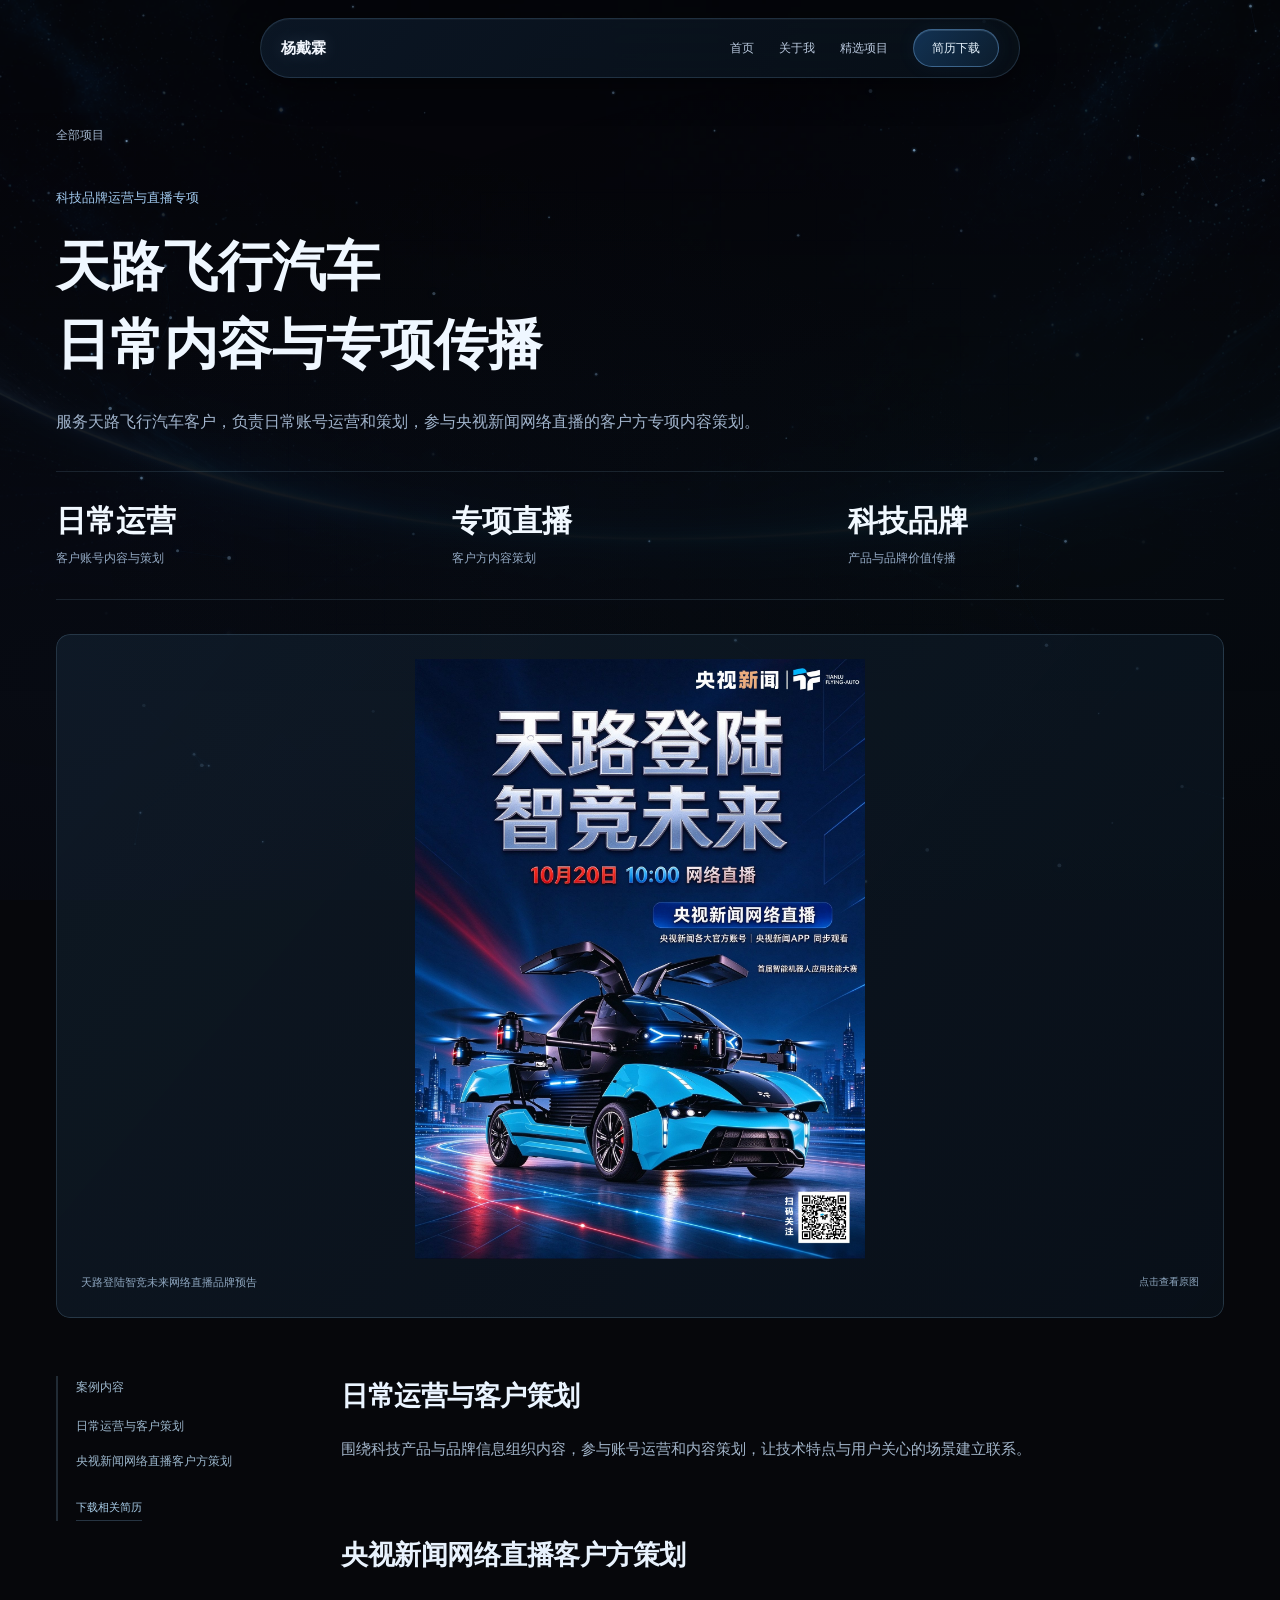
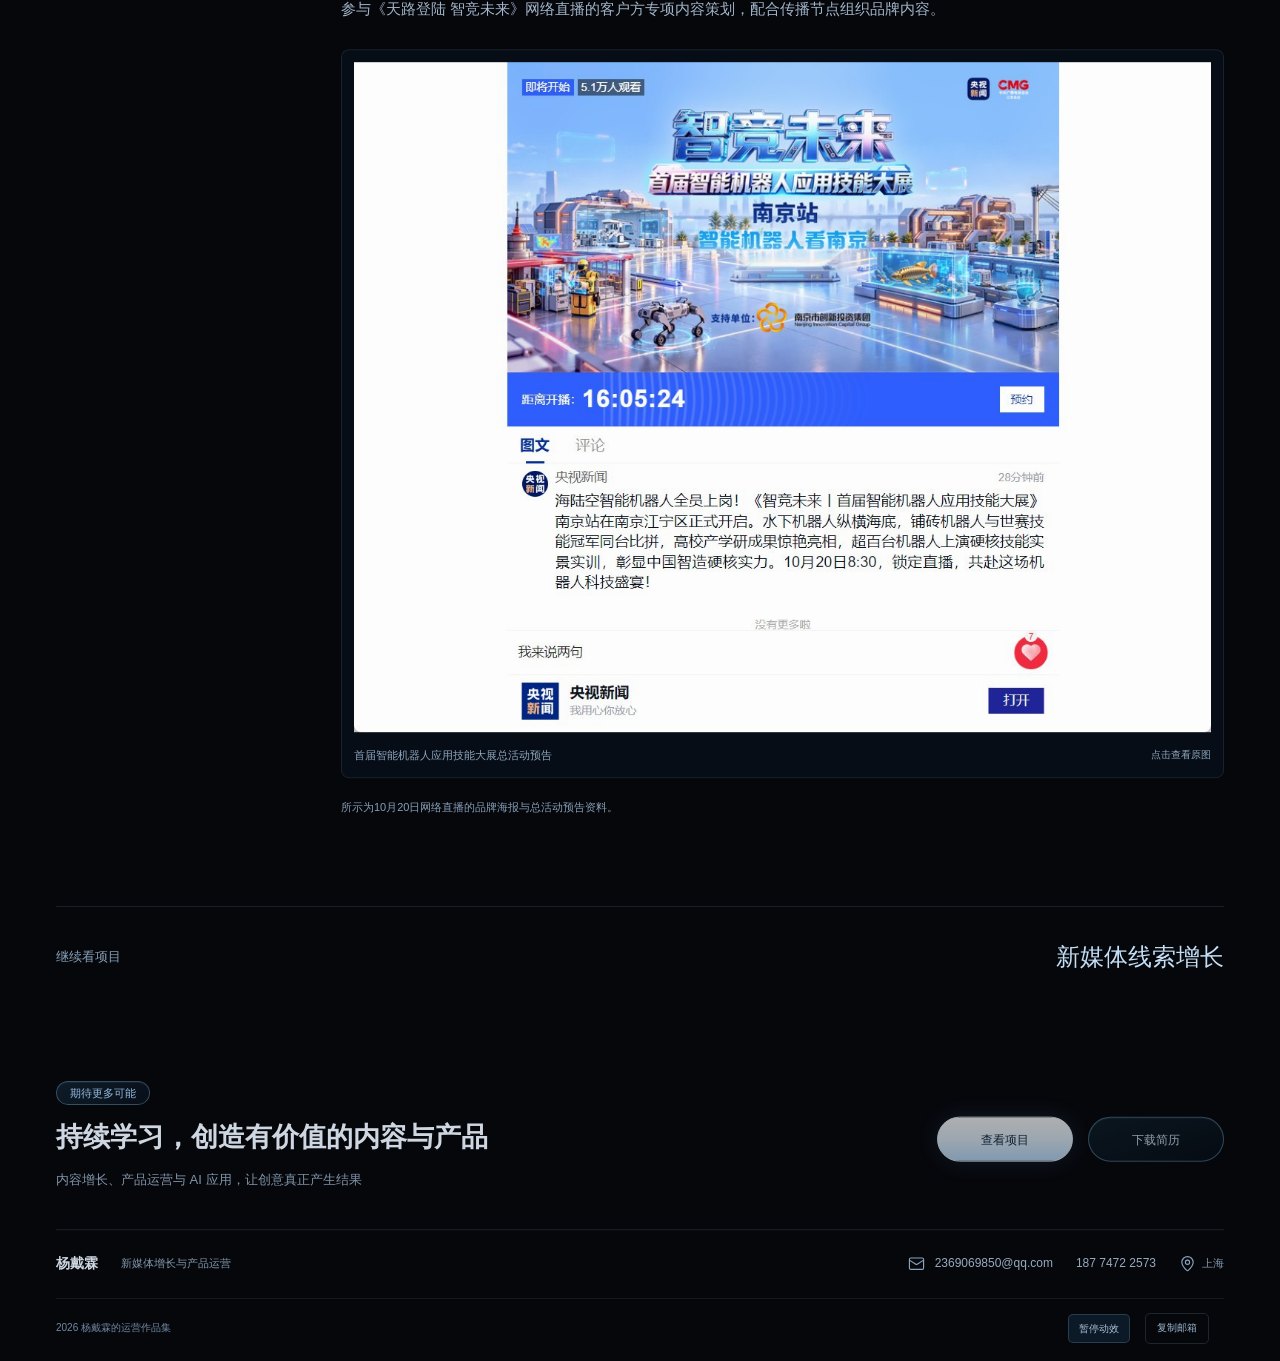
<file: work/tianlu.html>
<!doctype html><html lang="zh-CN"><head><meta charset="utf-8"><meta name="viewport" content="width=device-width,initial-scale=1"><meta name="description" content="杨戴霖的新媒体运营作品集：多垂类内容累计播放2000万+、部门累计线索1000+，覆盖运动健康、产品与AI流程实践。"><meta name="theme-color" content="#06070b"><meta property="og:title" content="天路飞行汽车 日常内容与专项传播 作品案例"><meta property="og:description" content="新媒体线索增长、运动健康与AI产品运营。"><title>天路飞行汽车 日常内容与专项传播 作品案例</title><link rel="icon" href="../images/favicon.svg" type="image/svg+xml"><link rel="stylesheet" href="../styles.css"><link rel="stylesheet" href="../design.css"><link rel="stylesheet" href="../motion.css?v=motion2"><script src="../vendor/gsap.min.js" defer></script><script src="../interactions.js?v=motion2" defer></script><script src="../motion.js?v=motion2" defer></script></head><body class="case-page"><div class="space-backdrop" aria-hidden="true"></div><div class="bg-grid" aria-hidden="true"></div><canvas id="particle-canvas" aria-hidden="true"></canvas><a class="skip-link" href="#main">跳到正文</a><header class="site-header"><div class="header-inner"><a class="wordmark" href="../index.html#hero">杨戴霖</a><nav aria-label="主导航"><a href="../index.html#hero">首页</a><a href="../index.html#about">关于我</a><a href="../index.html#work">精选项目</a><a class="nav-resume" href="../index.html#resume">简历下载</a></nav></div></header><main id="main"><section class="case-intro shell"><a class="back-link" href="../index.html#work">全部项目</a><p class="case-category">科技品牌运营与直播专项</p><h1>天路飞行汽车<br>日常内容与专项传播</h1><p class="case-lead">服务天路飞行汽车客户，负责日常账号运营和策划，参与央视新闻网络直播的客户方专项内容策划。</p></section><div class="shell"><dl class="case-stats"><div><dt>客户账号内容与策划</dt><dd>日常运营</dd></div><div><dt>客户方内容策划</dt><dd>专项直播</dd></div><div><dt>产品与品牌价值传播</dt><dd>科技品牌</dd></div></dl></div><div class="case-cover shell tianlu-cover"><figure class="evidence poster-evidence"><a class="image-link" href="../images/tianlu-poster.jpg" target="_blank" rel="noopener"><img src="../images/tianlu-poster.jpg" width="1600" height="2134" alt="天路登陆智竞未来网络直播品牌预告" loading="lazy"></a><figcaption><span>天路登陆智竞未来网络直播品牌预告</span><span>点击查看原图</span></figcaption></figure></div><div class="case-layout shell"><aside class="case-aside"><p>案例内容</p><nav aria-label="案例目录"><a href="#chapter-0">日常运营与客户策划</a><a href="#chapter-1">央视新闻网络直播客户方策划</a></nav><a class="text-link" href="../about.html#resume">下载相关简历</a></aside><div class="case-main"><section id="chapter-0" class="case-chapter"><h2>日常运营与客户策划</h2><p>围绕科技产品与品牌信息组织内容，参与账号运营和内容策划，让技术特点与用户关心的场景建立联系。</p></section><section id="chapter-1" class="case-chapter"><h2>央视新闻网络直播客户方策划</h2><p>参与《天路登陆 智竞未来》网络直播的客户方专项内容策划，配合传播节点组织品牌内容。</p><figure class="evidence "><a class="image-link" href="../images/tianlu-preview.jpg" target="_blank" rel="noopener"><img src="../images/tianlu-preview.jpg" width="1157" height="905" alt="首届智能机器人应用技能大展总活动预告" loading="lazy"></a><figcaption><span>首届智能机器人应用技能大展总活动预告</span><span>点击查看原图</span></figcaption></figure><p class="caption-note">所示为10月20日网络直播的品牌海报与总活动预告资料。</p></section></div></div><div class="shell next-project"><span>继续看项目</span><a href="leads.html">新媒体线索增长</a></div></main><footer class="contact"><div class="shell v-footer-main"><div><span class="v-label">期待更多可能</span><h2>持续学习，创造有价值的内容与产品</h2><p>内容增长、产品运营与 AI 应用，让创意真正产生结果</p></div><div class="v-footer-actions"><a class="button v-button-primary" href="../index.html#work">查看项目</a><a class="button v-button-ghost" href="../resume/resume-latest.pdf?v=20261107" download="杨戴霖_新媒体运营.pdf">下载简历</a></div></div><div class="shell v-contact-row"><div><strong>杨戴霖</strong><span>新媒体增长与产品运营</span></div><div><a class="email" href="mailto:2369069850@qq.com"><svg aria-hidden="true" focusable="false"
  xmlns="http://www.w3.org/2000/svg"
  width="24"
  height="24"
  viewBox="0 0 24 24"
  fill="none"
  stroke="currentColor"
  stroke-width="2"
  stroke-linecap="round"
  stroke-linejoin="round"
>
  <path d="m22 7-8.991 5.727a2 2 0 0 1-2.009 0L2 7" />
  <rect x="2" y="4" width="20" height="16" rx="2" />
</svg>
<span>2369069850@qq.com</span></a><a class="phone" href="tel:18774722573">187 7472 2573</a><span class="v-city"><svg aria-hidden="true" focusable="false"
  xmlns="http://www.w3.org/2000/svg"
  width="24"
  height="24"
  viewBox="0 0 24 24"
  fill="none"
  stroke="currentColor"
  stroke-width="2"
  stroke-linecap="round"
  stroke-linejoin="round"
>
  <path d="M20 10c0 4.993-5.539 10.193-7.399 11.799a1 1 0 0 1-1.202 0C9.539 20.193 4 14.993 4 10a8 8 0 0 1 16 0" />
  <circle cx="12" cy="10" r="3" />
</svg>
上海</span></div></div><div class="shell v-bottom-row"><span>2026 杨戴霖的运营作品集</span><div><button class="motion-toggle" type="button" hidden aria-pressed="true">暂停动效</button><button id="copy-email" class="copy-email" type="button" hidden>复制邮箱</button><p class="copy-status" role="status" aria-live="polite"></p></div></div></footer><dialog class="image-viewer" aria-labelledby="viewer-title"><div class="viewer-toolbar"><p id="viewer-title">作品图片</p><button type="button" class="viewer-close button">关闭</button></div><div class="viewer-stage" tabindex="0" aria-label="图片区域，放大后可滚动查看"><img alt=""></div><div class="viewer-footer"><div class="viewer-pagination"><button class="button" type="button" id="viewer-prev">上一张</button><span id="viewer-count" aria-live="polite"></span><button class="button" type="button" id="viewer-next">下一张</button></div><div class="viewer-actions"><button class="button" id="viewer-zoom" type="button" aria-pressed="false">放大</button><a class="button" id="viewer-original" target="_blank" rel="noopener">原图</a></div></div></dialog></body></html>
</file>
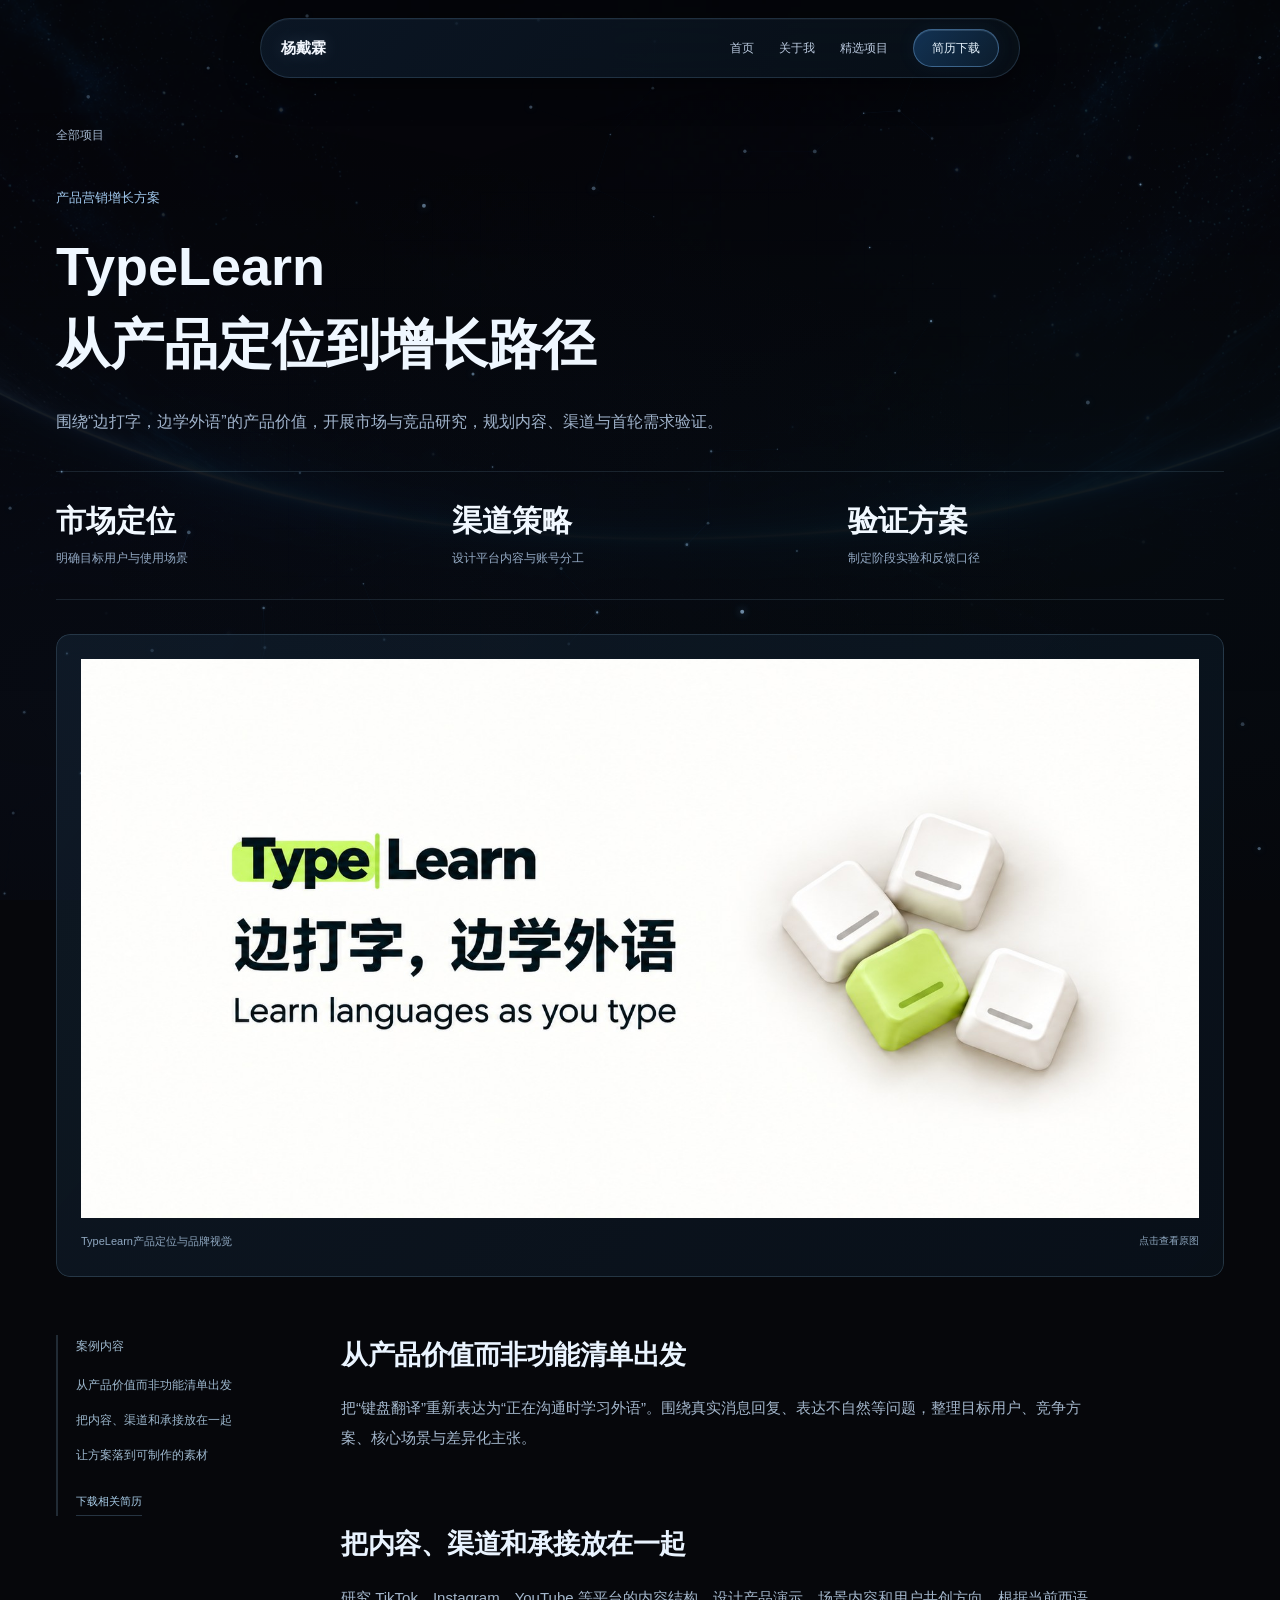
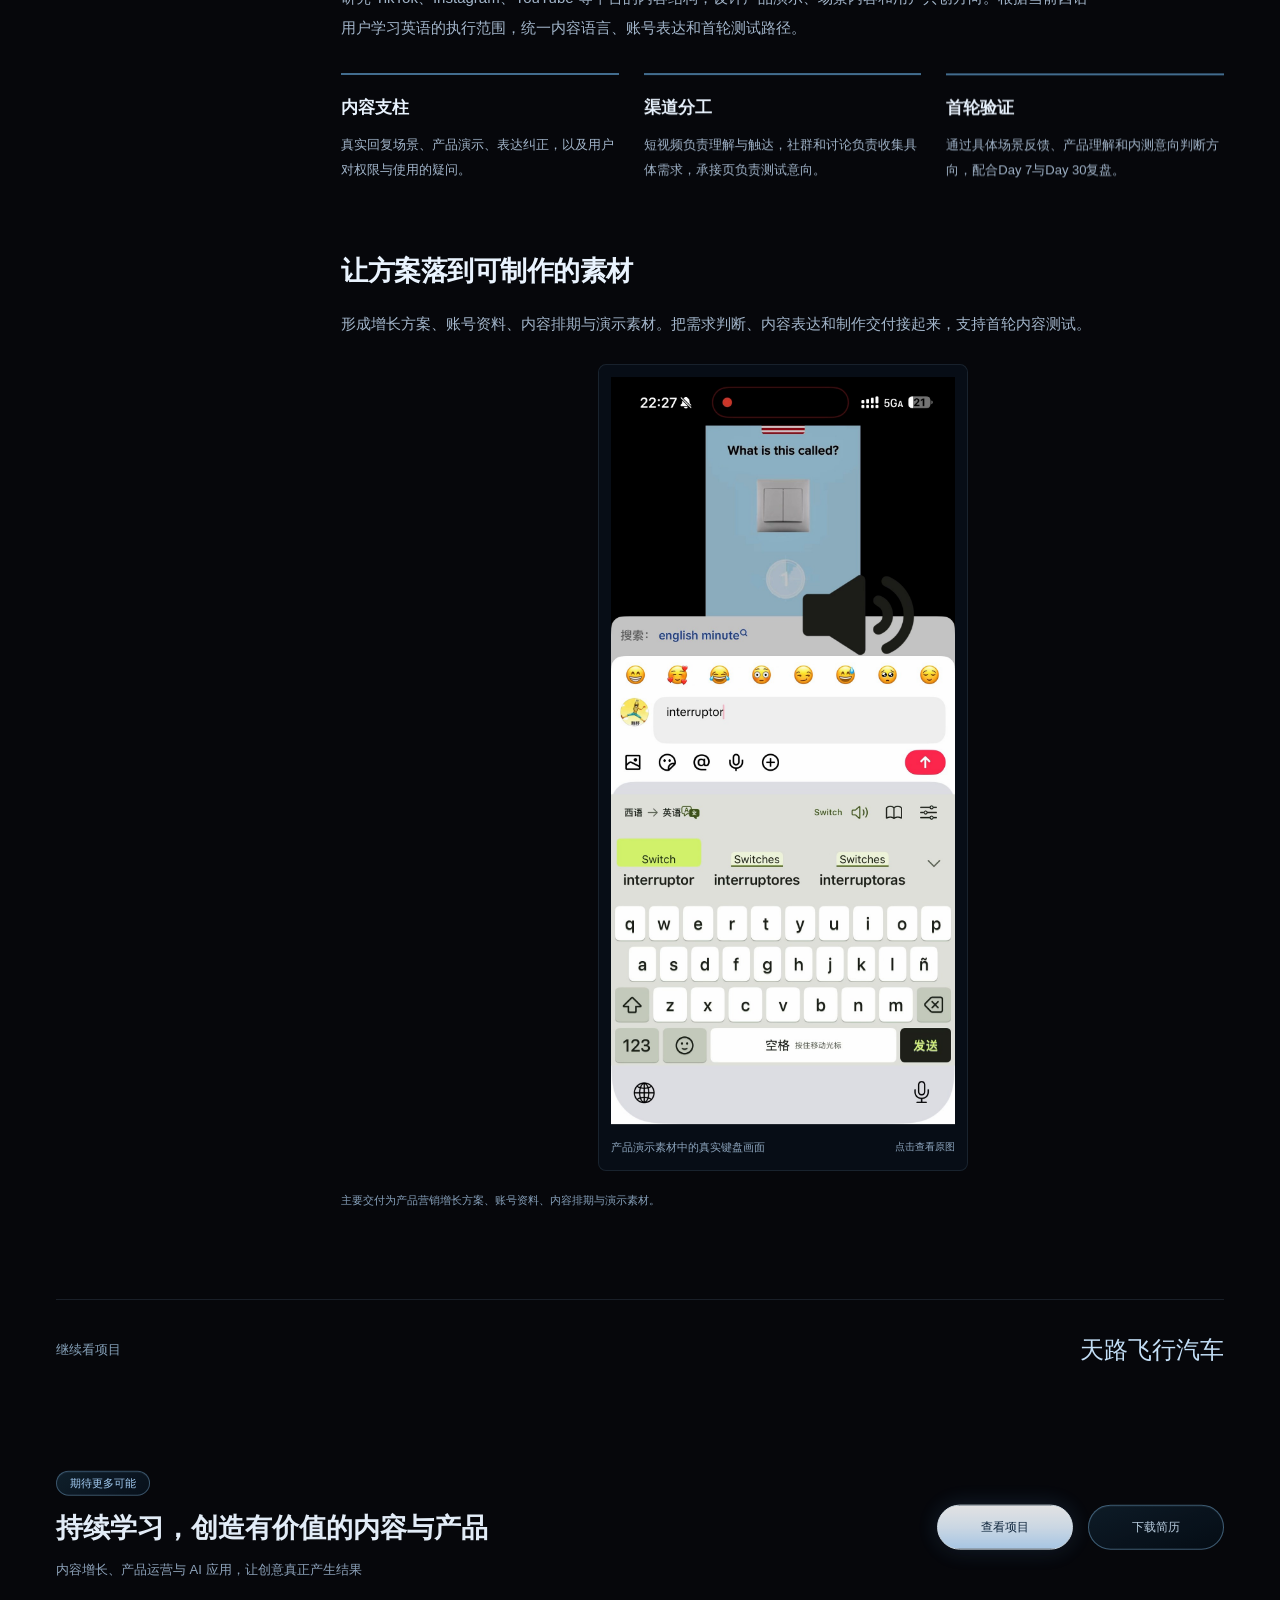
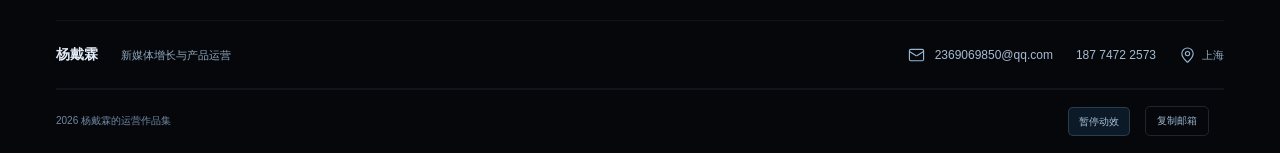
<file: work/typelearn.html>
<!doctype html><html lang="zh-CN"><head><meta charset="utf-8"><meta name="viewport" content="width=device-width,initial-scale=1"><meta name="description" content="杨戴霖的新媒体运营作品集：多垂类内容累计播放2000万+、部门累计线索1000+，覆盖运动健康、产品与AI流程实践。"><meta name="theme-color" content="#06070b"><meta property="og:title" content="TypeLearn 从产品定位到增长路径 作品案例"><meta property="og:description" content="新媒体线索增长、运动健康与AI产品运营。"><title>TypeLearn 从产品定位到增长路径 作品案例</title><link rel="icon" href="../images/favicon.svg" type="image/svg+xml"><link rel="stylesheet" href="../styles.css"><link rel="stylesheet" href="../design.css"><link rel="stylesheet" href="../motion.css?v=motion2"><script src="../vendor/gsap.min.js" defer></script><script src="../interactions.js?v=motion2" defer></script><script src="../motion.js?v=motion2" defer></script></head><body class="case-page"><div class="space-backdrop" aria-hidden="true"></div><div class="bg-grid" aria-hidden="true"></div><canvas id="particle-canvas" aria-hidden="true"></canvas><a class="skip-link" href="#main">跳到正文</a><header class="site-header"><div class="header-inner"><a class="wordmark" href="../index.html#hero">杨戴霖</a><nav aria-label="主导航"><a href="../index.html#hero">首页</a><a href="../index.html#about">关于我</a><a href="../index.html#work">精选项目</a><a class="nav-resume" href="../index.html#resume">简历下载</a></nav></div></header><main id="main"><section class="case-intro shell"><a class="back-link" href="../index.html#work">全部项目</a><p class="case-category">产品营销增长方案</p><h1>TypeLearn<br>从产品定位到增长路径</h1><p class="case-lead">围绕“边打字，边学外语”的产品价值，开展市场与竞品研究，规划内容、渠道与首轮需求验证。</p></section><div class="shell"><dl class="case-stats"><div><dt>明确目标用户与使用场景</dt><dd>市场定位</dd></div><div><dt>设计平台内容与账号分工</dt><dd>渠道策略</dd></div><div><dt>制定阶段实验和反馈口径</dt><dd>验证方案</dd></div></dl></div><div class="case-cover shell typelearn-cover"><figure class="evidence "><a class="image-link" href="../images/typelearn-brand.jpg" target="_blank" rel="noopener"><img src="../images/typelearn-brand.jpg" width="1774" height="887" alt="TypeLearn产品定位与品牌视觉" loading="lazy"></a><figcaption><span>TypeLearn产品定位与品牌视觉</span><span>点击查看原图</span></figcaption></figure></div><div class="case-layout shell"><aside class="case-aside"><p>案例内容</p><nav aria-label="案例目录"><a href="#chapter-0">从产品价值而非功能清单出发</a><a href="#chapter-1">把内容、渠道和承接放在一起</a><a href="#chapter-2">让方案落到可制作的素材</a></nav><a class="text-link" href="../about.html#resume">下载相关简历</a></aside><div class="case-main"><section id="chapter-0" class="case-chapter"><h2>从产品价值而非功能清单出发</h2><p>把“键盘翻译”重新表达为“正在沟通时学习外语”。围绕真实消息回复、表达不自然等问题，整理目标用户、竞争方案、核心场景与差异化主张。</p></section><section id="chapter-1" class="case-chapter"><h2>把内容、渠道和承接放在一起</h2><p>研究 TikTok、Instagram、YouTube 等平台的内容结构，设计产品演示、场景内容和用户共创方向。根据当前西语用户学习英语的执行范围，统一内容语言、账号表达和首轮测试路径。</p><div class="process-grid"><div><h3>内容支柱</h3><p>真实回复场景、产品演示、表达纠正，以及用户对权限与使用的疑问。</p></div><div><h3>渠道分工</h3><p>短视频负责理解与触达，社群和讨论负责收集具体需求，承接页负责测试意向。</p></div><div><h3>首轮验证</h3><p>通过具体场景反馈、产品理解和内测意向判断方向，配合Day 7与Day 30复盘。</p></div></div></section><section id="chapter-2" class="case-chapter"><h2>让方案落到可制作的素材</h2><p>形成增长方案、账号资料、内容排期与演示素材。把需求判断、内容表达和制作交付接起来，支持首轮内容测试。</p><div class="evidence-narrow"><figure class="evidence "><a class="image-link" href="../images/typelearn-demo.jpg" target="_blank" rel="noopener"><img src="../images/typelearn-demo.jpg" width="1080" height="2346" alt="产品演示素材中的真实键盘画面" loading="lazy"></a><figcaption><span>产品演示素材中的真实键盘画面</span><span>点击查看原图</span></figcaption></figure></div><p class="caption-note">主要交付为产品营销增长方案、账号资料、内容排期与演示素材。</p></section></div></div><div class="shell next-project"><span>继续看项目</span><a href="tianlu.html">天路飞行汽车</a></div></main><footer class="contact"><div class="shell v-footer-main"><div><span class="v-label">期待更多可能</span><h2>持续学习，创造有价值的内容与产品</h2><p>内容增长、产品运营与 AI 应用，让创意真正产生结果</p></div><div class="v-footer-actions"><a class="button v-button-primary" href="../index.html#work">查看项目</a><a class="button v-button-ghost" href="../resume/resume-latest.pdf?v=20261107" download="杨戴霖_新媒体运营.pdf">下载简历</a></div></div><div class="shell v-contact-row"><div><strong>杨戴霖</strong><span>新媒体增长与产品运营</span></div><div><a class="email" href="mailto:2369069850@qq.com"><svg aria-hidden="true" focusable="false"
  xmlns="http://www.w3.org/2000/svg"
  width="24"
  height="24"
  viewBox="0 0 24 24"
  fill="none"
  stroke="currentColor"
  stroke-width="2"
  stroke-linecap="round"
  stroke-linejoin="round"
>
  <path d="m22 7-8.991 5.727a2 2 0 0 1-2.009 0L2 7" />
  <rect x="2" y="4" width="20" height="16" rx="2" />
</svg>
<span>2369069850@qq.com</span></a><a class="phone" href="tel:18774722573">187 7472 2573</a><span class="v-city"><svg aria-hidden="true" focusable="false"
  xmlns="http://www.w3.org/2000/svg"
  width="24"
  height="24"
  viewBox="0 0 24 24"
  fill="none"
  stroke="currentColor"
  stroke-width="2"
  stroke-linecap="round"
  stroke-linejoin="round"
>
  <path d="M20 10c0 4.993-5.539 10.193-7.399 11.799a1 1 0 0 1-1.202 0C9.539 20.193 4 14.993 4 10a8 8 0 0 1 16 0" />
  <circle cx="12" cy="10" r="3" />
</svg>
上海</span></div></div><div class="shell v-bottom-row"><span>2026 杨戴霖的运营作品集</span><div><button class="motion-toggle" type="button" hidden aria-pressed="true">暂停动效</button><button id="copy-email" class="copy-email" type="button" hidden>复制邮箱</button><p class="copy-status" role="status" aria-live="polite"></p></div></div></footer><dialog class="image-viewer" aria-labelledby="viewer-title"><div class="viewer-toolbar"><p id="viewer-title">作品图片</p><button type="button" class="viewer-close button">关闭</button></div><div class="viewer-stage" tabindex="0" aria-label="图片区域，放大后可滚动查看"><img alt=""></div><div class="viewer-footer"><div class="viewer-pagination"><button class="button" type="button" id="viewer-prev">上一张</button><span id="viewer-count" aria-live="polite"></span><button class="button" type="button" id="viewer-next">下一张</button></div><div class="viewer-actions"><button class="button" id="viewer-zoom" type="button" aria-pressed="false">放大</button><a class="button" id="viewer-original" target="_blank" rel="noopener">原图</a></div></div></dialog></body></html>
</file>
<file: styles.css>
:root{--ink:#161d2f;--muted:#667085;--line:#e0e5ee;--canvas:#f4f6fa;--blue:#2147dd;--navy:#152454;color-scheme:light}*{box-sizing:border-box}html{scroll-behavior:smooth;scroll-padding-top:100px}body{margin:0;color:var(--ink);background:#fff;font:15px/1.85 Arial,"Microsoft YaHei UI","PingFang SC",sans-serif;-webkit-text-size-adjust:100%}h1,h2,h3,p,figure,dl,dd{margin:0}h1,h2,h3{text-wrap:pretty;line-break:strict;font-weight:700}h1{font-size:70px;line-height:1.27;letter-spacing:-1px}h2{font-size:38px;line-height:1.5;letter-spacing:-.5px}h3{font-size:22px;line-height:1.5}a{color:inherit;text-decoration:none}button{font:inherit;cursor:pointer}button,a{-webkit-tap-highlight-color:transparent}img{display:block;max-width:100%;height:auto}a:focus-visible,button:focus-visible,summary:focus-visible,.viewer-stage:focus-visible{outline:3px solid #ffae65;outline-offset:5px}[hidden]{display:none!important}::selection{background:#d7e1ff;color:#10277b}.shell{width:calc(100% - 112px);max-width:1264px;margin-inline:auto}.skip-link{position:absolute;left:20px;top:-100px;z-index:30;padding:10px 20px;background:var(--navy);color:#fff}.skip-link:focus{top:10px}.site-header{background:#fff;border-bottom:1px solid var(--line);position:sticky;top:0;z-index:10}.header-inner{min-height:86px;display:flex;align-items:center;justify-content:space-between;gap:25px}.wordmark{display:flex;align-items:center;gap:11px;font-size:20px;font-weight:700;white-space:nowrap}.name-mark{display:flex;align-items:center;justify-content:center;font-size:17px;width:35px;height:35px;background:var(--ink);color:#fff;border-radius:8px}.site-header nav{display:flex;gap:36px;align-items:center;font-size:13px}.site-header nav a{display:flex;align-items:center;min-height:44px}.site-header nav a:hover,.site-header nav a[aria-current]{color:var(--blue)}.site-header .nav-resume{padding:7px 18px;border:1px solid var(--line);border-radius:6px}.site-header .nav-resume:hover{background:var(--canvas)}.button{display:inline-flex;align-items:center;justify-content:center;border:1px solid #b7c4e2;border-radius:6px;padding:11px 24px;min-height:48px;font-size:13px;font-weight:600;line-height:1.5}.button-white{background:#fff;border-color:#fff;color:#1b3bc2}.button-outline{border-color:#849bee;color:#fff;background:transparent}.button-white:hover{background:#e8edff;border-color:#e8edff}.button-outline:hover{background:#ffffff15}.hero{background:var(--blue);color:#fff;padding-block:62px 64px}.hero-grid{display:grid;grid-template-columns:1.05fr 1fr;gap:68px;align-items:center}.hero-copy{min-width:0}.availability{display:flex;align-items:center;gap:9px;font-size:12px;color:#e3eaff;margin-bottom:26px}.availability>span{width:7px;height:7px;background:#b1e7d4;border-radius:50%}.hero h1{font-size:clamp(46px,5vw,74px);font-weight:700;line-height:1.25;letter-spacing:0}.hero-name{font-size:20px;margin-top:27px;color:#fff}.hero-description{font-size:15px;line-height:1.95;color:#e0e7ff;margin-top:10px;max-width:36em}.hero-actions{display:flex;gap:12px;margin-top:28px;flex-wrap:wrap}.hero-proof{display:flex;gap:26px;margin-top:35px;padding-top:22px;border-top:1px solid #6685f4;max-width:425px}.hero-proof>span{font-size:11px;color:#dce5ff}.hero-proof strong{display:block;font-size:23px;color:#fff;font-weight:600;line-height:1.5}.hero-showcase{min-width:0}.showcase-tabs{display:flex;gap:4px;margin-bottom:13px}.showcase-tabs button{color:#dee6ff;font-size:12px;min-height:38px;padding:5px 16px;background:transparent;border:1px solid transparent;border-radius:6px}.showcase-tabs button[aria-selected=true]{background:#fff;color:#2344c8}.showcase-tabs button:hover{border-color:#90a4f1}.showcase-panels{border-radius:16px;overflow:hidden;box-shadow:0 22px 55px #091f804d}.showcase-panel+.showcase-panel{margin-top:18px}.enhanced .showcase-panel{margin:0}.showcase-link{background:white;display:flex;justify-content:space-between;gap:15px;padding:17px 23px;color:var(--ink);font-size:12px}.showcase-link span:last-child{color:var(--blue);white-space:nowrap}.health-art{position:relative;height:420px;background:#fae8e9;overflow:hidden;color:#292027}.health-art-heading{display:flex;justify-content:space-between;gap:15px;padding:22px 26px;font-size:12px;color:#68565c}.health-art-heading span:first-child{font-size:24px;font-weight:700;color:#3d2c33;line-height:1.3}.health-screen{width:70%;max-width:370px;position:absolute;right:21px;top:82px;transform:rotate(5deg);border:6px solid #fff;border-radius:11px;box-shadow:0 15px 35px #7d566c26}.health-screen img{width:100%;border-radius:6px}.health-metric{position:absolute;left:26px;bottom:60px;background:white;padding:18px 21px;border-radius:8px;box-shadow:0 10px 30px #7541551a;z-index:1}.health-metric>span{display:block;color:#836a70;font-size:11px}.health-metric strong{font-size:47px;line-height:1.5;letter-spacing:-1px;font-weight:600}.health-metric strong span{font-size:15px;letter-spacing:0;margin-left:6px}.health-art-note{position:absolute;bottom:19px;left:26px;font-size:11px;color:#756168}.ai-art{height:420px;background:#e8ecfc;color:#273963;position:relative;padding:23px 26px;overflow:hidden}.ai-art-top{display:flex;align-items:center;justify-content:space-between;font-size:12px}.ai-art-top>span:first-child{font-size:24px;font-weight:700}.ai-orbit{position:relative;width:230px;height:230px;border:1px solid #acbce8;border-radius:50%;margin:37px auto 0;display:flex;align-items:center;justify-content:center;transform:rotate(-14deg)}.ai-orbit::after{content:'';position:absolute;width:172px;height:172px;border:1px solid #acbce8;border-radius:50%;transform:rotate(14deg)}.ai-core{width:102px;height:102px;border-radius:23px;transform:rotate(14deg);background:#294bcb;color:white;font-size:40px;display:flex;flex-direction:column;align-items:center;justify-content:center;line-height:1.4;box-shadow:0 12px 25px #2547aa38;z-index:1}.ai-core>span{font-size:11px}.orbit-node{position:absolute;padding:8px 13px;border:1px solid #c4cee7;border-radius:6px;background:white;font-size:12px;z-index:2;transform:rotate(14deg);box-shadow:0 6px 15px #344d7810}.node-a{top:-5px;left:-19px}.node-b{top:89px;right:-42px}.node-c{bottom:0;left:-7px}.ai-art-note{position:absolute;left:26px;bottom:19px;font-size:11px;color:#637395}.leads-art{height:420px;position:relative;background:#f5ecd8;color:#71532d;overflow:hidden;padding:24px 26px}.leads-art-top{font-size:14px;font-weight:600}.leads-board{width:88%;position:absolute;right:26px;top:90px;border:7px solid #fff;border-radius:10px;transform:rotate(-4deg);box-shadow:0 15px 25px #74531c24}.leads-board img{width:100%;border-radius:5px}.leads-metric{position:absolute;bottom:24px;left:26px;display:flex;flex-direction:column}.leads-metric strong{font-size:42px;font-weight:550;line-height:1.3}.leads-metric span{font-size:11px}.directions{display:grid;grid-template-columns:repeat(3,minmax(0,1fr));border-bottom:1px solid var(--line);padding-block:34px}.directions a{display:block;padding-inline:30px}.directions a:first-child{padding-left:0}.directions a+a{border-left:1px solid var(--line)}.directions strong{font-size:16px;display:block;font-weight:600}.directions span{display:block;color:var(--muted);font-size:12px;margin-top:5px}.directions a:hover strong{color:var(--blue)}.work-section{padding-top:72px;padding-bottom:70px;scroll-margin-top:15px}.section-heading{display:flex;align-items:end;justify-content:space-between;gap:28px;margin-bottom:12px}.section-kicker{color:var(--muted);font-size:13px;margin-bottom:6px}.section-heading>p{font-size:13px;color:var(--muted);padding-bottom:8px}.project-filters{display:flex;flex-wrap:wrap;gap:5px;padding-bottom:5px}.project-filters button{padding:7px 13px;min-height:38px;font-size:12px;background:transparent;border:1px solid transparent;border-radius:6px;color:var(--muted)}.project-filters button[aria-pressed=true]{color:var(--blue);background:#edf1ff}.project-filters button:hover{border-color:#cbd5ef}.filter-status{font-size:11px;color:var(--muted);margin-bottom:28px;min-height:20px}.work-grid{display:grid;grid-template-columns:repeat(2,minmax(0,1fr));gap:46px 30px}.work-card{min-width:0}.work-art{overflow:hidden;border-radius:12px}.work-art .health-art,.work-art .ai-art,.work-art .leads-art,.work-art .software-art,.work-art .tianlu-art,.work-art .typelearn-art{height:350px}.work-meta{display:flex;justify-content:space-between;align-items:center;font-size:11px;color:var(--muted);margin-top:20px}.case-link-label{color:var(--blue)}.work-card h3{font-size:27px;margin-top:6px}.work-headline{font-size:16px;margin-top:6px}.work-description{font-size:12px;color:var(--muted);margin-top:7px}.work-link{display:block}.work-link:hover h3{color:var(--blue)}.work-art .health-screen{width:63%;top:65px}.work-art .health-metric{bottom:46px}.work-art .health-metric strong{font-size:40px}.work-art .ai-orbit{width:210px;height:210px;margin-top:14px}.work-art .leads-board{top:67px;width:80%}.work-art .leads-metric{bottom:18px}.work-art .leads-metric strong{font-size:35px}.typelearn-art{display:flex;flex-direction:column;align-items:center;justify-content:center;background:#f2f7e8;padding:24px 0;position:relative;overflow:hidden}.typelearn-art>img{width:100%;mix-blend-mode:multiply}.typelearn-caption{display:flex;gap:14px;position:absolute;bottom:21px;color:#4a6134;font-size:11px}.typelearn-caption span{padding:3px 10px;background:#e5edd3;border-radius:4px}.software-art{height:420px;display:flex;flex-direction:column;align-items:center;justify-content:center;background:#edf3f6;position:relative;overflow:hidden}.app-tiles{display:grid;grid-template-columns:repeat(4,1fr);gap:22px;transform:rotate(-5deg)}.app-tiles>div{display:flex;align-items:center;flex-direction:column;gap:15px;font-size:10px;color:#435460}.app-icon{display:flex;align-items:center;justify-content:center;width:68px;height:68px;border-radius:18px;font-size:29px;font-weight:600;box-shadow:0 10px 23px #243f5420;transform:rotate(5deg)}.lyrics-icon{background:#504ac4;color:#fff}.gold-icon{background:#f2d88a;color:#5c4c25}.car-icon{background:#2d7d9c;color:#fff}.tender-icon{background:#293d64;color:#fff}.software-art>p{position:absolute;left:26px;bottom:20px;font-size:11px;color:#667d8a}.tianlu-art{height:420px;background:#0d2149;position:relative;display:flex;align-items:center;gap:28px;overflow:hidden;color:white;padding:24px 38px}.tianlu-art>img{width:43%;max-height:320px;height:auto;object-fit:contain;box-shadow:0 12px 30px #06132566;transform:rotate(-7deg);border-radius:5px}.tianlu-art>div{min-width:0}.tianlu-art>div>span{font-size:11px;color:#c2d5f3}.tianlu-art strong{display:block;font-size:27px;line-height:1.7;margin-top:11px}.tianlu-art p{font-size:10px;margin-top:20px;color:#b5cbe7}.about-preview{display:grid;grid-template-columns:160px 1fr;gap:48px;align-items:center;background:var(--canvas);padding:42px 46px;border-radius:12px;margin-bottom:80px}.about-avatar{width:150px;height:160px;overflow:hidden;border-radius:10px;align-self:end}.about-avatar img{width:100%;height:100%;object-fit:cover;object-position:center 20%}.about-preview h2{font-size:29px}.about-preview p:not(.section-kicker){font-size:13px;color:var(--muted);margin-top:14px;max-width:49em}.text-link{display:inline-block;color:var(--blue);border-bottom:1px solid #b4c3f7;font-size:13px;margin-top:16px;padding-bottom:3px}.contact{background:var(--navy);color:#fff;padding-top:50px}.contact-grid{display:grid;grid-template-columns:1fr 1fr;gap:50px;align-items:center;padding-bottom:35px}.contact-label{font-size:12px;color:#b7c5e9;margin-bottom:14px}.contact h2{font-size:33px;line-height:1.5}.contact-resume{display:inline-block;margin-top:22px;font-size:12px;color:#d2dcf6;border-bottom:1px solid #687da8;padding-bottom:4px}.contact-links{justify-self:end;min-width:0}.email{display:block;font-size:24px;overflow-wrap:anywhere}.phone{display:block;font-size:16px;color:#c6d3ee;margin-top:8px}.copy-email{background:transparent;border:1px solid #7385b1;border-radius:5px;padding:7px 15px;color:#e0e7f6;font-size:11px;margin-top:21px;min-height:38px}.copy-email:hover{background:#243b73}.copy-status{font-size:11px;color:#d3def4;min-height:22px;margin-top:6px}.footer-bottom{border-top:1px solid #43547d;display:flex;align-items:center;justify-content:space-between;padding-block:18px;font-size:10px;color:#b3c1e0}.case-intro{padding-top:42px;padding-bottom:34px}.back-link{display:inline-block;color:var(--muted);font-size:12px;min-height:38px}.back-link:hover{color:var(--blue)}.case-category{color:var(--blue);font-size:13px;margin-top:24px;margin-bottom:17px}.case-intro h1{font-size:54px;line-height:1.45;letter-spacing:0}.case-lead{max-width:45em;color:var(--muted);font-size:16px;line-height:1.9;margin-top:23px}.case-stats{display:grid;grid-template-columns:repeat(3,minmax(0,1fr));gap:20px;padding:26px 0 30px;border-top:1px solid var(--line);border-bottom:1px solid var(--line);margin-bottom:34px}.case-stats>div{display:flex;flex-direction:column-reverse;align-items:start;gap:4px;min-width:0}.case-stats dt{font-size:12px;color:var(--muted)}.case-stats dd{font-size:30px;font-weight:600;line-height:1.5}.case-cover{margin-bottom:58px;border-radius:14px;overflow:hidden}.case-cover .evidence{background:var(--canvas);padding:24px;border-radius:14px}.case-cover .evidence img{max-height:600px;width:auto;margin:auto}.evidence .image-link{display:block}.evidence img{width:auto;margin:auto;max-width:100%;height:auto}.evidence figcaption{display:flex;align-items:center;justify-content:space-between;gap:14px;font-size:11px;color:var(--muted);padding-top:13px}.evidence figcaption span:last-child{font-size:10px;white-space:nowrap}.image-link{cursor:zoom-in}.case-cover .ai-art,.case-cover .software-art{height:420px}.case-cover .ai-orbit{margin-top:32px}.case-layout{display:grid;grid-template-columns:210px minmax(0,1fr);gap:75px;padding-bottom:40px}.case-aside{position:sticky;top:120px;height:max-content;border-left:2px solid var(--line);padding-left:18px;min-width:0}.case-aside>p{font-size:12px;color:var(--muted)}.case-aside nav{display:flex;flex-direction:column;gap:13px;font-size:12px;margin-top:17px}.case-aside nav a:hover{color:var(--blue)}.case-aside .text-link{font-size:11px;margin-top:25px}.case-chapter{padding-bottom:48px;scroll-margin-top:110px}.case-chapter h2{font-size:27px;margin-bottom:18px}.case-chapter>p{font-size:15px;line-height:2;color:#566174;margin-bottom:23px;max-width:50em}.process-grid{display:grid;grid-template-columns:repeat(3,minmax(0,1fr));gap:25px;margin-top:30px}.process-grid>div{padding:20px 0;border-top:2px solid #b4c6f4;min-width:0}.process-grid h3{font-size:17px;margin-bottom:12px}.process-grid p{font-size:13px;color:var(--muted);line-height:1.95}.case-main .evidence{border:1px solid var(--line);padding:12px;border-radius:8px;background:white;margin-top:25px}.evidence-narrow{width:min(100%,370px);margin:25px auto 0}.case-chapter p.caption-note{font-size:11px;color:var(--muted);margin-top:18px;margin-bottom:0}.next-project{padding:28px 0 50px;border-top:1px solid var(--line);display:flex;justify-content:space-between;align-items:center;gap:20px}.next-project span{font-size:13px;color:var(--muted)}.next-project a{font-size:24px;color:var(--blue)}.method-flow{display:flex;flex-wrap:wrap;gap:10px;margin-top:25px}.method-flow span{padding:10px 14px;background:var(--canvas);font-size:12px;border-radius:5px}.product-list{display:grid;grid-template-columns:1fr 1fr;gap:20px 30px}.product-list>div{padding:20px 0;border-bottom:1px solid var(--line)}.product-list h3{font-size:21px}.product-list span{font-size:12px;color:var(--muted)}.about-hero{display:grid;grid-template-columns:1.6fr 1fr;gap:80px;padding-block:65px;align-items:center}.about-hero h1{font-size:55px;line-height:1.45;margin-top:14px;letter-spacing:0}.about-lead{font-size:15px;color:var(--muted);max-width:36em;margin-top:23px}.about-tags{display:flex;flex-wrap:wrap;gap:10px;margin-top:25px}.about-tags span{font-size:12px;border:1px solid var(--line);padding:5px 12px;border-radius:5px}.about-portrait{width:260px;justify-self:end;padding:12px 12px 0;background:var(--canvas);border-radius:12px}.about-portrait img{width:100%;border-radius:7px}.about-portrait figcaption{padding:10px 0;font-size:12px}.about-section{padding-block:40px}.career-row{display:grid;grid-template-columns:230px minmax(0,1fr);gap:40px;padding-block:30px;border-top:1px solid var(--line)}.career-row>div:first-child{font-size:13px;padding-top:3px}.career-row>div:first-child span{display:block;font-size:11px;color:var(--muted);margin-top:8px}.career-row h3{font-size:22px}.career-role{font-size:13px;color:var(--blue);margin-top:7px}.career-row p:last-child{font-size:14px;color:var(--muted);margin-top:13px;max-width:45em}.education{display:flex;align-items:center;gap:25px;flex-wrap:wrap;padding:24px;background:var(--canvas);border-radius:8px;margin-top:18px;font-size:12px;color:var(--muted)}.education strong{font-size:16px;color:var(--ink)}.tool-line{display:flex;gap:20px;flex-wrap:wrap;margin-top:20px;font-size:12px;color:var(--muted)}.resume-section{padding-bottom:80px;scroll-margin-top:100px}.resume-grid{display:grid;grid-template-columns:1fr 1fr;gap:16px;margin-top:30px}.resume-card{display:flex;justify-content:space-between;align-items:center;gap:20px;border:1px solid var(--line);border-radius:8px;padding:24px}.resume-card h3{font-size:19px}.resume-card p{font-size:12px;color:var(--muted);margin-top:7px}.resume-card>span{font-size:11px;color:var(--blue);white-space:nowrap}.resume-card:hover{background:var(--canvas);border-color:#b0bfe5}.image-viewer{width:calc(100% - 48px);max-width:1260px;height:calc(100% - 48px);max-height:1100px;border:1px solid #a4aec4;border-radius:12px;padding:0;background:#fff;color:var(--ink);overflow:hidden}.image-viewer:not([open]){display:none}.image-viewer[open]{display:grid;grid-template-rows:auto minmax(0,1fr) auto}.image-viewer::backdrop{background:#101c36e8}.viewer-toolbar,.viewer-footer{display:flex;align-items:center;justify-content:space-between;gap:16px;padding:14px 20px}.viewer-toolbar{border-bottom:1px solid var(--line);font-size:13px}.viewer-stage{overflow:auto;background:var(--canvas);padding:20px;min-height:0;overscroll-behavior:contain}.viewer-stage img{width:100%;height:100%;object-fit:contain}.viewer-stage.is-zoomed img{width:150%;height:auto;min-width:100%;max-width:none}.viewer-footer{border-top:1px solid var(--line);flex-wrap:wrap}.viewer-pagination,.viewer-actions{display:flex;gap:8px;align-items:center}#viewer-count{min-width:55px;text-align:center;font-size:11px;color:var(--muted)}
@media(min-width:1600px){.hero{padding-block:80px}.hero h1{font-size:78px}.hero-grid{gap:100px}}
@media(max-width:1100px){.shell{width:calc(100% - 64px)}.hero-grid{gap:35px}.hero{padding-block:45px}.hero h1{font-size:58px}.hero-description{font-size:13px}.hero-proof{gap:20px}.health-art,.ai-art,.leads-art{height:385px}.health-screen{right:15px;width:74%}.health-metric{left:20px;bottom:48px;padding:15px}.health-metric strong{font-size:42px}.health-art-heading{padding-inline:20px}.ai-orbit{width:210px;height:210px}.case-layout{grid-template-columns:170px minmax(0,1fr);gap:45px}.work-art>div{height:320px!important}.app-tiles{gap:16px}.app-icon{width:57px;height:57px;border-radius:15px;font-size:25px}.tianlu-art{padding:22px;gap:25px}.tianlu-art strong{font-size:24px}.work-meta{font-size:10px}.project-filters button{padding-inline:10px}.directions a{padding-inline:22px}.directions span{font-size:11px}.about-hero{gap:50px}.about-hero h1{font-size:48px}.about-portrait{width:235px}.career-row{grid-template-columns:200px minmax(0,1fr)}.resume-card{padding:22px}.resume-card h3{font-size:17px}}
@media(max-width:780px){.shell{width:calc(100% - 40px)}.header-inner{min-height:74px}.site-header nav{gap:22px}.wordmark{font-size:18px}.hero-grid{grid-template-columns:1fr;gap:34px}.hero{padding-block:35px 40px}.hero h1{font-size:62px}.hero-description{font-size:15px}.hero-showcase{width:100%;max-width:600px;justify-self:center}.showcase-tabs{justify-content:center}.health-art,.ai-art,.leads-art{height:390px}.health-screen{width:65%;top:70px;right:28px}.health-metric{left:30px;bottom:45px;padding:18px 24px}.hero-proof{margin-top:28px;gap:35px}.availability{margin-bottom:20px}.hero-name{margin-top:22px}.hero-actions{margin-top:23px}.directions{padding-block:25px}.directions a{padding-inline:16px}.directions strong{font-size:14px}.directions span{font-size:10px}.section-heading{align-items:start;flex-direction:column;gap:15px}.work-section{padding-top:45px;padding-bottom:45px}.work-grid{gap:35px 22px}.work-art>div{height:270px!important}.work-art .health-art-heading{padding:15px;font-size:10px}.work-art .health-art-heading span:first-child{font-size:18px}.work-art .health-screen{width:73%;top:63px;right:10px}.work-art .health-metric{padding:10px 13px;left:13px;bottom:39px}.work-art .health-metric strong{font-size:30px}.work-art .health-metric strong span{font-size:11px}.work-art .health-metric>span{font-size:9px}.work-art .health-art-note{left:15px;font-size:10px;bottom:13px}.work-art .ai-art{padding:16px}.work-art .ai-art-top{font-size:10px}.work-art .ai-art-top span:first-child{font-size:20px}.work-art .ai-orbit{width:155px;height:155px;margin-top:23px}.work-art .ai-orbit::after{width:120px;height:120px}.work-art .ai-core{width:78px;height:78px;font-size:29px;border-radius:17px}.work-art .ai-core>span{font-size:9px}.work-art .orbit-node{padding:5px 8px;font-size:10px}.work-art .node-b{right:-23px;top:65px}.work-art .ai-art-note{bottom:13px;left:15px;font-size:9px}.work-art .leads-art{padding:16px}.leads-art-top{font-size:12px}.work-art .leads-board{top:65px;right:13px;width:84%;border-width:4px}.work-art .leads-metric{left:17px;bottom:15px}.work-art .leads-metric strong{font-size:28px}.leads-metric span{font-size:10px}.app-tiles{grid-template-columns:repeat(2,1fr);gap:14px 28px}.app-tiles>div{gap:7px;font-size:9px}.app-icon{width:46px;height:46px;border-radius:12px;font-size:22px}.software-art>p{font-size:9px;bottom:12px;left:15px}.typelearn-art{padding-bottom:30px}.typelearn-caption{gap:6px;font-size:9px;bottom:15px}.typelearn-caption span{padding:2px 7px}.tianlu-art{padding:16px;gap:16px}.tianlu-art>img{width:47%}.tianlu-art strong{font-size:18px}.tianlu-art>div>span{font-size:9px}.tianlu-art p{font-size:9px}.work-card h3{font-size:23px}.work-headline{font-size:14px}.work-description{font-size:11px}.work-meta{margin-top:15px}.about-preview{padding:30px;grid-template-columns:110px 1fr;gap:26px;margin-bottom:50px}.about-avatar{width:110px;height:130px}.about-preview h2{font-size:24px}.about-preview p:not(.section-kicker){font-size:12px}.contact-grid{gap:25px}.contact h2{font-size:28px}.email{font-size:20px}.case-intro h1{font-size:44px}.case-intro{padding-top:25px}.case-category{margin-top:16px}.case-lead{font-size:15px}.case-stats dd{font-size:26px}.case-stats dt{font-size:11px}.case-cover{margin-bottom:35px}.case-layout{grid-template-columns:1fr;gap:20px}.case-aside{position:static;padding:0 0 15px;border:0;border-bottom:1px solid var(--line)}.case-aside>p{display:none}.case-aside nav{flex-direction:row;flex-wrap:wrap;margin:0;gap:8px 20px}.case-aside .text-link{display:none}.case-chapter{padding-bottom:34px}.case-chapter h2{font-size:25px}.case-chapter>p{font-size:14px}.process-grid{gap:20px}.process-grid p{font-size:12px}.about-hero{grid-template-columns:1.6fr 1fr;gap:30px;padding-block:40px}.about-hero h1{font-size:39px}.about-portrait{width:190px}.about-lead{font-size:13px}.career-row{grid-template-columns:150px minmax(0,1fr);gap:25px}.career-row h3{font-size:20px}.career-row p:last-child{font-size:13px}.resume-card{padding:18px}.resume-card h3{font-size:16px}.resume-card p{font-size:11px}.resume-grid{grid-template-columns:1fr}.education{gap:15px;padding:20px}}
@media(max-width:540px){.shell{width:calc(100% - 36px)}.header-inner{min-height:68px;gap:10px}.wordmark{font-size:16px;gap:7px}.name-mark{width:28px;height:28px;font-size:14px;border-radius:6px}.site-header nav{gap:15px;font-size:11px}.site-header .nav-resume{padding:5px 9px;min-height:36px}.hero{padding-top:29px}.hero h1{font-size:clamp(40px,11.5vw,55px);line-height:1.3}.availability{font-size:10px;margin-bottom:20px}.hero-name{font-size:18px;margin-top:19px}.hero-description{font-size:13px;line-height:1.95;margin-top:10px}.desktop-break{display:none}.hero-actions{margin-top:23px}.button{padding-inline:20px;min-height:45px;font-size:12px}.hero-proof{gap:24px;margin-top:24px;padding-top:18px}.hero-proof strong{font-size:22px}.hero-proof>span{font-size:10px}.hero-grid{gap:31px}.showcase-tabs button{font-size:11px;padding-inline:15px;min-height:36px}.showcase-panels{border-radius:10px}.showcase-link{padding:15px 17px;font-size:10px;gap:10px}.health-art,.ai-art,.leads-art{height:330px}.health-art-heading{padding:18px 19px;font-size:10px}.health-art-heading span:first-child{font-size:22px}.health-screen{width:72%;right:14px;top:68px;border-width:5px}.health-metric{left:18px;bottom:44px;padding:14px 17px}.health-metric strong{font-size:38px}.health-metric strong span{font-size:12px}.health-metric>span{font-size:10px}.health-art-note{left:19px;bottom:15px;font-size:10px}.ai-art{padding:18px 20px}.ai-art-top{font-size:11px}.ai-art-top>span:first-child{font-size:22px}.ai-orbit{width:185px;height:185px;margin-top:24px}.ai-orbit::after{width:140px;height:140px}.ai-core{width:90px;height:90px;font-size:35px;border-radius:20px}.orbit-node{font-size:11px;padding:6px 11px}.node-b{right:-35px;top:75px}.ai-art-note{bottom:15px;font-size:10px;left:20px}.leads-art{padding:20px}.leads-board{top:75px;right:18px;width:85%;border-width:5px}.leads-metric{bottom:19px;left:22px}.leads-metric strong{font-size:34px}.directions{grid-template-columns:1fr;gap:0;padding-block:8px}.directions a{padding:16px 0;display:flex;align-items:center;justify-content:space-between;gap:12px}.directions a:first-child{padding-left:0}.directions a+a{border-left:0;border-top:1px solid var(--line)}.directions strong{font-size:13px;white-space:nowrap}.directions span{font-size:10px;margin:0;text-align:right}.section-kicker{font-size:11px}h2{font-size:30px}.section-heading{gap:17px}.project-filters{gap:3px;margin-left:-6px}.project-filters button{font-size:11px;padding:6px 10px}.filter-status{font-size:10px;margin-bottom:20px}.work-grid{grid-template-columns:1fr;gap:33px}.work-art>div{height:290px!important}.work-art .health-screen{width:68%;right:17px;top:55px}.work-art .health-metric{left:19px;bottom:42px;padding:12px 17px}.work-art .health-metric strong{font-size:35px}.work-art .health-art-heading{padding:16px 20px}.work-art .health-art-heading span:first-child{font-size:21px}.work-art .health-art-note{left:20px}.work-art .ai-orbit{width:175px;height:175px;margin-top:20px}.work-art .ai-orbit::after{width:135px;height:135px}.work-art .ai-core{width:85px;height:85px;font-size:32px}.work-art .node-b{right:-35px;top:72px}.work-art .ai-art{padding:18px 22px}.work-art .ai-art-note{left:22px}.work-art .leads-art{padding:20px}.work-art .leads-metric{left:22px;bottom:18px}.work-art .leads-board{top:62px;right:20px;width:78%}.work-art .app-tiles{grid-template-columns:repeat(4,1fr);gap:15px}.work-art .app-icon{width:51px;height:51px;font-size:25px}.work-art .app-tiles>div{font-size:9px;gap:13px}.work-card h3{font-size:24px;margin-top:6px}.work-headline{font-size:14px;margin-top:4px}.work-description{font-size:11px;margin-top:5px}.work-meta{margin-top:17px;font-size:10px}.work-art .tianlu-art{padding:22px 28px;gap:24px}.work-art .tianlu-art>img{width:43%;max-height:250px}.work-art .tianlu-art strong{font-size:23px}.work-art .tianlu-art>div>span{font-size:10px}.work-art .tianlu-art p{font-size:9px}.about-preview{grid-template-columns:1fr;padding:25px;gap:20px;margin-bottom:45px}.about-avatar{display:none}.about-preview h2{font-size:25px}.about-preview p:not(.section-kicker){font-size:12px}.contact{padding-top:34px}.contact-grid{grid-template-columns:1fr;gap:30px;padding-bottom:20px}.contact h2{font-size:29px}.contact-label{font-size:11px}.contact-links{justify-self:start}.email{font-size:21px}.phone{font-size:14px}.contact-resume{margin-top:18px;font-size:11px}.copy-email{margin-top:17px}.footer-bottom{font-size:9px;gap:12px}.case-intro{padding-top:21px;padding-bottom:24px}.back-link{font-size:11px}.case-category{font-size:11px;margin-top:15px;margin-bottom:12px}.case-intro h1{font-size:34px;line-height:1.5}.case-lead{font-size:13px;margin-top:19px}.case-stats{gap:15px;padding-block:20px;margin-bottom:25px;grid-template-columns:1fr}.case-stats>div{flex-direction:row-reverse;justify-content:space-between;align-items:center;gap:15px}.case-stats dd{font-size:24px;text-align:right}.case-stats dt{font-size:11px}.case-cover{margin-bottom:29px;border-radius:10px}.case-cover .evidence{padding:12px;border-radius:10px}.evidence figcaption{font-size:10px;gap:10px;align-items:start}.evidence figcaption span:last-child{font-size:9px}.case-aside nav{font-size:11px;gap:8px 15px}.case-chapter{padding-bottom:27px}.case-chapter h2{font-size:24px;margin-bottom:15px}.case-chapter>p{font-size:13px;margin-bottom:17px}.process-grid{grid-template-columns:1fr;gap:6px;margin-top:20px}.process-grid>div{padding:15px 0}.process-grid h3{font-size:17px;margin-bottom:9px}.process-grid p{font-size:13px}.case-cover .ai-art,.case-cover .software-art{height:330px}.case-cover .app-tiles{grid-template-columns:repeat(4,1fr);gap:15px}.case-cover .app-icon{width:51px;height:51px;font-size:25px}.case-cover .app-tiles>div{font-size:9px}.next-project{padding-top:20px;padding-bottom:35px}.next-project span{font-size:11px}.next-project a{font-size:21px}.product-list{gap:10px 20px}.product-list h3{font-size:19px}.product-list span{font-size:11px}.about-hero{grid-template-columns:1fr;gap:30px;padding-block:33px}.about-hero h1{font-size:38px;margin-top:12px}.about-lead{font-size:13px}.about-portrait{justify-self:start;width:160px;padding:8px 8px 0}.about-portrait figcaption{padding:7px 0;font-size:11px}.about-tags{gap:7px;margin-top:20px}.about-tags span{font-size:10px;padding:4px 9px}.about-section{padding-block:25px}.career-row{grid-template-columns:1fr;gap:15px;padding-block:23px}.career-row>div:first-child{font-size:12px;display:flex;gap:15px;align-items:center}.career-row>div:first-child span{margin:0;font-size:10px}.career-row h3{font-size:20px}.career-role{font-size:12px}.career-row p:last-child{font-size:13px;margin-top:10px}.education{gap:12px;font-size:11px;padding:18px}.education strong{font-size:15px}.tool-line{gap:12px;font-size:11px}.resume-section{padding-bottom:40px}.resume-grid{gap:12px;margin-top:20px}.resume-card{padding:20px;gap:15px}.resume-card h3{font-size:17px}.resume-card p{font-size:10px}.resume-card>span{font-size:10px}.image-viewer{width:calc(100% - 12px);height:calc(100% - 20px);max-height:none}.viewer-stage{padding:7px}.viewer-toolbar,.viewer-footer{padding:10px;gap:10px}.viewer-toolbar{font-size:11px}.viewer-footer{justify-content:center}.viewer-footer .button{padding-inline:12px;min-height:42px}.viewer-pagination,.viewer-actions{gap:6px}}

body:not(.enhanced) .showcase-tabs,body:not(.enhanced) .project-filters{display:none}
</file>
<file: design.css>
:root{--ink:#f0f5ff;--muted:#a0aec5;--line:rgba(154,194,241,.18);--canvas:#0a1420;--blue:#a1ceff;--navy:#060a11;color-scheme:dark}body{background:#06070b;color:var(--ink);font-family:-apple-system,BlinkMacSystemFont,"SF Pro Display","Helvetica Neue","PingFang SC","Microsoft YaHei",sans-serif}body::before{content:'';position:fixed;inset:0;z-index:0;background:radial-gradient(ellipse at 85% 60%,#1035491a,transparent 65%),radial-gradient(ellipse at 5% 75%,#1a2e5e1c,transparent 60%);pointer-events:none}main,footer{position:relative;z-index:1}.space-backdrop{position:absolute;top:0;left:0;width:100%;height:920px;background:url("images/space-horizon.webp") center top/cover no-repeat;mask-image:linear-gradient(#000 0%,#000 74%,transparent 100%);pointer-events:none;z-index:0;opacity:.94}.bg-grid{position:fixed;inset:0;pointer-events:none;z-index:0;background-image:linear-gradient(#a9cfff0b 1px,transparent 1px),linear-gradient(90deg,#a9cfff0b 1px,transparent 1px);background-size:48px 48px;mask-image:radial-gradient(ellipse at center,#000,transparent 75%);opacity:.22}#particle-canvas{position:fixed;inset:0;width:100%;height:100%;pointer-events:none;z-index:0;opacity:.32}.shell{max-width:1264px}.site-header{position:fixed;top:18px;left:50%;transform:translateX(-50%);z-index:30;width:min(760px,calc(100% - 36px));border:1px solid #8ab6e42f;border-radius:99px;background:linear-gradient(130deg,#1022369c,#09131ca8);backdrop-filter:blur(22px);box-shadow:0 8px 36px #0007,inset 0 1px #d2eaff0a}.site-header .header-inner{width:100%;min-height:58px;max-width:none;padding:6px 20px;gap:22px}.site-header .wordmark{font-size:15px;font-weight:650;letter-spacing:0;min-height:40px;display:flex;align-items:center;color:#f4f8ff;text-shadow:0 0 18px #c7e3ff2a}.site-header nav{gap:25px;font-size:12px}.site-header nav a{color:#b9c8dd;min-height:38px}.site-header nav a:hover,.site-header nav a[aria-current]{color:#fff}.site-header .nav-resume{border:1px solid #84c2ff61;border-radius:99px;padding:5px 18px;color:#e8f5ff;background:linear-gradient(130deg,#184471aa,#122c4388);box-shadow:inset 0 1px #bddeff2a,0 0 20px #489dff10}.site-header .nav-resume:hover{background:#214f74}.skip-link{z-index:100;background:#102238;color:white}.button{border-color:#7facd557;color:#e7f3ff;background:#0c1b2b99;border-radius:99px;font-weight:550}.button:hover{background:#15324a;border-color:#a3d4ff80}.v-button-primary{color:#122c45;background:linear-gradient(180deg,#fff 0%,#e5f3ff 50%,#bddfff 100%);border:1px solid #e7f5ff;box-shadow:inset 0 1px #fff,0 0 24px #6db6ff2d,0 6px 16px #0004}.v-button-primary:hover{color:#102435;background:linear-gradient(180deg,#fff,#d4ecff);box-shadow:0 0 30px #69b8ff47}.v-button-ghost{color:#d0e6fa;border:1px solid #7cb1d985;background:linear-gradient(160deg,#17334788,#06121e9c);box-shadow:inset 0 1px #bedcff13}.v-label{display:inline-flex;align-items:center;border:1px solid #7aa9cc70;border-radius:99px;padding:3px 13px;background:linear-gradient(145deg,#19354a8c,#091522b5);box-shadow:inset 0 1px #b9deff12;color:#a9d3fb;font-size:11px;line-height:1.5}.v-hero{text-align:center;padding:156px 20px 86px}.v-availability{display:inline-flex;align-items:center;gap:9px;padding:5px 15px;border:1px solid #78b6d739;border-radius:99px;background:#1122319c;color:#d2e3ed;font-size:12px;line-height:1.6;box-shadow:inset 0 1px #b7e3ff0b}.v-availability>span{width:7px;height:7px;border-radius:50%;background:#71e9ac;box-shadow:0 0 12px #51f0a58c}.v-hero h1{font-size:clamp(64px,7.1vw,102px);line-height:1.23;font-weight:700;letter-spacing:0;margin:25px 0 22px;color:#f4f8ff;text-shadow:0 0 30px #8dcaff26}.v-hero-subtitle{font-size:20px;font-weight:600;color:#e7f1ff;line-height:1.7}.v-hero-subtitle>span{font-size:18px;font-weight:400;color:#bdcde0;margin-left:20px}.v-hero-actions{display:flex;align-items:center;justify-content:center;gap:20px;margin-top:34px}.v-hero-actions .button{min-width:158px;min-height:49px;font-size:14px}.v-stats{display:grid;grid-template-columns:repeat(4,minmax(0,1fr));gap:20px;margin-top:0}.v-stat{position:relative;padding:26px 28px;border:1px solid #759fc94a;border-radius:18px;background:linear-gradient(145deg,#122132b3,#0b14217d);box-shadow:inset 0 1px #d7ebff0a,0 14px 40px #0004;backdrop-filter:blur(18px);min-height:205px;overflow:hidden}.v-stat::before{content:'';position:absolute;inset:0;background:radial-gradient(ellipse at 0 0,#779ec418,transparent 55%);pointer-events:none}.v-stat-icon{display:flex;align-items:center;justify-content:center;width:39px;height:39px;border:1px solid #9ec9f325;border-radius:50%;background:linear-gradient(145deg,#223d58a1,#10203166);color:#c5e3ff;box-shadow:0 0 20px #6db2ed0d,inset 0 1px #dfedff0e}.v-stat-icon svg{width:22px;height:22px;stroke-width:1.8}.v-stat strong{display:block;font-size:47px;font-weight:650;line-height:1.4;margin-top:17px;letter-spacing:-1px;color:#f6f9ff}.v-stat p{font-size:13px;color:#a7b8cd;margin-top:6px}.v-about{display:grid;grid-template-columns:.78fr 1.22fr;align-items:center;gap:70px;padding-top:105px;padding-bottom:92px;scroll-margin-top:0}.v-portrait{padding:8px;border:1px solid #a4c8ed69;border-radius:22px;background:linear-gradient(135deg,#b1cff12d,#1424387a 45%,#111b2c99);box-shadow:inset 0 2px #cbe4ff47,0 30px 70px #0006,0 0 30px #3a82af0b;position:relative}.v-portrait::before{content:'';position:absolute;height:2px;left:20%;right:20%;top:0;background:linear-gradient(90deg,transparent,#dcf0ff,transparent);box-shadow:0 0 15px 3px #8ccfff7a}.v-portrait img{width:100%;aspect-ratio:3/4;object-fit:cover;border-radius:15px;filter:saturate(.88)}.v-about-copy h2{font-size:46px;line-height:1.5;margin-top:15px;margin-bottom:22px;letter-spacing:0}.v-about-copy>p{font-size:16px;line-height:1.95;color:#b6c4d8}.v-capabilities{display:grid;grid-template-columns:repeat(3,minmax(0,1fr));gap:17px;margin-top:34px}.v-capabilities>a{display:block;min-width:0;padding:21px 20px 24px;border:1px solid #6388aa38;border-radius:14px;background:linear-gradient(130deg,#102233a1,#0b17248c);box-shadow:inset 0 1px #ceeaff08}.v-capabilities>a:hover{border-color:#89c3ec75;background:#11283d}.v-cap-icon{display:flex;align-items:center;justify-content:center;width:45px;height:45px;border-radius:10px;background:linear-gradient(135deg,#21486d9c,#11283b5c);box-shadow:inset 0 1px #abd3fc16,0 0 25px #5fabe510;color:#b6dcff}.v-cap-icon svg{width:28px;height:28px;stroke-width:1.8;filter:drop-shadow(0 0 8px #80c2ff80)}.v-capabilities h3{font-size:17px;line-height:1.5;margin-top:20px;white-space:nowrap}.v-capabilities p{font-size:12px;line-height:1.8;margin-top:10px;color:#9bacc2}.v-about-more{display:inline-block;font-size:12px;color:#a7c7e4;margin-top:20px;border-bottom:1px solid #7295b34a;padding-bottom:4px}.v-about-more:hover{color:#e6f4ff}.v-projects,.v-products,.v-resume{border:1px solid #6288a73b;border-radius:24px;padding:34px 30px;background:linear-gradient(140deg,#0c1d2c7d,#060e177d);box-shadow:inset 0 1px #d3eaff08,0 20px 70px #0003;scroll-margin-top:100px}.v-section-heading{display:flex;align-items:center;justify-content:space-between;gap:28px;margin-bottom:30px}.v-section-heading h2{font-size:39px;letter-spacing:0;line-height:1.5;margin-top:8px}.v-section-heading>p{max-width:360px;font-size:13px;color:#869cb5;line-height:1.85;text-align:right;align-self:start;padding-top:12px}.v-project-layout{display:grid;grid-template-columns:240px minmax(0,1fr);gap:27px}.v-project-nav{display:flex;flex-direction:column;gap:10px;padding-top:8px}.v-project-nav a{display:flex;align-items:center;gap:15px;padding:16px 16px;font-size:15px;line-height:1.4;color:#b6c9df;border:1px solid transparent;border-radius:9px;min-height:59px}.v-project-nav svg{width:24px;height:24px;flex-shrink:0;color:#a9c5e4;stroke-width:1.65}.v-project-nav a[aria-selected=true]{color:#f0f7ff;background:linear-gradient(90deg,#29558ac4,#18334c29);border-left-color:#8cc4ff;border-top-color:#7aa4cb17;box-shadow:inset 1px 0 #a1d1ff,0 0 24px #2b80cb0c}.v-project-nav a:hover{color:#fff;background:#16304a88}.v-project-stage{position:relative;isolation:isolate;margin-top:16px}.v-project-stage::before,.v-project-stage::after{content:'';position:absolute;z-index:-1;inset:0 8px 18px 20px;border:1px solid #7a9cbe22;border-radius:18px;background:linear-gradient(135deg,#19304466,#0c192b66);transform:translateY(-17px) rotate(1.8deg);pointer-events:none}.v-project-stage::after{inset:0 20px 30px 40px;transform:translateY(-31px) rotate(3deg);background:#192a3b50}.v-project-panel{display:grid;grid-template-columns:.95fr 1.05fr;gap:24px;align-items:stretch;min-height:538px;border:1px solid #7dadd75a;border-radius:18px;background:linear-gradient(120deg,#122435e3,#09131de8);padding:26px 22px 22px 28px;box-shadow:inset 0 1px #d2e9ff0d,0 16px 40px #0004}.v-project-copy{min-width:0;align-self:center;padding-block:0}.v-project-copy h3{font-size:31px;line-height:1.45;margin-top:20px;letter-spacing:0;color:#f5f9ff}.v-project-headline{font-size:18px;line-height:1.75;color:#c2d5e7;margin-top:12px}.v-project-description{font-size:13px;color:#a5b8cc;line-height:1.95;margin-top:22px}.v-project-metric{font-size:11px;color:#b6d4eb;line-height:1.9;margin-top:17px}.v-project-copy>.button{margin-top:25px;min-height:44px;font-size:12px;padding-inline:23px}.v-project-media{min-width:0;display:flex;align-items:stretch}.v-case-shot{display:flex;flex-direction:column;min-height:0;min-width:0;width:100%;position:relative;align-self:stretch}.v-case-shot .image-link{flex:1;display:block;border-radius:12px;overflow:hidden;border:1px solid #b9d5ec35;background:#060c14;min-height:0;height:447px}.v-case-shot img{width:100%;height:100%;object-fit:cover;object-position:top}.v-case-shot.contain img{object-fit:contain;object-position:center}.v-case-shot figcaption{display:flex;align-items:center;justify-content:space-between;gap:12px;color:#849eb6;font-size:9px;line-height:1.6;margin-top:11px}.v-case-shot figcaption>span:first-child{max-width:75%}.v-case-shot figcaption>span:last-child{white-space:nowrap}.v-next-feature{display:flex;align-items:center;gap:25px;border:1px solid #799db52c;border-radius:0 0 13px 13px;background:linear-gradient(120deg,#0e2031a6,#08101a);padding:18px 20px;margin-top:0;color:#eff6ff}.v-next-feature>img{width:200px;height:100px;object-fit:contain;border-radius:5px;flex-shrink:0;background:white}.v-next-feature>span:nth-child(2){display:flex;flex-direction:column;gap:7px;min-width:0}.v-next-feature strong{font-size:17px;font-weight:600}.v-next-feature>span:nth-child(2)>span{font-size:12px;color:#99b1c9}.v-next-action{font-size:11px;color:#b2d8f6;margin-left:auto;white-space:nowrap}.v-next-feature:hover{background:#122a40}.v-ai-scene{width:100%;min-height:446px;position:relative;display:flex;flex-direction:column;align-items:center;justify-content:center;overflow:hidden;border:1px solid #7aa7d431;border-radius:12px;background:radial-gradient(ellipse at 50% 40%,#2a5f8d4d,transparent 65%),#07111c}.v-ai-scene::before,.v-ai-scene::after{content:'';position:absolute;width:260px;height:260px;border:1px solid #6b9abb33;border-radius:50%;transform:rotateX(20deg) rotate(-22deg)}.v-ai-scene::after{width:200px;height:200px;border-color:#86c0e633}.v-ai-core{display:flex;flex-direction:column;align-items:center;justify-content:center;width:132px;height:145px;border:1px solid #9cceff66;border-radius:24px;background:linear-gradient(140deg,#315f87,#102c45);box-shadow:inset 0 1px #d9efff37,0 0 45px #4c9fe237;z-index:1}.v-ai-core svg{width:40px;height:40px;stroke-width:1.4;color:#b9ddff;filter:drop-shadow(0 0 10px #82c8ffb3)}.v-ai-core strong{font-size:19px;line-height:1.4;margin-top:10px}.v-ai-core>span{font-size:10px;color:#bdd1e6;margin-top:5px}.v-ai-node{position:absolute;padding:8px 13px;border:1px solid #86b5da50;border-radius:7px;background:#102538d9;box-shadow:inset 0 1px #b6d3ed17,0 6px 20px #0005;font-size:11px;color:#c7def0;z-index:2}.v-node-one{top:73px;left:17px}.v-node-two{top:187px;right:10px}.v-node-three{bottom:60px;left:33px}.v-ai-scene>p{position:absolute;bottom:20px;font-size:10px;color:#819eb8;text-align:center;padding-inline:15px}.v-software-scene{width:100%;min-height:446px;border:1px solid #7aa7d431;border-radius:12px;background:radial-gradient(ellipse at 50% 35%,#2c578542,transparent 60%),#08111d;display:flex;flex-direction:column;align-items:center;justify-content:center;padding:20px;gap:28px}.v-software-scene>div{display:grid;grid-template-columns:1fr 1fr;gap:15px;transform:rotate(-7deg)}.v-software-scene>div>span{display:flex;align-items:center;justify-content:center;width:77px;height:77px;border:1px solid #8bb4da4d;border-radius:16px;background:linear-gradient(145deg,#285177,#152b41);box-shadow:0 10px 22px #0004,inset 0 1px #bfd9f42a}.v-software-scene svg{width:35px;height:35px;stroke-width:1.55;color:#b7d9fb;transform:rotate(7deg)}.v-software-scene strong{font-size:16px;color:#e7f2ff;text-align:center}.v-software-scene p{font-size:11px;color:#9cb1c8;text-align:center}.v-products{margin-top:30px}.v-products .v-section-heading h2{font-size:31px}.v-product-grid{display:grid;grid-template-columns:repeat(4,minmax(0,1fr));gap:20px}.v-product-grid>a{padding:23px 22px;border:1px solid #688da740;border-radius:14px;background:linear-gradient(145deg,#11223588,#09121e99)}.v-product-grid>a:hover{background:#102b41;border-color:#79acd17a}.v-product-icon{display:flex;align-items:center;justify-content:center;width:58px;height:58px;border-radius:15px;border:1px solid #b0b0ff1f;box-shadow:inset 0 1px #ceebff13,0 0 30px #2b579217}.v-product-icon svg{width:31px;height:31px;stroke-width:1.65;filter:drop-shadow(0 0 10px currentColor)}.v-icon-0{color:#b8a1ff;background:linear-gradient(145deg,#36225e99,#17152b)}.v-icon-1{color:#eecb77;background:linear-gradient(145deg,#58432399,#221c10)}.v-icon-2{color:#8ac8ff;background:linear-gradient(145deg,#214e7799,#102132)}.v-icon-3{color:#bd9dff;background:linear-gradient(145deg,#37285e99,#19112e)}.v-product-grid h3{font-size:18px;line-height:1.6;margin-top:18px}.v-product-grid p{font-size:12px;line-height:1.85;color:#9eb2ca;margin-top:9px}.v-resume{margin-top:30px;margin-bottom:36px}.v-resume .v-section-heading h2{font-size:30px}.v-resume-grid{display:grid;grid-template-columns:repeat(4,minmax(0,1fr));gap:16px}.v-resume-grid>a{display:flex;flex-direction:column;gap:17px;justify-content:space-between;min-width:0;border:1px solid #7297b53d;border-radius:10px;padding:20px;background:#0e1d2b88}.v-resume-grid>a:hover{border-color:#a0c8e87a;background:#132a3e}.v-resume-grid h3{font-size:16px;line-height:1.6}.v-resume-grid p{font-size:11px;color:#94abc4;margin-top:7px}.v-resume-grid>a>span{font-size:11px;color:#c3e4ff}.contact{background:transparent;padding-top:15px;border-radius:0;color:#eaf4ff}.v-footer-main{display:flex;align-items:center;justify-content:space-between;gap:40px;padding:30px 0 38px}.v-footer-main h2{font-size:27px;line-height:1.6;margin-top:11px;letter-spacing:0}.v-footer-main p{font-size:13px;color:#92a8c0;margin-top:8px}.v-footer-actions{display:flex;align-items:center;gap:15px;flex-shrink:0}.v-footer-actions .button{font-size:12px;min-width:136px;padding-inline:20px;min-height:45px}.v-contact-row{display:flex;align-items:center;justify-content:space-between;gap:30px;border-top:1px solid #85abc52e;border-bottom:1px solid #85abc52e;padding-block:21px}.v-contact-row>div{display:flex;align-items:center;gap:23px}.v-contact-row strong{font-size:14px}.v-contact-row>div>span{font-size:11px;color:#94aec5}.v-contact-row .email{display:flex;align-items:center;gap:10px;font-size:12px;color:#abc2d9}.v-contact-row svg{width:17px;height:17px;stroke-width:1.6;color:#9cbbd8}.v-contact-row .phone{font-size:12px;color:#abc2d9;display:inline;margin:0}.v-contact-row .v-city{display:flex;align-items:center;gap:6px}.v-bottom-row{display:flex;align-items:center;justify-content:space-between;gap:20px;min-height:64px;color:#708aa5;font-size:10px;padding-block:13px}.v-bottom-row>div{display:flex;align-items:center;gap:15px}.v-bottom-row .copy-email{margin:0;padding:5px 11px;min-height:30px;font-size:10px;color:#9ab7d0;border-color:#7698b136;background:transparent}.v-bottom-row .copy-status{margin:0;min-height:0;color:#9ab7d0;font-size:10px}.case-page .space-backdrop,body:not(.original-home) .space-backdrop{height:740px;opacity:.2;mask-image:linear-gradient(#000,transparent 95%)}.case-intro{padding-top:120px}.case-intro h1,.about-hero h1{color:#eff7ff;letter-spacing:0}.case-category{color:#a1c9ee}.back-link,.case-lead{color:#a1b4cc}.case-stats{border-color:#82a9c42a}.case-stats dd{color:#f1f8ff}.case-stats dt{color:#95abc5}.case-cover .evidence{background:linear-gradient(130deg,#1526378c,#0a1520a3);border:1px solid #7096b340}.evidence figcaption{color:#8fa7c0}.case-main .evidence{background:#0a142099;border-color:#708ca12c}.case-cover .ai-art{background:radial-gradient(ellipse at center,#1e446277,#0c1723);color:#d5eaff}.ai-art-top,.ai-art-note{color:#a4c6e5}.ai-orbit,.ai-orbit::after{border-color:#77a6ce55}.ai-core{background:linear-gradient(135deg,#356992,#14364f);border:1px solid #a4d0f170;box-shadow:0 0 35px #609fd82b;color:#edf7ff}.orbit-node{background:#142c40;color:#bddaf2;border-color:#7aa5c75c}.software-art{background:radial-gradient(ellipse at center,#1b3b504d,transparent),#09131f}.software-art>p,.app-tiles>div{color:#a4bed5}.app-icon{box-shadow:0 10px 25px #0006,inset 0 1px #ffffff20}.case-aside{border-color:#7fa6c23b}.case-aside>p,.case-aside nav{color:#9db8ce}.case-chapter>p,.process-grid p{color:#a4b7cc}.case-chapter h2,.process-grid h3{color:#eaf4ff}.process-grid>div{border-color:#446f91}.caption-note{color:#87a1bb!important}.text-link{color:#aacfeb;border-color:#6791b354}.product-list>div{border-color:#7ca0bd29}.product-list span{color:#94aec8}.method-flow span{background:#10273b;color:#aec9e2}.next-project{border-color:#7ca0bd29}.next-project span{color:#849fb7}.next-project a{color:#c3dff7}.about-hero{padding-top:125px}.about-portrait{border:1px solid #8faec34a;background:linear-gradient(130deg,#203e5488,#14233477);box-shadow:inset 0 1px #dbedff1a,0 12px 50px #0004}.about-lead,.career-row p:last-child,.section-heading>p,.section-kicker{color:#9eb3cb}.about-tags span{border-color:#83a5bd3f;background:#10283b66;color:#b4cde3}.career-role{color:#a7d5f5}.career-row{border-color:#7d9fba2e}.career-row>div:first-child,.career-row>div:first-child span{color:#96adc5}.education{background:#11283c66;border:1px solid #7f9eb52e;color:#a1bbd1}.education strong{color:#e6f4ff}.tool-line{color:#9bb3ca}.resume-card{background:linear-gradient(140deg,#142b3f77,#0b16227d);border-color:#7198b63e}.resume-card p{color:#9bb3ca}.resume-card>span{color:#b9def9}.resume-card:hover{background:#17354b;border-color:#8ab8d27a}.image-viewer{background:#0c1825;color:#e7f1ff;border-color:#87b3d16e;box-shadow:0 30px 100px #0008}.image-viewer::backdrop{background:#02060be8;backdrop-filter:blur(10px)}.viewer-toolbar,.viewer-footer{border-color:#85a8c335}.viewer-stage{background:#050b11}.viewer-toolbar .button,.viewer-footer .button{background:#14304977;border-color:#7ea7c24d;color:#dcefff}#viewer-count{color:#abc4da}.image-viewer .viewer-original{color:#e1f1ff}

@media(min-width:1700px){.v-hero{padding-top:170px;padding-bottom:110px}.space-backdrop{height:1080px}.v-hero h1{font-size:110px}.v-about{padding-top:115px}}
@media(max-width:1100px){.v-hero{padding-top:140px;padding-bottom:65px}.v-hero h1{font-size:86px}.space-backdrop{height:850px}.v-stats{gap:16px}.v-stat{padding:23px;min-height:185px}.v-stat strong{font-size:40px}.v-stat p{font-size:11px}.v-about{gap:45px;padding-top:90px;padding-bottom:70px}.v-about-copy h2{font-size:36px}.v-about-copy>p{font-size:14px}.v-capabilities{gap:12px;margin-top:25px}.v-capabilities>a{padding:18px 14px}.v-capabilities h3{font-size:14px}.v-capabilities p{font-size:11px}.v-cap-icon{width:39px;height:39px}.v-projects,.v-products,.v-resume{padding:28px 24px}.v-project-layout{grid-template-columns:180px minmax(0,1fr);gap:20px}.v-project-layout{grid-template-columns:180px minmax(0,1fr)}.v-project-nav a{gap:10px;font-size:12px;padding:13px 11px;min-height:52px}.v-project-nav svg{width:21px;height:21px}.v-project-panel{grid-template-columns:1fr 1fr;gap:18px;padding:23px;min-height:510px}.v-project-copy h3{font-size:26px}.v-project-headline{font-size:16px}.v-project-description{font-size:12px;margin-top:16px}.v-project-metric{font-size:10px}.v-case-shot .image-link{height:420px}.v-ai-scene,.v-software-scene{min-height:420px}.v-ai-scene::before{width:210px;height:210px}.v-ai-scene::after{width:168px;height:168px}.v-ai-core{width:115px;height:125px}.v-ai-node{padding:6px 8px;font-size:10px}.v-node-one{top:60px;left:12px}.v-node-two{top:180px;right:4px}.v-next-feature{gap:17px;padding:15px}.v-next-feature>img{width:150px;height:75px}.v-next-feature strong{font-size:15px}.v-next-feature>span:nth-child(2)>span{font-size:11px}.v-next-action{font-size:10px}.v-products .v-section-heading h2{font-size:27px}.v-section-heading h2{font-size:34px}.v-section-heading>p{font-size:12px;max-width:300px}.v-product-grid{gap:15px}.v-product-grid>a{padding:20px 18px}.v-product-grid h3{font-size:16px}.v-product-grid p{font-size:11px}.v-resume-grid{gap:12px}.v-resume-grid>a{padding:18px}.v-resume-grid h3{font-size:14px}.v-resume-grid p{font-size:10px}.v-footer-main h2{font-size:24px}.v-footer-main p{font-size:12px}.v-footer-actions{gap:10px}.v-footer-actions .button{min-width:115px;font-size:11px}.v-contact-row{gap:20px}.v-contact-row>div{gap:15px}}
@media(max-width:780px){.site-header{top:14px;width:calc(100% - 32px)}.site-header .header-inner{min-height:54px;padding-inline:19px}.site-header nav{gap:24px}.v-hero{padding-top:135px;padding-bottom:60px}.v-hero h1{font-size:72px;line-height:1.3;margin-top:25px}.v-hero-subtitle{font-size:18px}.v-hero-subtitle>span{font-size:16px;margin-left:16px}.v-hero-actions .button{min-width:145px;font-size:13px}.space-backdrop{height:780px}.v-stats{grid-template-columns:repeat(2,minmax(0,1fr));gap:15px}.v-stat{padding:23px 25px;min-height:170px}.v-stat strong{font-size:39px;margin-top:12px}.v-stat p{font-size:12px}.v-about{grid-template-columns:1fr;gap:37px;padding-top:75px;padding-bottom:65px}.v-portrait{width:310px;justify-self:center}.v-about-copy h2{font-size:38px}.v-about-copy>p{font-size:15px}.v-capabilities{gap:16px}.v-capabilities>a{padding:20px}.v-capabilities h3{font-size:17px}.v-capabilities p{font-size:12px}.v-wide-break{display:none}.v-project-layout{grid-template-columns:1fr;gap:24px}.v-project-nav{display:flex;flex-direction:row;overflow-x:auto;gap:8px;max-width:100%;padding:0 0 8px;scrollbar-width:thin;scrollbar-color:#3a5c77 transparent}.v-project-nav a{flex-shrink:0;min-height:45px;gap:9px;padding:10px 13px;font-size:12px}.v-project-nav a[aria-selected=true]{border-left-color:#6192ba;border:1px solid #8db6d94f;background:linear-gradient(125deg,#24496fbb,#10263e88);box-shadow:inset 0 1px #d6ebff1a}.v-project-nav svg{width:19px;height:19px}.v-section-heading>p{max-width:250px;font-size:11px}.v-project-stage{margin-top:12px}.v-project-panel{min-height:480px;padding:25px;gap:25px}.v-project-copy h3{font-size:29px}.v-project-description{font-size:13px}.v-project-headline{font-size:17px}.v-project-metric{font-size:11px}.v-case-shot .image-link{height:375px}.v-ai-scene,.v-software-scene{min-height:375px}.v-node-one{top:50px}.v-node-three{bottom:45px;left:15px}.v-project-copy>.button{padding-inline:20px}.v-product-grid{grid-template-columns:1fr 1fr;gap:16px}.v-product-grid h3{font-size:18px}.v-product-grid p{font-size:12px}.v-resume-grid{grid-template-columns:1fr 1fr;gap:15px}.v-resume-grid h3{font-size:16px}.v-resume-grid p{font-size:11px}.v-footer-main{flex-direction:column;align-items:start;gap:25px}.v-footer-main h2{font-size:25px}.v-footer-main p{font-size:12px}.v-footer-actions .button{min-width:135px;font-size:12px}.v-contact-row{flex-direction:column;align-items:start;gap:18px}.v-contact-row>div{gap:22px}.v-contact-row .email,.v-contact-row .phone{font-size:12px}.v-bottom-row{align-items:start;min-height:70px}.v-bottom-row>div{max-width:55%;align-items:end;flex-direction:column;gap:8px}.v-bottom-row .copy-status{text-align:right}}
@media(max-width:540px){.site-header{top:12px;width:calc(100% - 24px)}.site-header .header-inner{padding:5px 13px;gap:10px;min-height:51px}.site-header .wordmark{font-size:13px;min-height:36px}.site-header nav{gap:14px;font-size:10px}.site-header nav a{min-height:34px}.site-header .nav-resume{padding:5px 12px;min-height:32px}.v-hero{padding:117px 0 53px}.v-availability{font-size:10px;padding:4px 12px}.v-hero h1{font-size:clamp(34px,10.9vw,53px);line-height:1.32;margin-top:21px;margin-bottom:20px;text-shadow:0 0 22px #8dcaff20}.v-hero-subtitle{font-size:17px}.v-hero-subtitle>span{display:block;font-size:13px;line-height:1.8;margin:3px 0 0}.v-hero-actions{gap:14px;margin-top:25px}.v-hero-actions .button{min-width:128px;min-height:44px;padding-inline:20px;font-size:12px}.space-backdrop{height:685px;background-size:auto 610px;background-position:center 0;opacity:.87;mask-image:linear-gradient(#000 0%,#000 68%,transparent 100%)}.v-stats{gap:12px}.v-stat{padding:18px 18px 20px;min-height:154px;border-radius:13px}.v-stat-icon{width:31px;height:31px}.v-stat-icon svg{width:18px;height:18px}.v-stat strong{font-size:32px;margin-top:11px;line-height:1.4}.v-stat p{font-size:10px;margin-top:5px}.v-about{gap:29px;padding-top:62px;padding-bottom:50px}.v-portrait{width:245px;border-radius:17px;padding:6px}.v-portrait img{border-radius:12px}.v-label{font-size:10px;padding:3px 10px}.v-about-copy h2{font-size:31px;margin-top:12px;margin-bottom:18px}.v-about-copy>p{font-size:13px;line-height:1.95}.v-capabilities{gap:10px;margin-top:24px}.v-capabilities>a{padding:15px 11px;border-radius:10px}.v-cap-icon{width:35px;height:35px;border-radius:8px}.v-cap-icon svg{width:23px;height:23px}.v-capabilities h3{font-size:13px;white-space:normal;line-height:1.6;margin-top:17px;min-height:41px}.v-capabilities p{font-size:10px;line-height:1.8;margin-top:8px}.v-about-more{font-size:11px;margin-top:20px}.v-projects,.v-products,.v-resume{padding:23px 17px;border-radius:17px;scroll-margin-top:88px}.v-section-heading{align-items:start;flex-direction:column;gap:10px;margin-bottom:23px}.v-section-heading h2{font-size:30px;margin-top:8px}.v-section-heading>p{max-width:none;text-align:left;font-size:11px;padding:0}.v-project-layout{gap:19px}.v-project-nav a{gap:8px;font-size:11px;min-height:42px;padding:9px 11px}.v-project-nav svg{width:18px;height:18px}.v-project-panel{grid-template-columns:1fr;padding:22px 18px 18px;gap:23px;border-radius:13px;min-height:0}.v-project-copy h3{font-size:27px;margin-top:16px}.v-project-headline{font-size:17px;line-height:1.7;margin-top:10px}.v-project-description{font-size:12px;line-height:1.9;margin-top:18px}.v-project-metric{font-size:10px;margin-top:16px}.v-project-copy>.button{min-height:42px;margin-top:22px;font-size:11px;padding-inline:20px}.v-project-stage::before{inset:0 8px 18px 13px;transform:translateY(-11px) rotate(2deg);border-radius:12px}.v-project-stage::after{inset:0 14px 30px 26px;transform:translateY(-20px) rotate(3deg);border-radius:12px}.v-project-media{width:100%}.v-case-shot .image-link{height:302px;flex:auto;border-radius:9px}.v-case-shot figcaption{font-size:8px;gap:8px;margin-top:8px}.v-case-shot figcaption>span:first-child{max-width:76%}.v-ai-scene,.v-software-scene{min-height:310px;border-radius:9px}.v-ai-scene::before{width:220px;height:220px}.v-ai-scene::after{width:160px;height:160px}.v-ai-core{width:113px;height:126px}.v-node-one{top:35px;left:8px}.v-node-two{top:135px;right:4px}.v-node-three{bottom:37px;left:17px}.v-ai-node{font-size:9px}.v-ai-scene>p{font-size:9px;bottom:13px}.v-software-scene{gap:18px}.v-software-scene>div{gap:13px}.v-software-scene>div>span{width:61px;height:61px;border-radius:13px}.v-software-scene svg{width:29px;height:29px}.v-software-scene strong{font-size:13px}.v-software-scene p{font-size:10px}.v-next-feature{gap:13px;padding:14px 12px;flex-wrap:wrap}.v-next-feature>img{width:110px;height:55px}.v-next-feature strong{font-size:14px}.v-next-feature>span:nth-child(2)>span{font-size:10px;max-width:137px;line-height:1.8}.v-next-action{font-size:9px;display:none}.v-products{margin-top:21px}.v-products .v-section-heading h2{font-size:25px}.v-product-grid{gap:11px}.v-product-grid>a{padding:18px 14px;border-radius:10px}.v-product-icon{width:45px;height:45px;border-radius:12px}.v-product-icon svg{width:26px;height:26px}.v-product-grid h3{font-size:15px;line-height:1.6;margin-top:16px}.v-product-grid p{font-size:10px;margin-top:8px}.v-resume{margin-top:21px;margin-bottom:21px}.v-resume .v-section-heading h2{font-size:25px}.v-resume-grid{grid-template-columns:1fr;gap:11px}.v-resume-grid>a{flex-direction:row;align-items:center;gap:14px;padding:18px 15px;border-radius:8px}.v-resume-grid h3{font-size:14px}.v-resume-grid p{font-size:10px;margin-top:5px}.v-resume-grid>a>span{font-size:10px;white-space:nowrap}.contact{padding-top:0}.v-footer-main{padding:25px 0 30px;gap:23px}.v-footer-main h2{font-size:23px;line-height:1.6;margin-top:12px}.v-footer-main p{font-size:11px;line-height:1.8}.v-footer-actions .button{min-width:125px;min-height:43px;font-size:11px}.v-contact-row{gap:16px;padding-block:19px}.v-contact-row>div{gap:15px;flex-wrap:wrap}.v-contact-row strong{font-size:13px}.v-contact-row>div>span{font-size:10px}.v-contact-row .email,.v-contact-row .phone{font-size:11px}.v-contact-row .email{gap:7px}.v-contact-row svg{width:15px;height:15px}.v-bottom-row{font-size:9px;gap:15px;min-height:62px;padding-top:17px}.v-bottom-row>div{gap:7px}.v-bottom-row .copy-email{font-size:9px;min-height:28px;padding:4px 9px}.v-bottom-row .copy-status{font-size:9px}.case-intro{padding-top:106px}.about-hero{padding-top:113px}.image-viewer{border-radius:10px}.viewer-footer .button{font-size:11px}}
@media(prefers-reduced-motion:reduce){html{scroll-behavior:auto}*,*::before,*::after{animation:none!important;transition:none!important}.space-backdrop{transform:none!important}#particle-canvas{opacity:.2}}
@media print{body{background:white;color:#111}.space-backdrop,.bg-grid,#particle-canvas,.site-header,.v-hero-actions,.v-project-nav,.v-footer-actions,.contact,.image-viewer{display:none!important}.v-hero{padding:20px 0}.v-hero h1,.v-hero-subtitle,.v-hero-subtitle>span,.case-intro h1,.about-hero h1{color:#111;text-shadow:none}.v-project-panel,.v-stat,.v-portrait,.v-projects,.v-products,.v-resume{background:white;color:#111;border-color:#bbb;box-shadow:none}.v-about,.v-projects,.v-products,.v-resume{padding-block:25px}.v-project-layout{display:block}.v-stat p,.v-project-copy p,.v-about-copy>p,.case-chapter>p,.process-grid p{color:#333}.v-project-panel{break-inside:avoid}}

html{scroll-padding-top:0}#hero{scroll-margin-top:0}#about,#work,#resume{scroll-margin-top:100px}@media(max-width:780px){#about,#work,#resume{scroll-margin-top:88px}}
</file>
<file: motion.css>
body{overflow-x:clip}#particle-canvas{opacity:.92}.site-header{transition:background .35s,border-color .35s,box-shadow .35s}.site-header.is-scrolled{background:#08131de8;border-color:#8eb8e24d;box-shadow:0 12px 40px #0008,inset 0 1px #def0ff0d}
.v-identity{display:flex;justify-content:center;align-items:center;gap:12px;flex-wrap:wrap}.v-availability{margin:0}.ai-persona-tag{display:inline-flex;align-items:center;gap:9px;padding:6px 14px;border:1px solid #b6b5ff4a;border-radius:99px;color:#d7d8ff;background:linear-gradient(125deg,#3d37653b,#172d443b);font-size:11px;line-height:1.6;font-weight:500;white-space:nowrap}.ai-spark{width:11px;height:14px;background:linear-gradient(135deg,#f0eaff,#8dc4ff);clip-path:polygon(50% 0,64% 37%,100% 50%,64% 63%,50% 100%,36% 63%,0 50%,36% 37%);filter:drop-shadow(0 0 5px #b3b3ff)}.hero-ai-tag{padding:4px 12px;font-size:11px}.hero-line{display:block;overflow:hidden;padding-bottom:.08em;margin-bottom:-.08em}.hero-line>span{display:block;will-change:transform}.about-tags .ai-persona-tag{font-size:12px;padding:7px 13px}
.v-ai-profile{display:grid;grid-template-columns:.86fr 1.14fr;align-items:center;gap:42px;padding:34px;margin-bottom:78px;border:1px solid #8eacd42c;border-radius:22px;background:radial-gradient(ellipse at 100% 0,#38487e24,transparent 63%),linear-gradient(120deg,#0d1a26c9,#0b121dc9);position:relative;isolation:isolate;scroll-margin-top:100px}.v-ai-profile::before{content:'';position:absolute;top:0;left:36px;right:45%;height:1px;background:linear-gradient(90deg,transparent,#a6bbec6b,transparent)}.ai-profile-copy h2{font-size:37px;line-height:1.45;font-weight:650;letter-spacing:0;margin:18px 0 17px}.ai-profile-copy>p{font-size:13px;line-height:2;color:#a5b8ce}.ai-profile-copy .v-about-more{font-size:12px;margin-top:20px}.ai-workbench{padding:26px 23px;border:1px solid #92afe82b;border-radius:16px;background:linear-gradient(145deg,#1023378f,#0a14219e);min-width:0}.ai-workbench-top{display:flex;align-items:center;justify-content:space-between;gap:14px;color:#acc1dc;font-size:11px;line-height:1.7}.ai-workbench-top>span:last-child{font-size:10px;color:#7d95b1}.ai-workflow{position:relative;display:grid;grid-template-columns:repeat(4,minmax(0,1fr));gap:18px;margin:32px 0 28px;overflow:hidden}.ai-workflow::before{content:'';position:absolute;top:19px;left:18px;right:18px;height:1px;background:linear-gradient(90deg,#81b8eb4d,#c1c6ff5c,#81b8eb4d)}.ai-workflow::after{content:'';position:absolute;top:19px;left:0;width:24%;height:1px;background:linear-gradient(90deg,transparent,#d4ecff,transparent);pointer-events:none}.ai-workflow>div{position:relative;z-index:1;min-width:0}.workflow-step{display:flex;align-items:center;justify-content:center;width:39px;height:39px;border:1px solid #99c5ef5c;background:linear-gradient(145deg,#193e60,#111e33);border-radius:50%;color:#cbe8ff;font-size:11px;font-variant-numeric:tabular-nums}.ai-workflow h3{font-size:14px;font-weight:500;margin:17px 0 8px}.ai-workflow p{font-size:10px;line-height:1.8;color:#8fa6c1}.ai-skill-notes{display:flex;align-items:center;flex-wrap:wrap;gap:9px;padding-top:18px;border-top:1px solid #7e9dc627}.ai-skill-notes>span{font-size:10px;line-height:1.8;color:#b0c4e0;padding:3px 9px;border:1px solid #8db0dd2e;border-radius:5px;background:#1021345c}
.motion-card{position:relative;isolation:isolate;transform-style:preserve-3d;transition:border-color .3s,box-shadow .3s}.motion-card::after{content:'';position:absolute;inset:0;border-radius:inherit;z-index:-1;pointer-events:none;opacity:0;background:radial-gradient(260px circle at var(--pointer-x,50%) var(--pointer-y,30%),#91c7ff21,transparent 70%);transition:opacity .3s}.motion-card:hover::after,.motion-card:focus-visible::after{opacity:1}.motion-card:hover{border-color:#accfff69;box-shadow:0 15px 40px #0005,inset 0 1px #d4eaff17}.v-cap-icon,.v-product-icon{transition:box-shadow .3s,filter .3s}.motion-card:hover .v-cap-icon,.motion-card:hover .v-product-icon{box-shadow:0 0 25px #8ab8ff21;filter:brightness(1.15)}.button{transition:box-shadow .25s,border-color .25s,background .25s,filter .25s}.v-button-primary:hover{box-shadow:0 0 28px #b3deff4a,0 6px 20px #1b5c8e33;filter:brightness(1.06)}.v-button-ghost:hover{border-color:#c6e5ffb8;box-shadow:inset 0 0 20px #6ebcff13}.v-project-nav a{transition:background .28s,border-color .28s,color .28s,box-shadow .28s}.v-project-nav a[aria-selected=true]{box-shadow:inset 3px 0 #add5ff,0 0 28px #4c9fe70d}.v-project-panel{position:relative;isolation:isolate;overflow:hidden}.v-project-panel::after{content:'';position:absolute;inset:0;pointer-events:none;background:linear-gradient(115deg,transparent 20%,#9ecbff0b 45%,transparent 65%);transform:translateX(-110%);opacity:0;z-index:3}.v-project-panel.is-switching::after{animation:panelSheen .9s ease-out forwards}.v-project-media{min-width:0;transform-origin:center}
.product-universe{display:grid;grid-template-rows:auto 1fr auto;width:100%;min-height:446px;border:1px solid #8db9df33;border-radius:13px;background:radial-gradient(ellipse at 30% 20%,#203a5a2b,transparent 65%),#07111b;position:relative;overflow:hidden}.universe-heading{position:relative;z-index:2;display:flex;justify-content:space-between;align-items:center;gap:14px;padding:20px 22px 0;font-size:10px;letter-spacing:.04em;color:#a0bbd5}.universe-heading>span:last-child{font-size:9px;color:#6e899f}.universe-art{position:relative;min-height:0;height:335px;align-self:center;overflow:hidden}.universe-art>img{width:100%;height:100%;object-fit:contain;mix-blend-mode:screen;transform-origin:center;will-change:transform}.universe-label{position:absolute;z-index:2;font-size:10px;color:#cfdfed;line-height:1.6;white-space:nowrap;border:1px solid #a4c7eb36;background:linear-gradient(120deg,#152a41c9,#0b1727c9);backdrop-filter:blur(14px);padding:5px 10px;border-radius:99px;box-shadow:0 5px 18px #0004}.universe-lyrics{top:16%;left:5%}.universe-gold{top:54%;left:3%;color:#e4cfaa;border-color:#dfbd7e4a;background:#2e251ac9}.universe-agent{top:20%;right:3%;color:#ddd7fa}.universe-car{bottom:13%;right:5%}.universe-bottom{padding:0 22px 22px;position:relative;z-index:2}.universe-bottom strong{font-size:16px;font-weight:500;line-height:1.7;color:#e1edfa}.universe-bottom p{font-size:10px;color:#819cb4;margin-top:6px;line-height:1.7}
.v-case-shot .image-link{position:relative;height:446px;flex:none;display:grid;place-items:center;padding:13px;background:#07111b;isolation:isolate}.v-case-shot .image-link::before{content:'';position:absolute;inset:0;z-index:-1;background:var(--evidence-image) center/cover;filter:blur(25px);opacity:.19;transform:scale(1.12)}.v-case-shot img{position:relative;width:100%;height:100%;object-fit:contain!important;object-position:center!important;filter:drop-shadow(0 9px 22px #0005)}.v-case-shot figcaption{font-size:10px;line-height:1.8}.v-typelearn-scene{position:relative;width:100%;height:446px;border-radius:13px;border:1px solid #d3e2e251;overflow:hidden;background:radial-gradient(ellipse at 0 0,#fbfcf6,transparent 75%),linear-gradient(140deg,#e2ebdf,#c5d7df);isolation:isolate}.v-typelearn-scene::before{content:'';position:absolute;width:290px;height:290px;border:1px solid #71898426;border-radius:50%;left:-100px;bottom:-40px}.typelearn-branding{position:absolute;width:54%;left:0;top:110px;padding:0 18px}.typelearn-branding>.image-link{display:block;border-radius:8px;overflow:hidden;background:#fff}.typelearn-branding img{width:100%;height:auto;object-fit:contain}.typelearn-branding>span{display:block;font-size:12px;line-height:1.9;color:#415c62;margin-top:20px}.typelearn-phone{position:absolute;right:18px;top:38px;height:353px;width:43%;max-width:185px;border:6px solid #253846;background:#253846;border-radius:23px;overflow:hidden;box-shadow:15px 20px 32px #233e5340;transform:rotate(5deg);transition:transform .4s}.typelearn-phone img{width:100%;height:100%;object-fit:contain;border-radius:16px}.v-typelearn-scene figcaption{display:flex;justify-content:space-between;gap:12px;position:absolute;left:17px;right:17px;bottom:14px;font-size:9px;line-height:1.6;color:#4a646a}.v-typelearn-scene figcaption>span:last-child{white-space:nowrap}.typelearn-phone:hover{transform:rotate(1deg) translateY(-3px)}
.software-cover{padding:0!important;background:none!important}.product-universe-wide{max-width:100%;min-height:570px;border-radius:18px}.product-universe-wide .universe-heading{padding:25px 30px 0;font-size:12px}.product-universe-wide .universe-art{height:440px;width:100%;max-width:640px;margin:auto}.product-universe-wide .universe-label{font-size:12px}.product-universe-wide .universe-bottom{padding:0 30px 26px;text-align:center}.product-universe-wide .universe-bottom strong{font-size:21px}.product-universe-wide .universe-bottom p{font-size:12px}
.motion-toggle{padding:5px 10px;border:1px solid #8db8d839;border-radius:5px;font:inherit;font-size:10px;line-height:1.7;color:#a7bed5;background:#0c1a27;cursor:pointer;transition:border-color .2s,color .2s}.motion-toggle:hover{color:#e0f2ff;border-color:#8db8d880}.v-bottom-row>div{flex-wrap:wrap;justify-content:flex-end}
body[data-motion=on] .universe-art>img{animation:universeFloat 9s ease-in-out infinite!important}body[data-motion=on] .universe-label{animation:labelFloat 6s ease-in-out infinite!important}body[data-motion=on] .universe-gold{animation-delay:-1.5s!important}body[data-motion=on] .universe-car{animation-delay:-3s!important}body[data-motion=on] .universe-agent{animation-delay:-4.5s!important}body[data-motion=on] .ai-workflow::after{animation:workflowTravel 4s linear infinite!important}body[data-motion=on] .workflow-step{animation:workflowPulse 3.2s ease-out infinite!important}body[data-motion=on] .ai-workflow>div:nth-child(2) .workflow-step{animation-delay:.8s!important}body[data-motion=on] .ai-workflow>div:nth-child(3) .workflow-step{animation-delay:1.6s!important}body[data-motion=on] .ai-workflow>div:nth-child(4) .workflow-step{animation-delay:2.4s!important}body[data-motion=off] *,body[data-motion=off] *::before,body[data-motion=off] *::after{animation-play-state:paused!important;transition:none!important}
@keyframes universeFloat{0%,100%{transform:translateY(3px) scale(.98)}50%{transform:translateY(-5px) scale(1)}}@keyframes labelFloat{0%,100%{transform:translateY(0)}50%{transform:translateY(-5px)}}@keyframes workflowTravel{from{transform:translateX(-110%)}to{transform:translateX(500%)}}@keyframes workflowPulse{0%,65%,100%{box-shadow:0 0 0 0 #9dcaff00}20%{box-shadow:0 0 0 8px #9dcaff14}}@keyframes panelSheen{0%{transform:translateX(-110%);opacity:0}20%{opacity:1}100%{transform:translateX(110%);opacity:0}}
@media(max-width:1100px){.v-ai-profile{padding:28px;gap:28px;grid-template-columns:1fr 1.1fr;margin-bottom:65px}.ai-profile-copy h2{font-size:30px}.ai-profile-copy>p{font-size:12px}.ai-workbench{padding:22px 19px}.ai-workflow{grid-template-columns:1fr 1fr;gap:22px;margin:24px 0}.ai-workflow::before,.ai-workflow::after{display:none}.ai-workflow h3{font-size:13px;margin-top:11px}.ai-workbench-top{align-items:start;flex-direction:column;gap:4px}.ai-skill-notes{gap:7px}.ai-skill-notes>span{font-size:9px;padding:3px 7px}.product-universe{min-height:420px}.universe-art{height:306px}.universe-heading{padding:17px 16px 0;font-size:9px}.universe-heading>span:last-child{font-size:8px}.universe-bottom{padding:0 16px 19px}.universe-bottom strong{font-size:14px}.universe-bottom p{font-size:9px}.universe-label{font-size:9px;padding:4px 8px}.v-case-shot .image-link,.v-typelearn-scene{height:420px}.typelearn-branding{top:110px;padding-inline:13px}.typelearn-branding>span{font-size:10px}.typelearn-phone{right:10px;top:43px;height:320px;border-width:5px;border-radius:18px}.v-typelearn-scene figcaption{font-size:8px;left:11px;right:11px}.product-universe-wide{min-height:570px}.product-universe-wide .universe-art{height:440px}}
@media(max-width:780px){.v-ai-profile{grid-template-columns:1fr;gap:28px;padding:28px;margin-bottom:55px}.ai-profile-copy h2{font-size:36px}.ai-profile-copy>p{font-size:14px}.ai-workflow{grid-template-columns:repeat(4,minmax(0,1fr));gap:15px}.ai-workflow::before,.ai-workflow::after{display:block}.ai-workbench-top{flex-direction:row;align-items:center}.ai-workflow p{font-size:10px}.ai-skill-notes>span{font-size:10px}.v-case-shot .image-link,.v-typelearn-scene{height:375px}.typelearn-phone{height:284px;top:39px}.typelearn-branding{top:94px}.product-universe{min-height:375px}.universe-art{height:270px}.universe-bottom strong{font-size:13px}.universe-label{font-size:9px}.product-universe-wide{min-height:520px}.product-universe-wide .universe-art{height:390px}}
@media(max-width:540px){.v-identity{gap:8px}.hero-ai-tag{padding:4px 10px;font-size:9px}.hero-ai-tag .ai-spark{width:9px;height:11px}.v-availability{font-size:9px}.v-hero h1{margin-top:23px}.v-ai-profile{padding:23px 18px;gap:25px;margin-bottom:25px;border-radius:17px;scroll-margin-top:88px}.ai-persona-tag{font-size:10px;padding:5px 11px}.ai-profile-copy h2{font-size:29px;margin-top:17px;margin-bottom:14px}.ai-profile-copy>p{font-size:12px;line-height:1.95}.ai-profile-copy .v-about-more{font-size:11px;margin-top:18px}.ai-workbench{padding:18px 15px;border-radius:11px}.ai-workbench-top{flex-direction:column;align-items:start;gap:5px;font-size:10px}.ai-workbench-top>span:last-child{font-size:9px}.ai-workflow{grid-template-columns:1fr 1fr;gap:24px 16px;margin:22px 0}.ai-workflow::before,.ai-workflow::after{display:none}.workflow-step{width:34px;height:34px;font-size:10px}.ai-workflow h3{font-size:13px;margin-top:13px}.ai-workflow p{font-size:10px}.ai-skill-notes{gap:6px;padding-top:15px}.ai-skill-notes>span{font-size:9px;padding:3px 7px}.v-case-shot .image-link,.v-typelearn-scene{height:302px}.v-case-shot .image-link{padding:10px}.v-case-shot figcaption{font-size:8px}.typelearn-phone{height:236px;top:30px;right:13px;width:41%;border:4px solid #253846;border-radius:15px;box-shadow:8px 12px 20px #233e5340}.typelearn-phone img{border-radius:10px}.typelearn-branding{top:79px;padding-inline:12px}.typelearn-branding>span{font-size:9px;line-height:1.8;margin-top:14px}.v-typelearn-scene figcaption{font-size:7px;bottom:10px;left:10px;right:10px;gap:8px}.product-universe{min-height:330px;border-radius:10px}.universe-art{height:240px}.universe-heading{padding:15px 13px 0;font-size:8px}.universe-heading>span:last-child{font-size:8px}.universe-label{font-size:8px;padding:4px 7px}.universe-bottom{padding:0 13px 16px}.universe-bottom strong{font-size:12px}.universe-bottom p{font-size:8px;margin-top:5px}.product-universe-wide{min-height:410px}.product-universe-wide .universe-art{height:300px}.product-universe-wide .universe-heading{font-size:9px;padding:18px 17px 0}.product-universe-wide .universe-label{font-size:9px}.product-universe-wide .universe-bottom{padding:0 15px 20px}.product-universe-wide .universe-bottom strong{font-size:15px}.product-universe-wide .universe-bottom p{font-size:10px}.motion-toggle{font-size:9px;min-height:28px;padding:4px 8px}.v-bottom-row>div{max-width:64%;display:flex;flex-direction:row;gap:7px;align-items:start}.v-bottom-row .copy-status{flex-basis:100%}.v-bottom-row>span{max-width:36%;line-height:1.7}}
@media print{.motion-toggle{display:none!important}main *{opacity:1!important;transform:none!important;animation:none!important}.v-ai-profile{background:white;color:#111;border-color:#bbb;break-inside:avoid}.ai-profile-copy>p,.ai-workflow p,.ai-skill-notes>span{color:#333}.hero-line{overflow:visible}}

.universe-art>img{mask-image:radial-gradient(ellipse at center,#000 45%,#000 52%,transparent 75%)}
</file>
